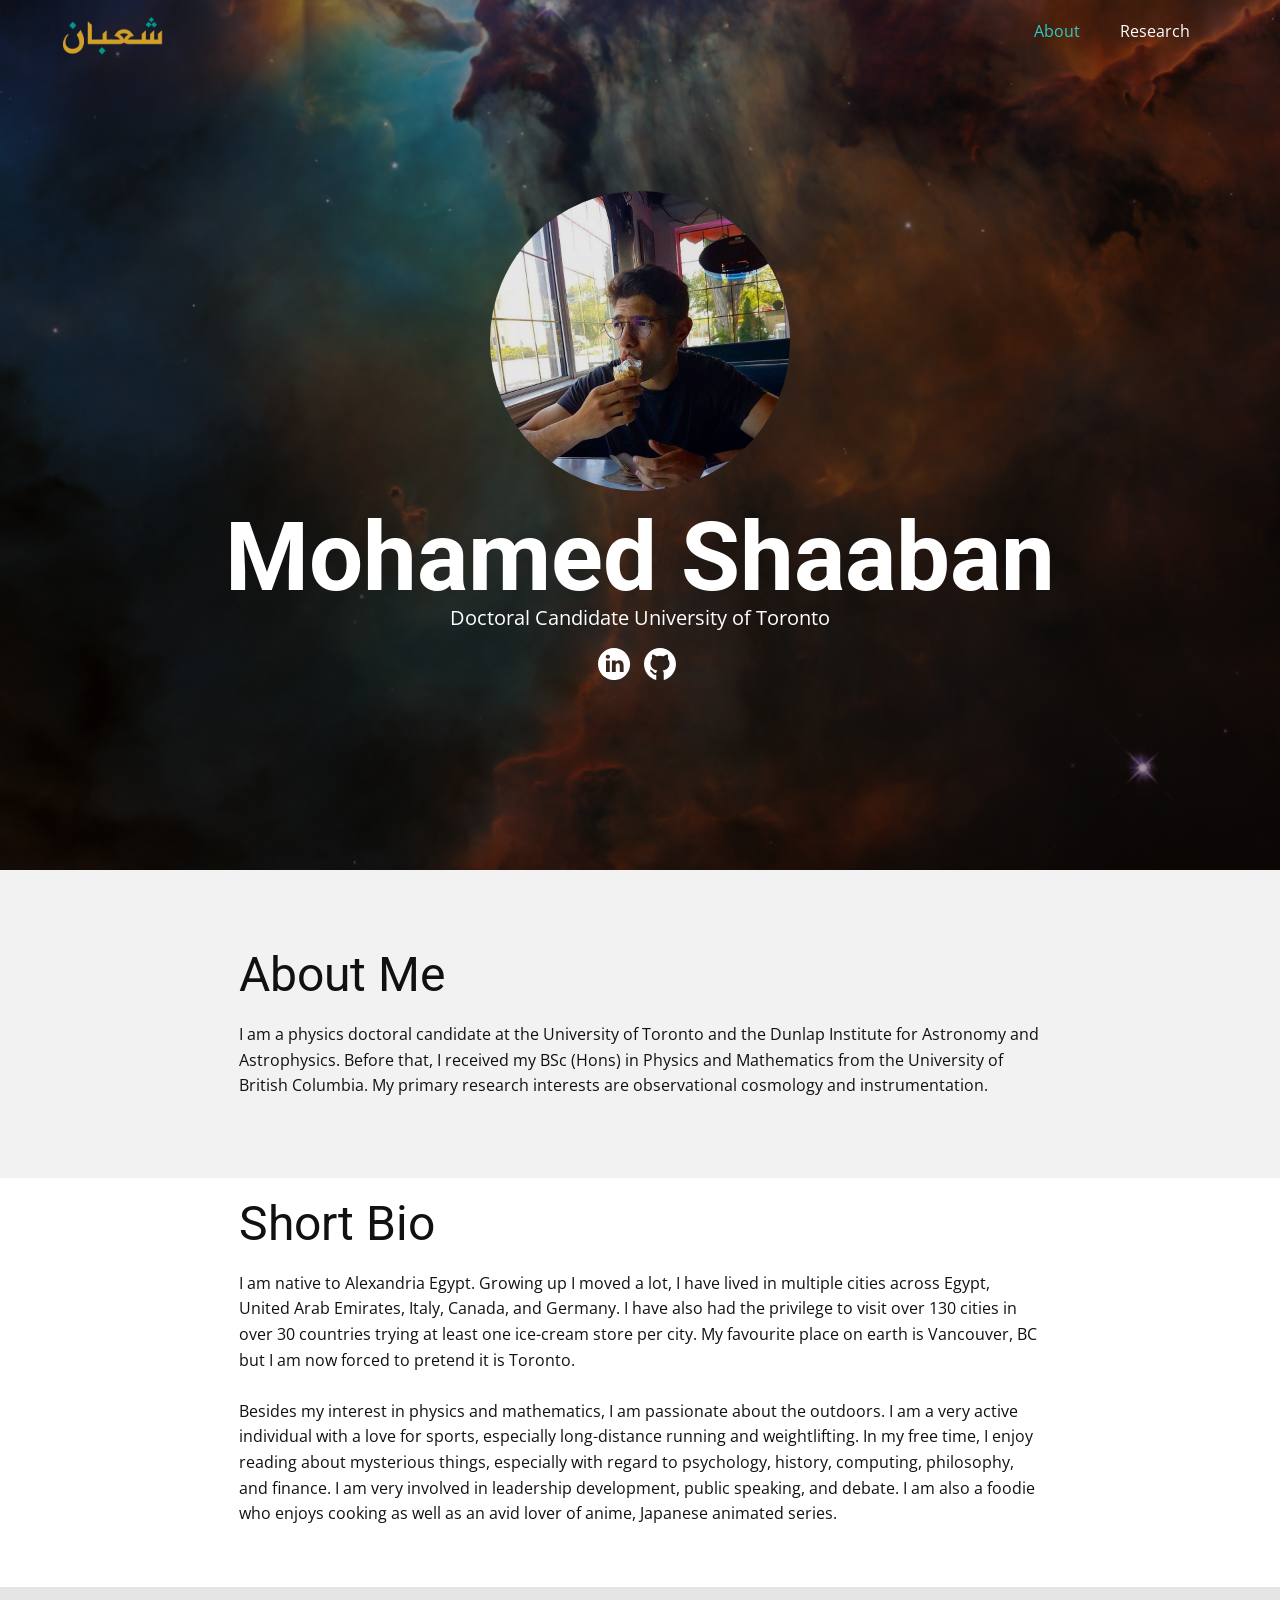
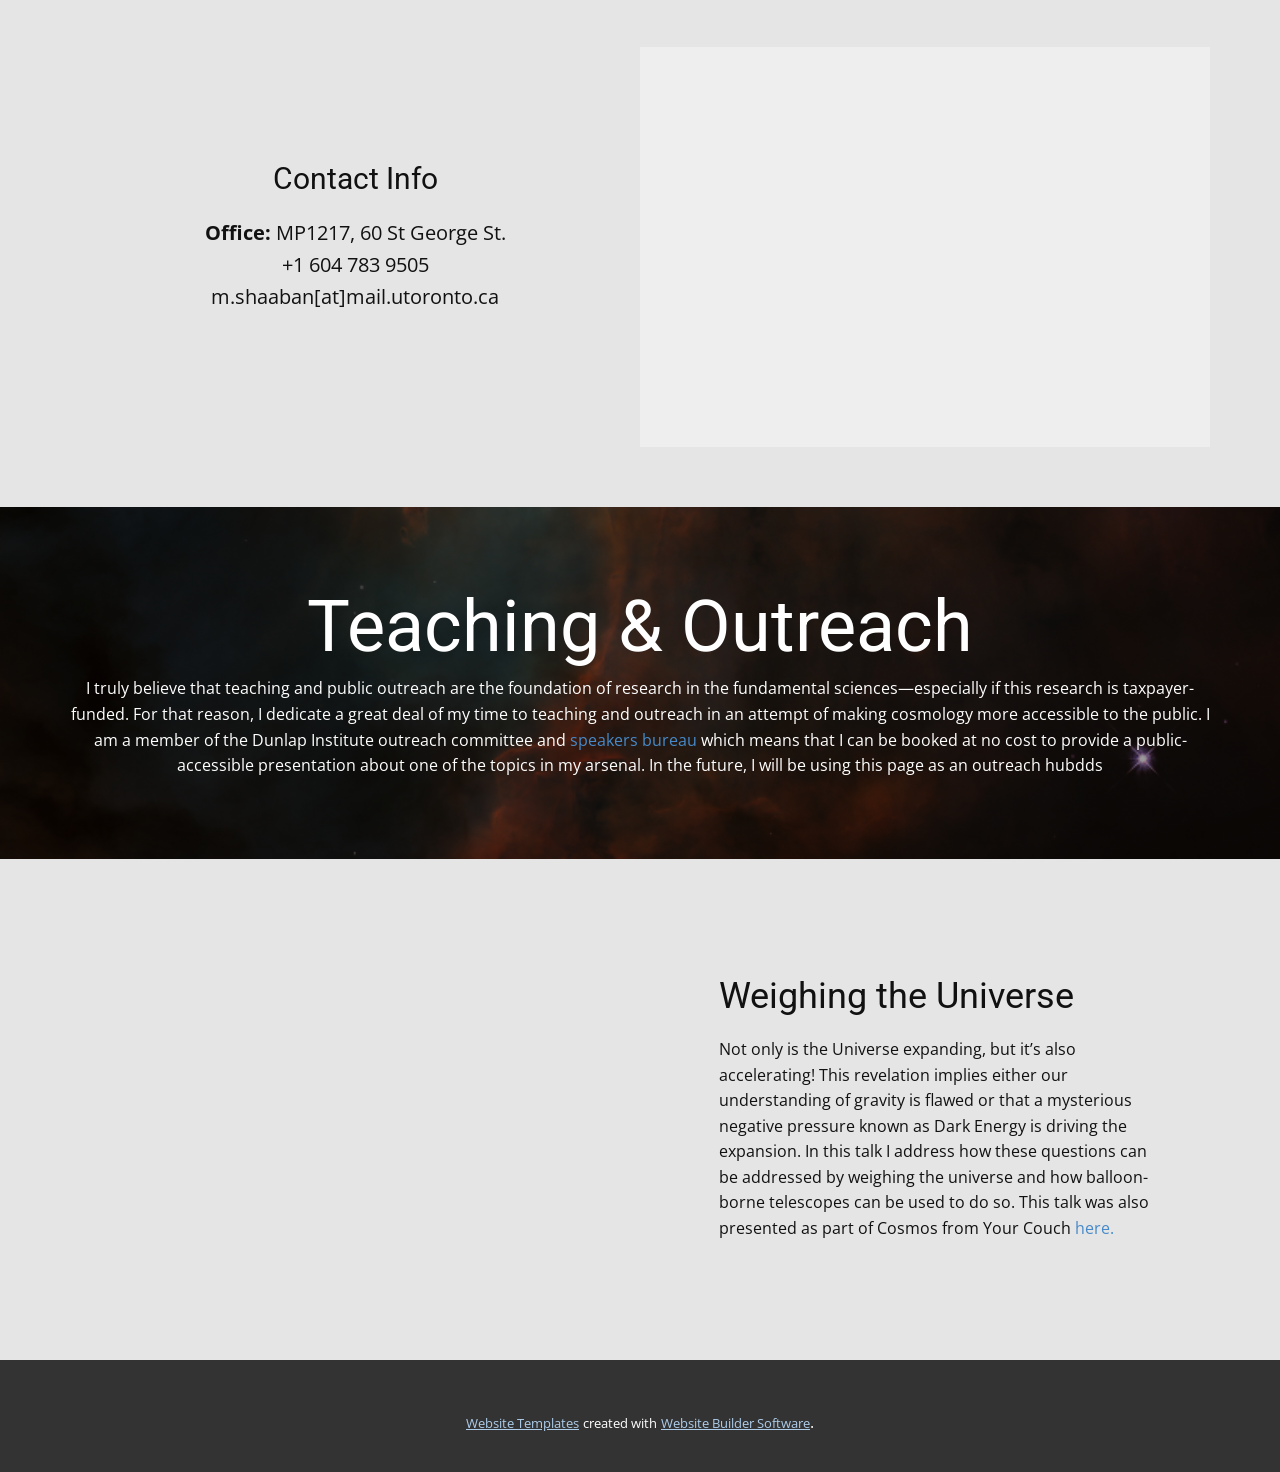
<file: index.html>
<!DOCTYPE html>
<html style="font-size: 16px;">
  <head>
    <meta name="viewport" content="width=device-width, initial-scale=1.0">
    <meta charset="utf-8">
    <meta name="keywords" content="Innovation in the space industry">
    <meta name="description" content="A physics doctoral candidate at the University of Toronto and the Dunlap Institute for Astronomy and Astrophysics. Before that, he received my BSc (Hons) in Physics and Mathematics from the University of British Columbia. His primary research interests are observational cosmology and instrumentation. He is currently a member of the Balloon Astrophysics Group working on SuperBIT, GigaBIT, and LUVS with a focus on the use of galaxy clusters to understand Dark Matter.">
    <meta name="page_type" content="np-template-header-footer-from-plugin">
    <title>About</title>
    <link rel="stylesheet" href="nicepage.css" media="screen">
<link rel="stylesheet" href="About.css" media="screen">
    <script class="u-script" type="text/javascript" src="jquery.js" defer=""></script>
    <script class="u-script" type="text/javascript" src="nicepage.js" defer=""></script>
    <meta name="generator" content="Nicepage 2.28.1, nicepage.com">
    <link id="u-theme-google-font" rel="stylesheet" href="https://fonts.googleapis.com/css?family=Roboto:100,100i,300,300i,400,400i,500,500i,700,700i,900,900i|Open+Sans:300,300i,400,400i,600,600i,700,700i,800,800i">
    
    
    
    
    
    
    
    <script type="application/ld+json">{
		"@context": "http://schema.org",
		"@type": "Organization",
		"name": "WebSite115450",
		"url": "index.html",
		"logo": "images/aljazeera-svg-removebg-preview1.png"
}</script>
    <meta property="og:title" content="About">
    <meta property="og:type" content="website">
    <meta property="og:description" content="A physics doctoral candidate at the University of Toronto and the Dunlap Institute for Astronomy and Astrophysics. Before that, he received my BSc (Hons) in Physics and Mathematics from the University of British Columbia. His primary research interests are observational cosmology and instrumentation. He is currently a member of the Balloon Astrophysics Group working on SuperBIT, GigaBIT, and LUVS with a focus on the use of galaxy clusters to understand Dark Matter.">
    <meta name="theme-color" content="#478ac9">
    <link rel="canonical" href="index.html">
    <meta property="og:url" content="index.html">
  </head>
  <body data-home-page="About.html" data-home-page-title="About" class="u-body u-overlap u-overlap-contrast"><header class="u-clearfix u-header u-header" id="sec-1306"><div class="u-clearfix u-sheet u-sheet-1">
        <a href="About.html" class="u-image u-logo u-image-1" title="About">
          <img src="images/aljazeera-svg-removebg-preview1.png" class="u-logo-image u-logo-image-1" data-image-width="104.0388">
        </a>
        <nav class="u-menu u-menu-dropdown u-offcanvas u-menu-1">
          <div class="menu-collapse" style="font-size: 1rem; letter-spacing: 0;">
            <a class="u-button-style u-custom-left-right-menu-spacing u-custom-padding-bottom u-custom-top-bottom-menu-spacing u-nav-link u-text-active-palette-4-base u-text-hover-palette-2-base u-text-white" href="#">
              <svg><use xmlns:xlink="http://www.w3.org/1999/xlink" xlink:href="#menu-hamburger"></use></svg>
              <svg version="1.1" xmlns="http://www.w3.org/2000/svg" xmlns:xlink="http://www.w3.org/1999/xlink"><defs><symbol id="menu-hamburger" viewBox="0 0 16 16" style="width: 16px; height: 16px;"><rect y="1" width="16" height="2"></rect><rect y="7" width="16" height="2"></rect><rect y="13" width="16" height="2"></rect>
</symbol>
</defs></svg>
            </a>
          </div>
          <div class="u-custom-menu u-nav-container">
            <ul class="u-nav u-unstyled u-nav-1"><li class="u-nav-item"><a class="u-button-style u-nav-link u-text-active-palette-4-base u-text-hover-palette-2-base u-text-white" href="About.html" style="padding: 10px 20px;">About</a>
</li><li class="u-nav-item"><a class="u-button-style u-nav-link u-text-active-palette-4-base u-text-hover-palette-2-base u-text-white" href="Research.html" style="padding: 10px 20px;">Research</a><div class="u-nav-popup"><ul class="u-h-spacing-20 u-nav u-unstyled u-v-spacing-10 u-nav-2"><li class="u-nav-item"><a class="u-button-style u-nav-link u-white" href="Research.html">Overview</a>
</li><li class="u-nav-item"><a class="u-button-style u-nav-link u-white" href="BIT.html">BIT</a>
</li><li class="u-nav-item"><a class="u-button-style u-nav-link u-white" href="LUVS.html">LUVS</a>
</li></ul>
</div>
</li></ul>
          </div>
          <div class="u-custom-menu u-nav-container-collapse">
            <div class="u-black u-container-style u-inner-container-layout u-opacity u-opacity-95 u-sidenav">
              <div class="u-menu-close"></div>
              <ul class="u-align-center u-nav u-popupmenu-items u-unstyled u-nav-3"><li class="u-nav-item"><a class="u-button-style u-nav-link" href="About.html" style="padding: 10px 20px;">About</a>
</li><li class="u-nav-item"><a class="u-button-style u-nav-link" href="Research.html" style="padding: 10px 20px;">Research</a><div class="u-nav-popup"><ul class="u-h-spacing-20 u-nav u-unstyled u-v-spacing-10 u-nav-4"><li class="u-nav-item"><a class="u-button-style u-nav-link" href="Research.html">Overview</a>
</li><li class="u-nav-item"><a class="u-button-style u-nav-link" href="BIT.html">BIT</a>
</li><li class="u-nav-item"><a class="u-button-style u-nav-link" href="LUVS.html">LUVS</a>
</li></ul>
</div>
</li></ul>
            </div>
            <div class="u-black u-menu-overlay u-opacity u-opacity-70"></div>
          </div>
        </nav>
      </div></header>
    <section class="u-align-center u-clearfix u-image u-shading u-section-1" src="" id="sec-de01" data-image-width="803" data-image-height="945">
      <div class="u-clearfix u-sheet u-valign-middle-lg u-valign-middle-md u-valign-middle-sm u-valign-middle-xs u-sheet-1">
        <div alt="" class="u-image u-image-circle u-image-1" src="" data-image-width="899" data-image-height="899"></div>
        <h1 class="u-align-center u-text u-text-white u-title u-text-1">
          <a class="u-active-none u-border-0 u-btn u-button-style u-hover-none u-none u-text-white u-btn-1" href="#sec-c2b7" spellcheck="false">Mohamed Shaaban<br>
          </a>
        </h1>
        <p class="u-align-center u-large-text u-text u-text-default u-text-variant u-text-2">Doctoral Candidate University of Toronto <br>
        </p>
        <div class="u-social-icons u-spacing-10 u-social-icons-1">
          <a class="u-social-url" target="_blank" href="https://linkedin.com/in/mohamed-shaaban-873749165"><span class="u-icon u-icon-circle u-social-linkedin u-social-type-fill u-icon-1"><svg class="u-svg-link" preserveAspectRatio="xMidYMin slice" viewBox="0 0 112 112" style=""><use xmlns:xlink="http://www.w3.org/1999/xlink" xlink:href="#svg-38c5"></use></svg><svg xmlns="http://www.w3.org/2000/svg" xmlns:xlink="http://www.w3.org/1999/xlink" version="1.1" xml:space="preserve" class="u-svg-content" viewBox="0 0 112 112" x="0px" y="0px" id="svg-38c5"><path d="M62.1,49.3v-0.1C62.1,49.2,62,49.2,62.1,49.3L62.1,49.3z"></path><path d="M56.1,0C25.1,0,0,25.1,0,56.1s25.1,56.1,56.1,56.1c31,0,56.1-25.1,56.1-56.1S87.1,0,56.1,0z M41.3,83.7H27.9 V43.4h13.4V83.7z M34.6,37.9L34.6,37.9c-4.6,0-7.5-3.1-7.5-7c0-4,3-7,7.6-7c4.6,0,7.4,3,7.5,7C42.2,34.8,39.2,37.9,34.6,37.9z M89.6,83.7H76.2V62.2c0-5.4-1.9-9.1-6.8-9.1c-3.7,0-5.9,2.5-6.9,4.9c-0.4,0.9-0.4,2.1-0.4,3.3v22.5H48.7c0,0,0.2-36.5,0-40.3h13.4 v5.7c1.8-2.7,5-6.7,12.1-6.7c8.8,0,15.4,5.8,15.4,18.1V83.7z"></path></svg></span>
          </a>
        </div><span class="u-icon u-icon-circle u-text-white u-icon-2" data-href="https://www.github.com/ShaabanM" data-target="_blank"><svg class="u-svg-link" preserveAspectRatio="xMidYMin slice" viewBox="0 0 512 512" style=""><use xmlns:xlink="http://www.w3.org/1999/xlink" xlink:href="#svg-6430"></use></svg><svg xmlns="http://www.w3.org/2000/svg" xmlns:xlink="http://www.w3.org/1999/xlink" version="1.1" xml:space="preserve" class="u-svg-content" viewBox="0 0 512 512" id="svg-6430"><path d="m256 0c-140.609375 0-256 115.390625-256 256 0 119.988281 84.195312 228.984375 196 256v-84.695312c-11.078125 2.425781-21.273438 2.496093-32.550781-.828126-15.128907-4.464843-27.421875-14.542968-36.546875-29.910156-5.816406-9.8125-16.125-20.453125-26.878906-19.671875l-2.636719-29.882812c23.253906-1.992188 43.371093 14.167969 55.3125 34.230469 5.304687 8.921874 11.410156 14.152343 19.246093 16.464843 7.574219 2.230469 15.707032 1.160157 25.183594-2.1875 2.378906-18.972656 11.070313-26.074219 17.636719-36.074219v-.015624c-66.679687-9.945313-93.253906-45.320313-103.800781-73.242188-13.976563-37.074219-6.476563-83.390625 18.238281-112.660156.480469-.570313 1.347656-2.0625 1.011719-3.105469-11.332032-34.230469 2.476562-62.546875 2.984375-65.550781 13.078125 3.867187 15.203125-3.890625 56.808593 21.386718l7.191407 4.320313c3.007812 1.792969 2.0625.769531 5.070312.542969 17.371094-4.71875 35.683594-7.324219 53.726563-7.558594 18.179687.234375 36.375 2.839844 54.464844 7.75l2.328124.234375c-.203124-.03125.632813-.148437 2.035157-.984375 51.972656-31.480469 50.105469-21.191406 64.042969-25.722656.503906 3.007812 14.128906 31.785156 2.917968 65.582031-1.511718 4.65625 45.058594 47.300781 19.246094 115.753906-10.546875 27.933594-37.117188 63.308594-103.796875 73.253907v.015624c8.546875 13.027344 18.816406 19.957032 18.761719 46.832032v105.722656c111.808594-27.015625 196-136.011719 196-256 .003906-140.609375-115.386719-256-255.996094-256zm0 0"></path></svg></span>
      </div>
    </section>
    <section class="u-clearfix u-grey-5 u-section-2" id="sec-c2b7">
      <div class="u-clearfix u-sheet u-valign-middle u-sheet-1">
        <h1 class="u-text u-text-1">About Me<br>
        </h1>
        <p class="u-text u-text-2"> I am a physics doctoral candidate at the University of Toronto and
          the Dunlap Institute for Astronomy and Astrophysics. Before that, I received my BSc
          (Hons) in Physics and Mathematics from the University of British Columbia.
        
        My primary research interests are observational cosmology and instrumentation.</p>
      </div>
    </section>
    <section class="u-clearfix u-section-3" id="sec-cc06">
      <div class="u-clearfix u-sheet u-sheet-1">
        <h1 class="u-text u-text-1">Short Bio<br>
        </h1>
        <p class="u-text u-text-2"> I am native to Alexandria Egypt. Growing up I moved a lot, I have lived in multiple cities across
          Egypt, United Arab Emirates, Italy, Canada, and Germany. I have also had the privilege to visit over 130
          cities in over 30 countries trying at least one ice-cream store per city. My favourite place on earth is
          Vancouver, BC but I am now forced to pretend it is Toronto. <br>
          <br>Besides my interest in physics and mathematics, I am passionate about the outdoors. I am a very active individual with a love for sports, especially long-distance running and weightlifting. In my free time, I
          enjoy reading about mysterious things, especially with regard to psychology, history, computing,
          philosophy, and finance. I am very involved in leadership development, public speaking, and debate. I am also a foodie who enjoys cooking as well as an avid lover of anime, Japanese animated series. 
        </p>
      </div>
    </section>
    <section class="u-clearfix u-grey-10 u-section-4" id="sec-0adb">
      <div class="u-clearfix u-sheet u-sheet-1">
        <div class="u-clearfix u-expanded-width u-layout-wrap u-layout-wrap-1">
          <div class="u-layout">
            <div class="u-layout-row">
              <div class="u-align-center u-container-style u-layout-cell u-left-cell u-size-30 u-layout-cell-1">
                <div class="u-container-layout u-valign-middle u-container-layout-1">
                  <h3 class="u-text u-text-default u-text-1">Contact Info<br>
                  </h3>
                  <p class="u-large-text u-text u-text-default u-text-font u-text-variant u-text-2" spellcheck="false"><b>Office: </b>MP1217, 60 St George St.<br>+1 604 783 9505<br>m.shaaban[at]mail.utoronto.ca<br>
                  </p>
                </div>
              </div>
              <div class="u-container-style u-layout-cell u-right-cell u-size-30 u-layout-cell-2">
                <div class="u-container-layout u-container-layout-2">
                  <div class="u-expanded u-grey-light-2 u-map">
                    <div class="embed-responsive">
                      <iframe class="embed-responsive-item" src="//maps.google.com/maps?output=embed&amp;q=60%20st%20goerge%20st&amp;z=14&amp;t=m" data-map="JTdCJTIyYWRkcmVzcyUyMiUzQSUyMjYwJTIwc3QlMjBnb2VyZ2UlMjBzdCUyMiUyQyUyMnpvb20lMjIlM0ExNCUyQyUyMnR5cGVJZCUyMiUzQSUyMnJvYWQlMjIlMkMlMjJsYW5nJTIyJTNBJTIyJTIyJTdE"></iframe>
                    </div>
                  </div>
                </div>
              </div>
            </div>
          </div>
        </div>
      </div>
    </section>
    <section class="u-align-center u-clearfix u-image u-shading u-section-5" src="" id="sec-e81d" data-image-width="803" data-image-height="945">
      <div class="u-clearfix u-sheet u-valign-middle u-sheet-1">
        <h1 class="u-text u-text-default u-title u-text-1">Teaching &amp; Outreach</h1>
        <p class="u-text u-text-default u-text-2">I truly believe that teaching and public outreach are the foundation of research in the fundamental sciences—especially if this research is taxpayer-funded. For that reason, I dedicate a great deal of my time to teaching and outreach in an attempt of making cosmology more accessible to the public. I am a member of the Dunlap Institute outreach committee and <a href="https://universe.utoronto.ca/talks-lectures/speakers/" class="u-active-none u-border-none u-btn u-button-link u-button-style u-hover-none u-none u-text-palette-1-base u-btn-1">speakers bureau</a> which means that I can be booked at no cost to provide a public-accessible presentation about one of the topics in my arsenal. In the future, I will be using this page as an outreach hubdds<br>
        </p>
      </div>
    </section>
    <section class="u-clearfix u-grey-10 u-section-6" id="sec-f777">
      <div class="u-clearfix u-sheet u-sheet-1">
        <div class="u-clearfix u-gutter-50 u-layout-wrap u-layout-wrap-1">
          <div class="u-layout">
            <div class="u-layout-row">
              <div class="u-align-left u-container-style u-layout-cell u-left-cell u-size-30 u-layout-cell-1">
                <div class="u-container-layout u-valign-middle u-container-layout-1">
                  <div class="u-expanded u-video u-video-contain">
                    <div style="position: absolute;" class="embed-responsive">
                      <iframe style="position: absolute;top: 0;left: 0;width: 100%;height: 100%;" class="embed-responsive-item" src="https://www.youtube.com/embed/rguVxzo5934?mute=0&amp;showinfo=0&amp;controls=0&amp;start=0" allowfullscreen="" frameborder="0"></iframe>
                    </div>
                  </div>
                </div>
              </div>
              <div class="u-align-left u-container-style u-layout-cell u-right-cell u-size-30 u-layout-cell-2">
                <div class="u-container-layout u-valign-middle u-container-layout-2">
                  <h2 class="u-text u-text-1" spellcheck="false">Weighing the Universe<br>
                  </h2>
                  <p class="u-text u-text-2" spellcheck="false">Not only is the Universe expanding, but it’s also accelerating! This 
revelation implies either our understanding of gravity is flawed or that
 a mysterious negative pressure known as Dark Energy is driving the 
expansion. In this talk I address how these questions can be addressed by weighing the universe and how balloon-borne telescopes can be used to do so. This talk was also presented as part of Cosmos from Your Couch <a href="#">here.</a>
                    <br>
                  </p>
                </div>
              </div>
            </div>
          </div>
        </div>
      </div>
    </section>
    
    
    <footer class="u-align-left u-clearfix u-footer u-grey-80 u-footer" id="sec-6a99"><div class="u-clearfix u-sheet u-sheet-1"></div></footer>
    <section class="u-backlink u-clearfix u-grey-80">
      <a class="u-link" href="https://nicepage.com/website-templates" target="_blank">
        <span>Website Templates</span>
      </a>
      <p class="u-text">
        <span>created with</span>
      </p>
      <a class="u-link" href="https://nicepage.com/" target="_blank">
        <span>Website Builder Software</span>
      </a>. 
    </section>
  </body>
</html>
</file>
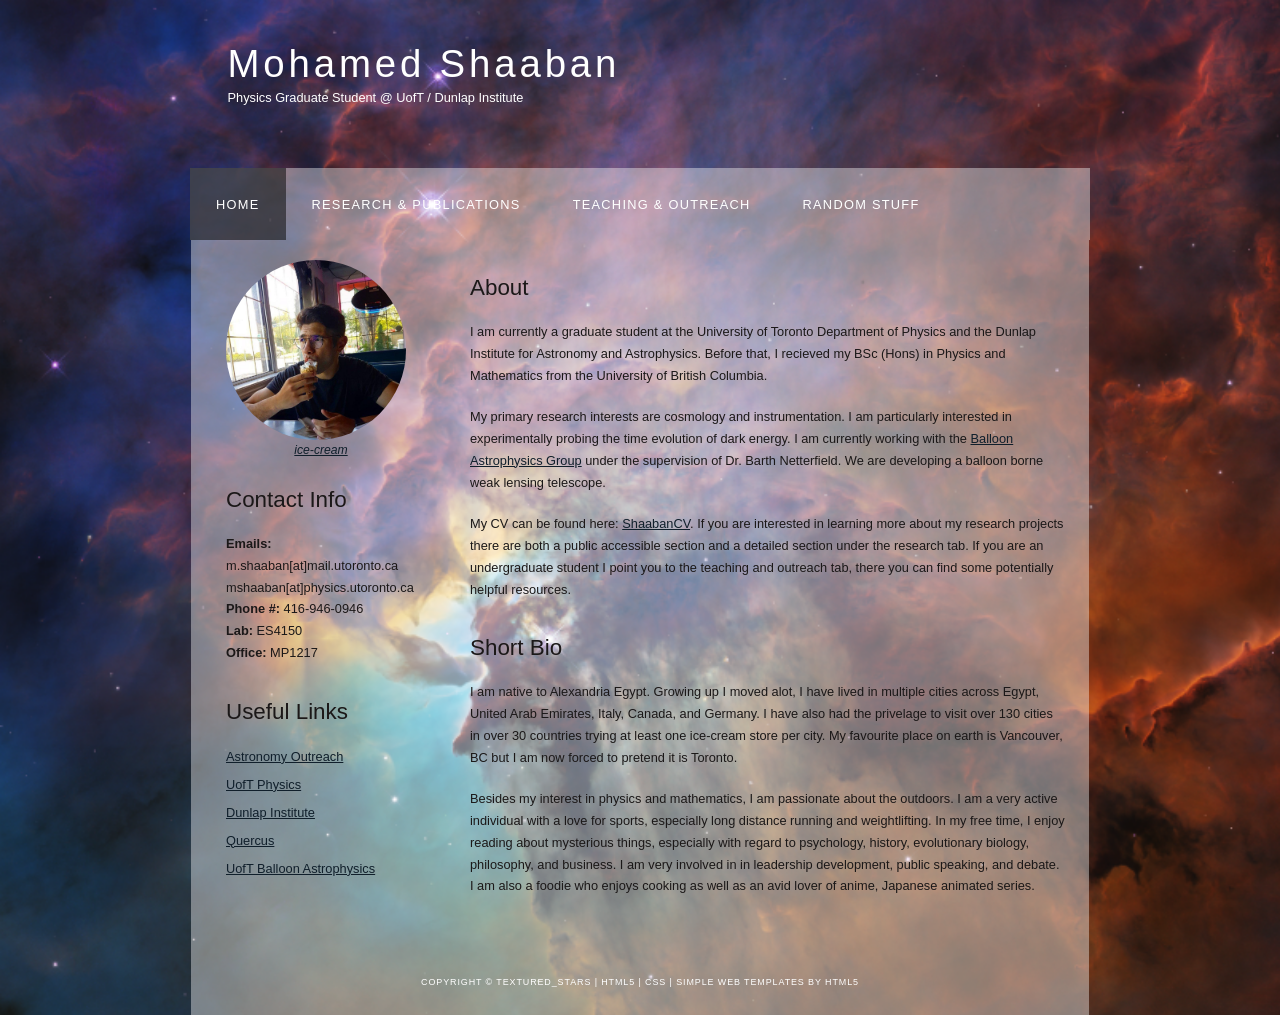
<file: old/index.html>
<!DOCTYPE HTML>
<html>

<head>
  <title>Mohamed Shaaban</title>
  <meta name="description" content="Shaaban's personal graduate student website" />
  <meta name="keywords" content="shaaban, mohamed, physics, astronomy, balloon, toronto, cosmology, cosmologist" />
  <meta http-equiv="content-type" content="text/html; charset=windows-1252" />
  <link rel="stylesheet" type="text/css" href="style/style.css" title="style" />
</head>

<body>
  <div id="main">
    <div id="header">
      <div id="logo">
        <div id="logo_text">
          <!-- class="logo_colour", allows you to change the colour of the text -->
          <h1><a href="https://www.physics.utoronto.ca/~mshaaban/">Mohamed<span class="logo_colour"> Shaaban</span></a></h1>
          <h2>Physics Graduate Student @ UofT / Dunlap Institute </h2>
        </div>
      </div>
      <div id="menubar">
        <ul id="menu">
          <!-- put class="selected" in the li tag for the selected page - to highlight which page you're on -->
          <li class="selected"><a href="index.html">Home</a></li>
          <li><a href="research.html">Research & Publications</a></li>
          <li><a href="teaching.html">Teaching & Outreach</a></li>
          <li><a href="random.html">Random Stuff</a></li>
        </ul>
      </div>
    </div>
    <div id="site_content">
      <div class="sidebar">
        <!-- insert your sidebar items here -->

        <span class="left"><img src="style/graphic.jpg" alt="example graphic" /></span>
        <center>
          <h5> <a href="https://www.physics.uoguelph.ca/STAO/icecream.html">ice-cream</a> </h5>
        </center>

        <h3>Contact Info</h3>

        <p> <b>Emails:</b> m.shaaban[at]mail.utoronto.ca <br />
          mshaaban[at]physics.utoronto.ca <br />
          <b> Phone #:</b> 416-946-0946 <br />
          <b> Lab:</b> ES4150 <br />
          <b> Office:</b> MP1217
        </p>
        <h3>Useful Links</h3>
        <ul>
          <li><a href="https://universe.utoronto.ca/">Astronomy Outreach</a></li>
          <li><a href="https://www.physics.utoronto.ca/">UofT Physics</a></li>
          <li><a href="http://www.dunlap.utoronto.ca/">Dunlap Institute</a></li>
          <li><a href="https://idpz.utorauth.utoronto.ca/idp/profile/SAML2/Redirect/SSO;jsessionid=EF37C3B94CB5318E8084241233A5EAC9?execution=e1s1">Quercus</a></li>
          <li><a href="https://sites.physics.utoronto.ca/barthnetterfield">UofT Balloon Astrophysics</a></li>
        </ul>
      </div>
      <div id="content">
        <!-- insert the page content here -->
        <h1>About</h1>
        <p> I am currently a graduate student at the University of Toronto Department of Physics and
          the Dunlap Institute for Astronomy and Astrophysics. Before that, I recieved my BSc
          (Hons) in Physics and Mathematics from the University of British Columbia.
        </p>
        <p>My primary research interests are cosmology and instrumentation.
          I am particularly interested in experimentally
          probing the time evolution of dark energy. I am currently working
          with the <a href="https://sites.physics.utoronto.ca/barthnetterfield">Balloon Astrophysics Group</a>
          under the supervision of Dr. Barth Netterfield. We are developing a balloon borne weak lensing telescope.
        </p>
        <p>
          My CV can be found here: <a href="Core_Resume.pdf">ShaabanCV</a>. If you are interested in learning more
          about
          my research projects there are both a public accessible section and a detailed section under the research
          tab. If you are an undergraduate student I point you to the teaching and outreach tab, there you can find
          some potentially helpful resources.
        </p>
        <h2>Short Bio</h2>
        <p> I am native to Alexandria Egypt. Growing up I moved alot, I have lived in multiple cities across
          Egypt, United Arab Emirates, Italy, Canada, and Germany. I have also had the privelage to visit over 130
          cities in over 30 countries trying at least one ice-cream store per city. My favourite place on earth is
          Vancouver, BC but I am now forced to pretend it is Toronto.
        </p>
        <p>
          Besides my interest in physics and mathematics, I am passionate about the outdoors. I am a very active
          individual with a love for sports, especially long distance running and weightlifting. In my free time, I
          enjoy reading about mysterious things, especially with regard to psychology, history, evolutionary biology,
          philosophy, and business. I am very involved in in leadership development, public speaking, and debate. I am
          also a foodie who enjoys cooking as
          well as an avid lover of anime, Japanese animated series.
        </p>
      </div>
    </div>

</body>

<foot>
  <div id="footer">
    Copyright &copy; textured_stars | <a href="http://validator.w3.org/check?uri=referer">HTML5</a> | <a href="http://jigsaw.w3.org/css-validator/check/referer">CSS</a>
    | <a href="http://www.html5webtemplates.co.uk">Simple web templates by HTML5</a>
  </div>
  </div>
</foot>

</html>
</file>
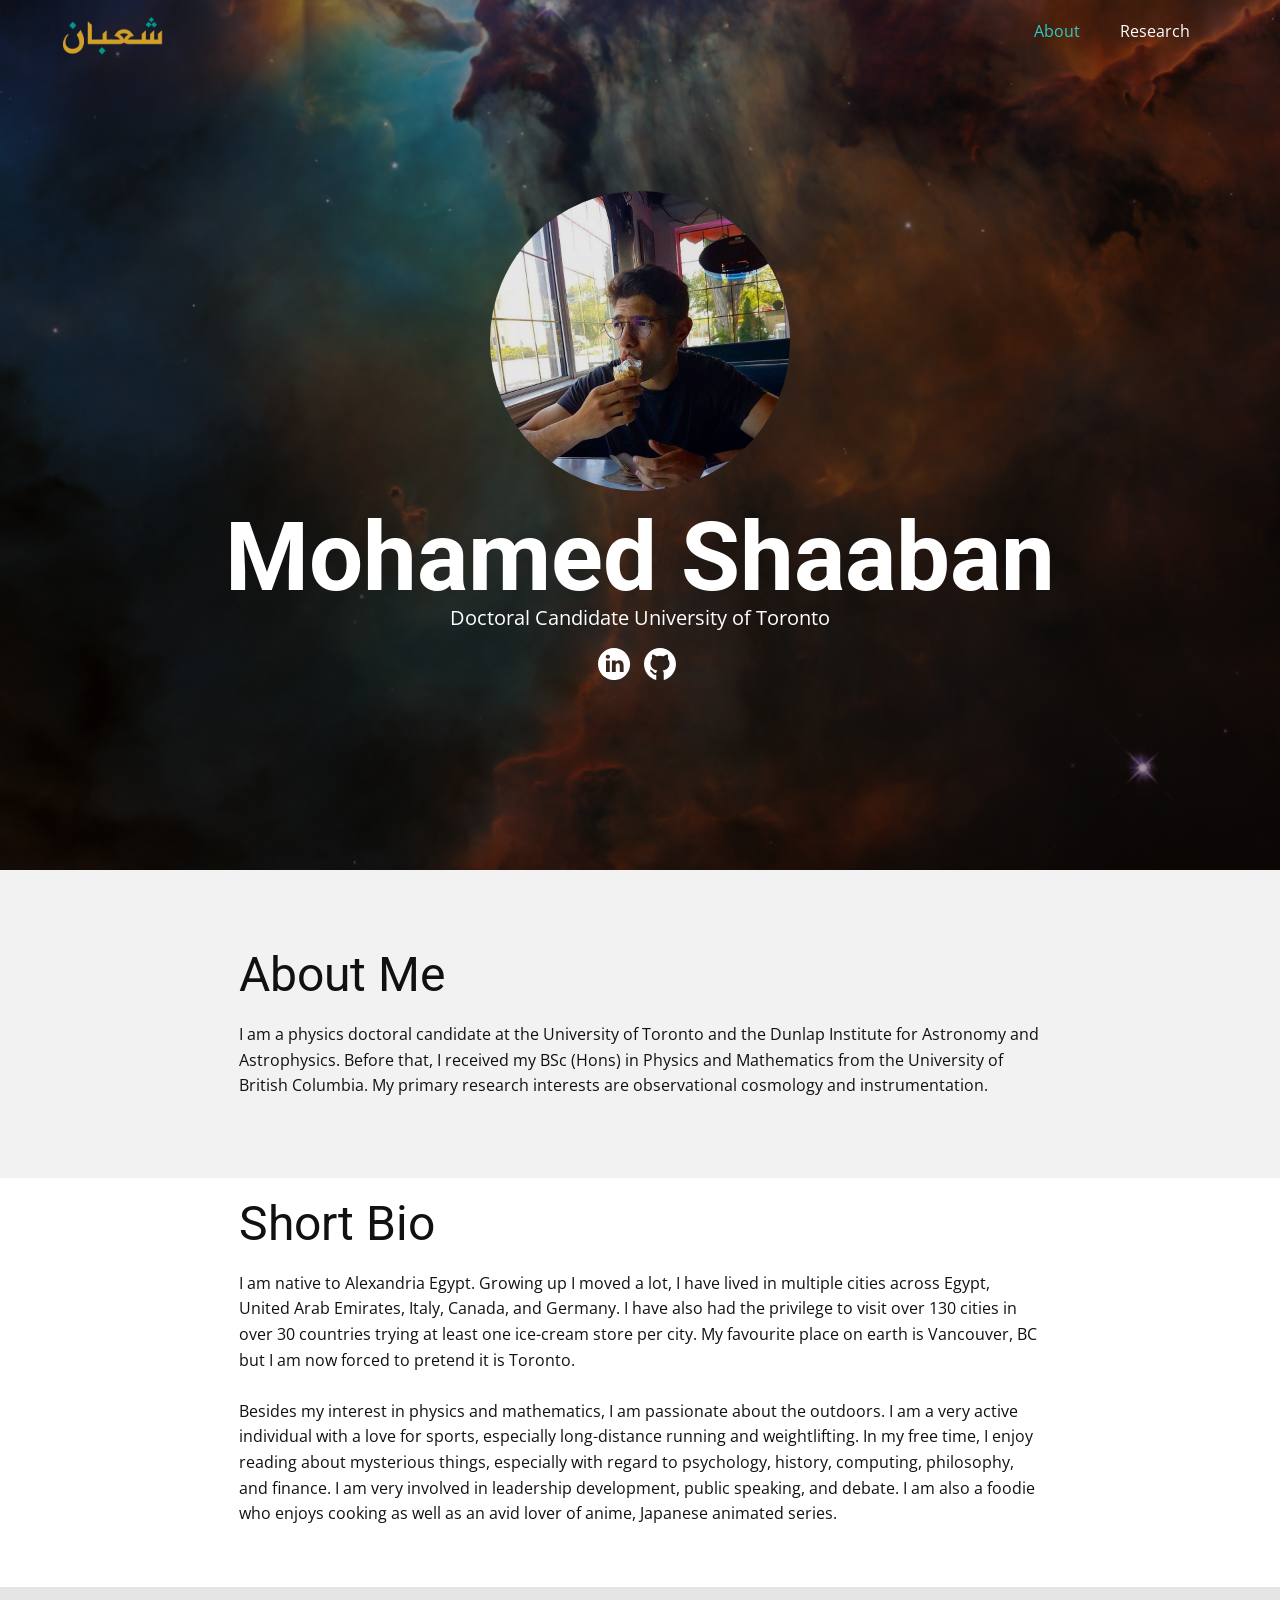
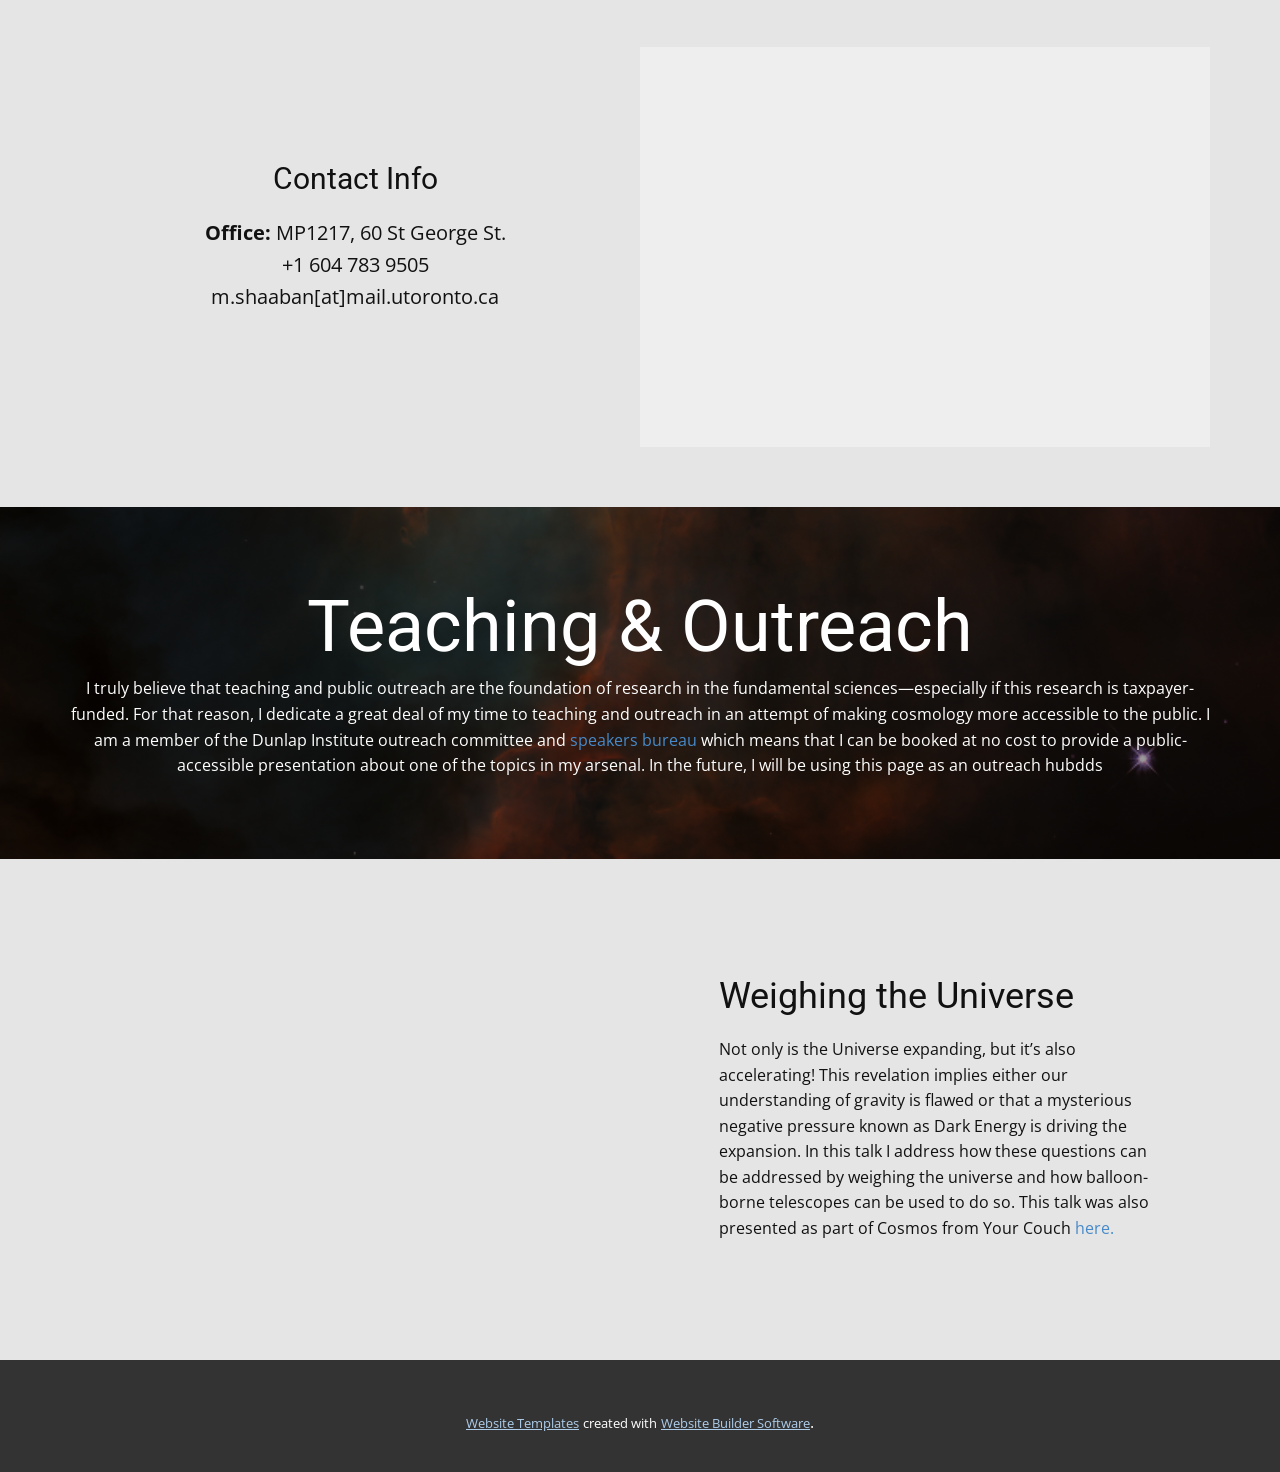
<file: About.html>
<!DOCTYPE html>
<html style="font-size: 16px;">
  <head>
    <meta name="viewport" content="width=device-width, initial-scale=1.0">
    <meta charset="utf-8">
    <meta name="keywords" content="Innovation in the space industry">
    <meta name="description" content="A physics doctoral candidate at the University of Toronto and the Dunlap Institute for Astronomy and Astrophysics. Before that, he received my BSc (Hons) in Physics and Mathematics from the University of British Columbia. His primary research interests are observational cosmology and instrumentation. He is currently a member of the Balloon Astrophysics Group working on SuperBIT, GigaBIT, and LUVS with a focus on the use of galaxy clusters to understand Dark Matter.">
    <meta name="page_type" content="np-template-header-footer-from-plugin">
    <title>About</title>
    <link rel="stylesheet" href="nicepage.css" media="screen">
<link rel="stylesheet" href="About.css" media="screen">
    <script class="u-script" type="text/javascript" src="jquery.js" defer=""></script>
    <script class="u-script" type="text/javascript" src="nicepage.js" defer=""></script>
    <meta name="generator" content="Nicepage 2.28.1, nicepage.com">
    <link id="u-theme-google-font" rel="stylesheet" href="https://fonts.googleapis.com/css?family=Roboto:100,100i,300,300i,400,400i,500,500i,700,700i,900,900i|Open+Sans:300,300i,400,400i,600,600i,700,700i,800,800i">
    
    
    
    
    
    
    
    <script type="application/ld+json">{
		"@context": "http://schema.org",
		"@type": "Organization",
		"name": "WebSite115450",
		"url": "index.html",
		"logo": "images/aljazeera-svg-removebg-preview1.png"
}</script>
    <meta property="og:title" content="About">
    <meta property="og:type" content="website">
    <meta property="og:description" content="A physics doctoral candidate at the University of Toronto and the Dunlap Institute for Astronomy and Astrophysics. Before that, he received my BSc (Hons) in Physics and Mathematics from the University of British Columbia. His primary research interests are observational cosmology and instrumentation. He is currently a member of the Balloon Astrophysics Group working on SuperBIT, GigaBIT, and LUVS with a focus on the use of galaxy clusters to understand Dark Matter.">
    <meta name="theme-color" content="#478ac9">
    <link rel="canonical" href="index.html">
    <meta property="og:url" content="index.html">
  </head>
  <body class="u-body u-overlap u-overlap-contrast"><header class="u-clearfix u-header u-header" id="sec-1306"><div class="u-clearfix u-sheet u-sheet-1">
        <a href="About.html" class="u-image u-logo u-image-1" title="About">
          <img src="images/aljazeera-svg-removebg-preview1.png" class="u-logo-image u-logo-image-1" data-image-width="104.0388">
        </a>
        <nav class="u-menu u-menu-dropdown u-offcanvas u-menu-1">
          <div class="menu-collapse" style="font-size: 1rem; letter-spacing: 0;">
            <a class="u-button-style u-custom-left-right-menu-spacing u-custom-padding-bottom u-custom-top-bottom-menu-spacing u-nav-link u-text-active-palette-4-base u-text-hover-palette-2-base u-text-white" href="#">
              <svg><use xmlns:xlink="http://www.w3.org/1999/xlink" xlink:href="#menu-hamburger"></use></svg>
              <svg version="1.1" xmlns="http://www.w3.org/2000/svg" xmlns:xlink="http://www.w3.org/1999/xlink"><defs><symbol id="menu-hamburger" viewBox="0 0 16 16" style="width: 16px; height: 16px;"><rect y="1" width="16" height="2"></rect><rect y="7" width="16" height="2"></rect><rect y="13" width="16" height="2"></rect>
</symbol>
</defs></svg>
            </a>
          </div>
          <div class="u-custom-menu u-nav-container">
            <ul class="u-nav u-unstyled u-nav-1"><li class="u-nav-item"><a class="u-button-style u-nav-link u-text-active-palette-4-base u-text-hover-palette-2-base u-text-white" href="About.html" style="padding: 10px 20px;">About</a>
</li><li class="u-nav-item"><a class="u-button-style u-nav-link u-text-active-palette-4-base u-text-hover-palette-2-base u-text-white" href="Research.html" style="padding: 10px 20px;">Research</a><div class="u-nav-popup"><ul class="u-h-spacing-20 u-nav u-unstyled u-v-spacing-10 u-nav-2"><li class="u-nav-item"><a class="u-button-style u-nav-link u-white" href="Research.html">Overview</a>
</li><li class="u-nav-item"><a class="u-button-style u-nav-link u-white" href="BIT.html">BIT</a>
</li><li class="u-nav-item"><a class="u-button-style u-nav-link u-white" href="LUVS.html">LUVS</a>
</li></ul>
</div>
</li></ul>
          </div>
          <div class="u-custom-menu u-nav-container-collapse">
            <div class="u-black u-container-style u-inner-container-layout u-opacity u-opacity-95 u-sidenav">
              <div class="u-menu-close"></div>
              <ul class="u-align-center u-nav u-popupmenu-items u-unstyled u-nav-3"><li class="u-nav-item"><a class="u-button-style u-nav-link" href="About.html" style="padding: 10px 20px;">About</a>
</li><li class="u-nav-item"><a class="u-button-style u-nav-link" href="Research.html" style="padding: 10px 20px;">Research</a><div class="u-nav-popup"><ul class="u-h-spacing-20 u-nav u-unstyled u-v-spacing-10 u-nav-4"><li class="u-nav-item"><a class="u-button-style u-nav-link" href="Research.html">Overview</a>
</li><li class="u-nav-item"><a class="u-button-style u-nav-link" href="BIT.html">BIT</a>
</li><li class="u-nav-item"><a class="u-button-style u-nav-link" href="LUVS.html">LUVS</a>
</li></ul>
</div>
</li></ul>
            </div>
            <div class="u-black u-menu-overlay u-opacity u-opacity-70"></div>
          </div>
        </nav>
      </div></header>
    <section class="u-align-center u-clearfix u-image u-shading u-section-1" src="" id="sec-de01" data-image-width="803" data-image-height="945">
      <div class="u-clearfix u-sheet u-valign-middle-lg u-valign-middle-md u-valign-middle-sm u-valign-middle-xs u-sheet-1">
        <div alt="" class="u-image u-image-circle u-image-1" src="" data-image-width="899" data-image-height="899"></div>
        <h1 class="u-align-center u-text u-text-white u-title u-text-1">
          <a class="u-active-none u-border-0 u-btn u-button-style u-hover-none u-none u-text-white u-btn-1" href="#sec-c2b7" spellcheck="false">Mohamed Shaaban<br>
          </a>
        </h1>
        <p class="u-align-center u-large-text u-text u-text-default u-text-variant u-text-2">Doctoral Candidate University of Toronto <br>
        </p>
        <div class="u-social-icons u-spacing-10 u-social-icons-1">
          <a class="u-social-url" target="_blank" href="https://linkedin.com/in/mohamed-shaaban-873749165"><span class="u-icon u-icon-circle u-social-linkedin u-social-type-fill u-icon-1"><svg class="u-svg-link" preserveAspectRatio="xMidYMin slice" viewBox="0 0 112 112" style=""><use xmlns:xlink="http://www.w3.org/1999/xlink" xlink:href="#svg-38c5"></use></svg><svg xmlns="http://www.w3.org/2000/svg" xmlns:xlink="http://www.w3.org/1999/xlink" version="1.1" xml:space="preserve" class="u-svg-content" viewBox="0 0 112 112" x="0px" y="0px" id="svg-38c5"><path d="M62.1,49.3v-0.1C62.1,49.2,62,49.2,62.1,49.3L62.1,49.3z"></path><path d="M56.1,0C25.1,0,0,25.1,0,56.1s25.1,56.1,56.1,56.1c31,0,56.1-25.1,56.1-56.1S87.1,0,56.1,0z M41.3,83.7H27.9 V43.4h13.4V83.7z M34.6,37.9L34.6,37.9c-4.6,0-7.5-3.1-7.5-7c0-4,3-7,7.6-7c4.6,0,7.4,3,7.5,7C42.2,34.8,39.2,37.9,34.6,37.9z M89.6,83.7H76.2V62.2c0-5.4-1.9-9.1-6.8-9.1c-3.7,0-5.9,2.5-6.9,4.9c-0.4,0.9-0.4,2.1-0.4,3.3v22.5H48.7c0,0,0.2-36.5,0-40.3h13.4 v5.7c1.8-2.7,5-6.7,12.1-6.7c8.8,0,15.4,5.8,15.4,18.1V83.7z"></path></svg></span>
          </a>
        </div><span class="u-icon u-icon-circle u-text-white u-icon-2" data-href="https://www.github.com/ShaabanM" data-target="_blank"><svg class="u-svg-link" preserveAspectRatio="xMidYMin slice" viewBox="0 0 512 512" style=""><use xmlns:xlink="http://www.w3.org/1999/xlink" xlink:href="#svg-6430"></use></svg><svg xmlns="http://www.w3.org/2000/svg" xmlns:xlink="http://www.w3.org/1999/xlink" version="1.1" xml:space="preserve" class="u-svg-content" viewBox="0 0 512 512" id="svg-6430"><path d="m256 0c-140.609375 0-256 115.390625-256 256 0 119.988281 84.195312 228.984375 196 256v-84.695312c-11.078125 2.425781-21.273438 2.496093-32.550781-.828126-15.128907-4.464843-27.421875-14.542968-36.546875-29.910156-5.816406-9.8125-16.125-20.453125-26.878906-19.671875l-2.636719-29.882812c23.253906-1.992188 43.371093 14.167969 55.3125 34.230469 5.304687 8.921874 11.410156 14.152343 19.246093 16.464843 7.574219 2.230469 15.707032 1.160157 25.183594-2.1875 2.378906-18.972656 11.070313-26.074219 17.636719-36.074219v-.015624c-66.679687-9.945313-93.253906-45.320313-103.800781-73.242188-13.976563-37.074219-6.476563-83.390625 18.238281-112.660156.480469-.570313 1.347656-2.0625 1.011719-3.105469-11.332032-34.230469 2.476562-62.546875 2.984375-65.550781 13.078125 3.867187 15.203125-3.890625 56.808593 21.386718l7.191407 4.320313c3.007812 1.792969 2.0625.769531 5.070312.542969 17.371094-4.71875 35.683594-7.324219 53.726563-7.558594 18.179687.234375 36.375 2.839844 54.464844 7.75l2.328124.234375c-.203124-.03125.632813-.148437 2.035157-.984375 51.972656-31.480469 50.105469-21.191406 64.042969-25.722656.503906 3.007812 14.128906 31.785156 2.917968 65.582031-1.511718 4.65625 45.058594 47.300781 19.246094 115.753906-10.546875 27.933594-37.117188 63.308594-103.796875 73.253907v.015624c8.546875 13.027344 18.816406 19.957032 18.761719 46.832032v105.722656c111.808594-27.015625 196-136.011719 196-256 .003906-140.609375-115.386719-256-255.996094-256zm0 0"></path></svg></span>
      </div>
    </section>
    <section class="u-clearfix u-grey-5 u-section-2" id="sec-c2b7">
      <div class="u-clearfix u-sheet u-valign-middle u-sheet-1">
        <h1 class="u-text u-text-1">About Me<br>
        </h1>
        <p class="u-text u-text-2"> I am a physics doctoral candidate at the University of Toronto and
          the Dunlap Institute for Astronomy and Astrophysics. Before that, I received my BSc
          (Hons) in Physics and Mathematics from the University of British Columbia.
        
        My primary research interests are observational cosmology and instrumentation.</p>
      </div>
    </section>
    <section class="u-clearfix u-section-3" id="sec-cc06">
      <div class="u-clearfix u-sheet u-sheet-1">
        <h1 class="u-text u-text-1">Short Bio<br>
        </h1>
        <p class="u-text u-text-2"> I am native to Alexandria Egypt. Growing up I moved a lot, I have lived in multiple cities across
          Egypt, United Arab Emirates, Italy, Canada, and Germany. I have also had the privilege to visit over 130
          cities in over 30 countries trying at least one ice-cream store per city. My favourite place on earth is
          Vancouver, BC but I am now forced to pretend it is Toronto. <br>
          <br>Besides my interest in physics and mathematics, I am passionate about the outdoors. I am a very active individual with a love for sports, especially long-distance running and weightlifting. In my free time, I
          enjoy reading about mysterious things, especially with regard to psychology, history, computing,
          philosophy, and finance. I am very involved in leadership development, public speaking, and debate. I am also a foodie who enjoys cooking as well as an avid lover of anime, Japanese animated series. 
        </p>
      </div>
    </section>
    <section class="u-clearfix u-grey-10 u-section-4" id="sec-0adb">
      <div class="u-clearfix u-sheet u-sheet-1">
        <div class="u-clearfix u-expanded-width u-layout-wrap u-layout-wrap-1">
          <div class="u-layout">
            <div class="u-layout-row">
              <div class="u-align-center u-container-style u-layout-cell u-left-cell u-size-30 u-layout-cell-1">
                <div class="u-container-layout u-valign-middle u-container-layout-1">
                  <h3 class="u-text u-text-default u-text-1">Contact Info<br>
                  </h3>
                  <p class="u-large-text u-text u-text-default u-text-font u-text-variant u-text-2" spellcheck="false"><b>Office: </b>MP1217, 60 St George St.<br>+1 604 783 9505<br>m.shaaban[at]mail.utoronto.ca<br>
                  </p>
                </div>
              </div>
              <div class="u-container-style u-layout-cell u-right-cell u-size-30 u-layout-cell-2">
                <div class="u-container-layout u-container-layout-2">
                  <div class="u-expanded u-grey-light-2 u-map">
                    <div class="embed-responsive">
                      <iframe class="embed-responsive-item" src="//maps.google.com/maps?output=embed&amp;q=60%20st%20goerge%20st&amp;z=14&amp;t=m" data-map="JTdCJTIyYWRkcmVzcyUyMiUzQSUyMjYwJTIwc3QlMjBnb2VyZ2UlMjBzdCUyMiUyQyUyMnpvb20lMjIlM0ExNCUyQyUyMnR5cGVJZCUyMiUzQSUyMnJvYWQlMjIlMkMlMjJsYW5nJTIyJTNBJTIyJTIyJTdE"></iframe>
                    </div>
                  </div>
                </div>
              </div>
            </div>
          </div>
        </div>
      </div>
    </section>
    <section class="u-align-center u-clearfix u-image u-shading u-section-5" src="" id="sec-e81d" data-image-width="803" data-image-height="945">
      <div class="u-clearfix u-sheet u-valign-middle u-sheet-1">
        <h1 class="u-text u-text-default u-title u-text-1">Teaching &amp; Outreach</h1>
        <p class="u-text u-text-default u-text-2">I truly believe that teaching and public outreach are the foundation of research in the fundamental sciences—especially if this research is taxpayer-funded. For that reason, I dedicate a great deal of my time to teaching and outreach in an attempt of making cosmology more accessible to the public. I am a member of the Dunlap Institute outreach committee and <a href="https://universe.utoronto.ca/talks-lectures/speakers/" class="u-active-none u-border-none u-btn u-button-link u-button-style u-hover-none u-none u-text-palette-1-base u-btn-1">speakers bureau</a> which means that I can be booked at no cost to provide a public-accessible presentation about one of the topics in my arsenal. In the future, I will be using this page as an outreach hubdds<br>
        </p>
      </div>
    </section>
    <section class="u-clearfix u-grey-10 u-section-6" id="sec-f777">
      <div class="u-clearfix u-sheet u-sheet-1">
        <div class="u-clearfix u-gutter-50 u-layout-wrap u-layout-wrap-1">
          <div class="u-layout">
            <div class="u-layout-row">
              <div class="u-align-left u-container-style u-layout-cell u-left-cell u-size-30 u-layout-cell-1">
                <div class="u-container-layout u-valign-middle u-container-layout-1">
                  <div class="u-expanded u-video u-video-contain">
                    <div style="position: absolute;" class="embed-responsive">
                      <iframe style="position: absolute;top: 0;left: 0;width: 100%;height: 100%;" class="embed-responsive-item" src="https://www.youtube.com/embed/rguVxzo5934?mute=0&amp;showinfo=0&amp;controls=0&amp;start=0" allowfullscreen="" frameborder="0"></iframe>
                    </div>
                  </div>
                </div>
              </div>
              <div class="u-align-left u-container-style u-layout-cell u-right-cell u-size-30 u-layout-cell-2">
                <div class="u-container-layout u-valign-middle u-container-layout-2">
                  <h2 class="u-text u-text-1" spellcheck="false">Weighing the Universe<br>
                  </h2>
                  <p class="u-text u-text-2" spellcheck="false">Not only is the Universe expanding, but it’s also accelerating! This 
revelation implies either our understanding of gravity is flawed or that
 a mysterious negative pressure known as Dark Energy is driving the 
expansion. In this talk I address how these questions can be addressed by weighing the universe and how balloon-borne telescopes can be used to do so. This talk was also presented as part of Cosmos from Your Couch <a href="#">here.</a>
                    <br>
                  </p>
                </div>
              </div>
            </div>
          </div>
        </div>
      </div>
    </section>
    
    
    <footer class="u-align-left u-clearfix u-footer u-grey-80 u-footer" id="sec-6a99"><div class="u-clearfix u-sheet u-sheet-1"></div></footer>
    <section class="u-backlink u-clearfix u-grey-80">
      <a class="u-link" href="https://nicepage.com/website-templates" target="_blank">
        <span>Website Templates</span>
      </a>
      <p class="u-text">
        <span>created with</span>
      </p>
      <a class="u-link" href="https://nicepage.com/" target="_blank">
        <span>Website Builder Software</span>
      </a>. 
    </section>
  </body>
</html>
</file>
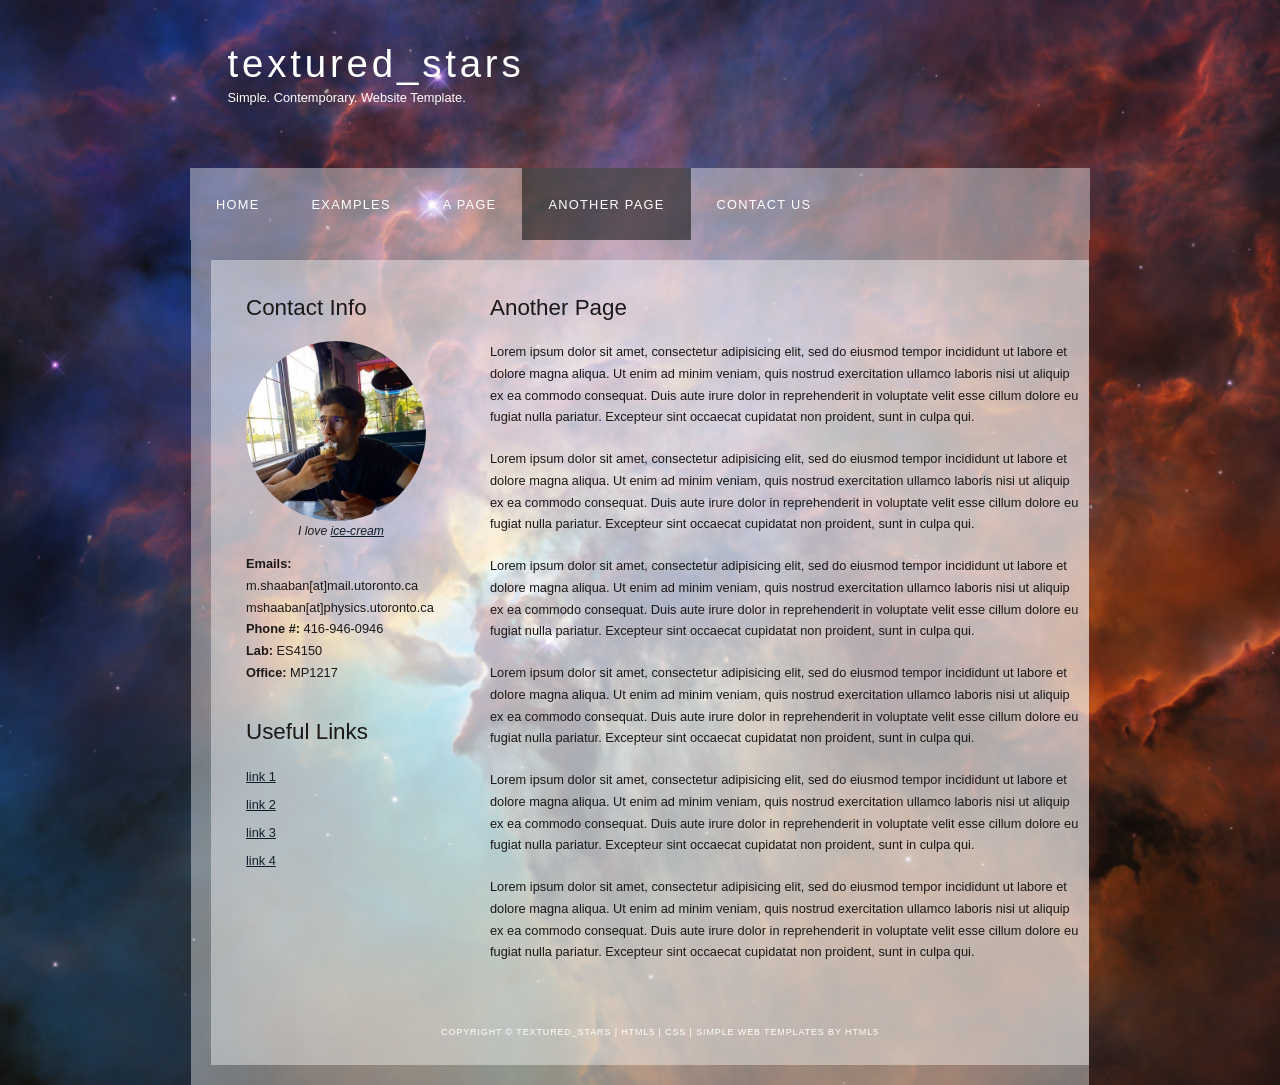
<file: another_page.html>
<!DOCTYPE HTML>
<html>

<head>
  <title>textured_stars - another page</title>
  <meta name="description" content="website description" />
  <meta name="keywords" content="website keywords, website keywords" />
  <meta http-equiv="content-type" content="text/html; charset=windows-1252" />
  <link rel="stylesheet" type="text/css" href="style/style.css" title="style" />
</head>

<body>
  <div id="main">
    <div id="header">
      <div id="logo">
        <div id="logo_text">
          <!-- class="logo_colour", allows you to change the colour of the text -->
          <h1><a href="index.html">textured<span class="logo_colour">_stars</span></a></h1>
          <h2>Simple. Contemporary. Website Template.</h2>
        </div>
      </div>
      <div id="menubar">
        <ul id="menu">
          <!-- put class="selected" in the li tag for the selected page - to highlight which page you're on -->
          <li><a href="index.html">Home</a></li>
          <li><a href="examples.html">Examples</a></li>
          <li><a href="page.html">A Page</a></li>
          <li class="selected"><a href="another_page.html">Another Page</a></li>
          <li><a href="contact.html">Contact Us</a></li>
        </ul>
      </div>
    </div>
    <div id="site_content">
      <div id="site_content">
        <div class="sidebar">
          <!-- insert your sidebar items here -->
          <h3>Contact Info</h3>
          <span class="left"><img src="style/graphic.jpg" alt="example graphic" /></span>
          <center>
            <h5> I love <a href="https://www.physics.uoguelph.ca/STAO/icecream.html">ice-cream</a> </h5>
          </center>
          <p> <b>Emails:</b> m.shaaban[at]mail.utoronto.ca <br />
            mshaaban[at]physics.utoronto.ca <br />
            <b> Phone #:</b> 416-946-0946 <br />
            <b> Lab:</b> ES4150 <br />
            <b> Office:</b> MP1217
          </p>
          <h3>Useful Links</h3>
          <ul>
            <li><a href="#">link 1</a></li>
            <li><a href="#">link 2</a></li>
            <li><a href="#">link 3</a></li>
            <li><a href="#">link 4</a></li>
          </ul>
        </div>
        <div id="content">
          <!-- insert the page content here -->
          <h1>Another Page</h1>
          <p>Lorem ipsum dolor sit amet, consectetur adipisicing elit, sed do eiusmod tempor incididunt ut labore et
            dolore magna aliqua. Ut enim ad minim veniam, quis nostrud exercitation ullamco laboris nisi ut aliquip ex
            ea commodo consequat. Duis aute irure dolor in reprehenderit in voluptate velit esse cillum dolore eu
            fugiat nulla pariatur. Excepteur sint occaecat cupidatat non proident, sunt in culpa qui.</p>
          <p>Lorem ipsum dolor sit amet, consectetur adipisicing elit, sed do eiusmod tempor incididunt ut labore et
            dolore magna aliqua. Ut enim ad minim veniam, quis nostrud exercitation ullamco laboris nisi ut aliquip ex
            ea commodo consequat. Duis aute irure dolor in reprehenderit in voluptate velit esse cillum dolore eu
            fugiat nulla pariatur. Excepteur sint occaecat cupidatat non proident, sunt in culpa qui.</p>
          <p>Lorem ipsum dolor sit amet, consectetur adipisicing elit, sed do eiusmod tempor incididunt ut labore et
            dolore magna aliqua. Ut enim ad minim veniam, quis nostrud exercitation ullamco laboris nisi ut aliquip ex
            ea commodo consequat. Duis aute irure dolor in reprehenderit in voluptate velit esse cillum dolore eu
            fugiat nulla pariatur. Excepteur sint occaecat cupidatat non proident, sunt in culpa qui.</p>
          <p>Lorem ipsum dolor sit amet, consectetur adipisicing elit, sed do eiusmod tempor incididunt ut labore et
            dolore magna aliqua. Ut enim ad minim veniam, quis nostrud exercitation ullamco laboris nisi ut aliquip ex
            ea commodo consequat. Duis aute irure dolor in reprehenderit in voluptate velit esse cillum dolore eu
            fugiat nulla pariatur. Excepteur sint occaecat cupidatat non proident, sunt in culpa qui.</p>
          <p>Lorem ipsum dolor sit amet, consectetur adipisicing elit, sed do eiusmod tempor incididunt ut labore et
            dolore magna aliqua. Ut enim ad minim veniam, quis nostrud exercitation ullamco laboris nisi ut aliquip ex
            ea commodo consequat. Duis aute irure dolor in reprehenderit in voluptate velit esse cillum dolore eu
            fugiat nulla pariatur. Excepteur sint occaecat cupidatat non proident, sunt in culpa qui.</p>
          <p>Lorem ipsum dolor sit amet, consectetur adipisicing elit, sed do eiusmod tempor incididunt ut labore et
            dolore magna aliqua. Ut enim ad minim veniam, quis nostrud exercitation ullamco laboris nisi ut aliquip ex
            ea commodo consequat. Duis aute irure dolor in reprehenderit in voluptate velit esse cillum dolore eu
            fugiat nulla pariatur. Excepteur sint occaecat cupidatat non proident, sunt in culpa qui.</p>
        </div>
      </div>
      <div id="footer">
        Copyright &copy; textured_stars | <a href="http://validator.w3.org/check?uri=referer">HTML5</a> | <a href="http://jigsaw.w3.org/css-validator/check/referer">CSS</a>
        | <a href="http://www.html5webtemplates.co.uk">Simple web templates by HTML5</a>
      </div>
    </div>
</body>

</html>
</file>
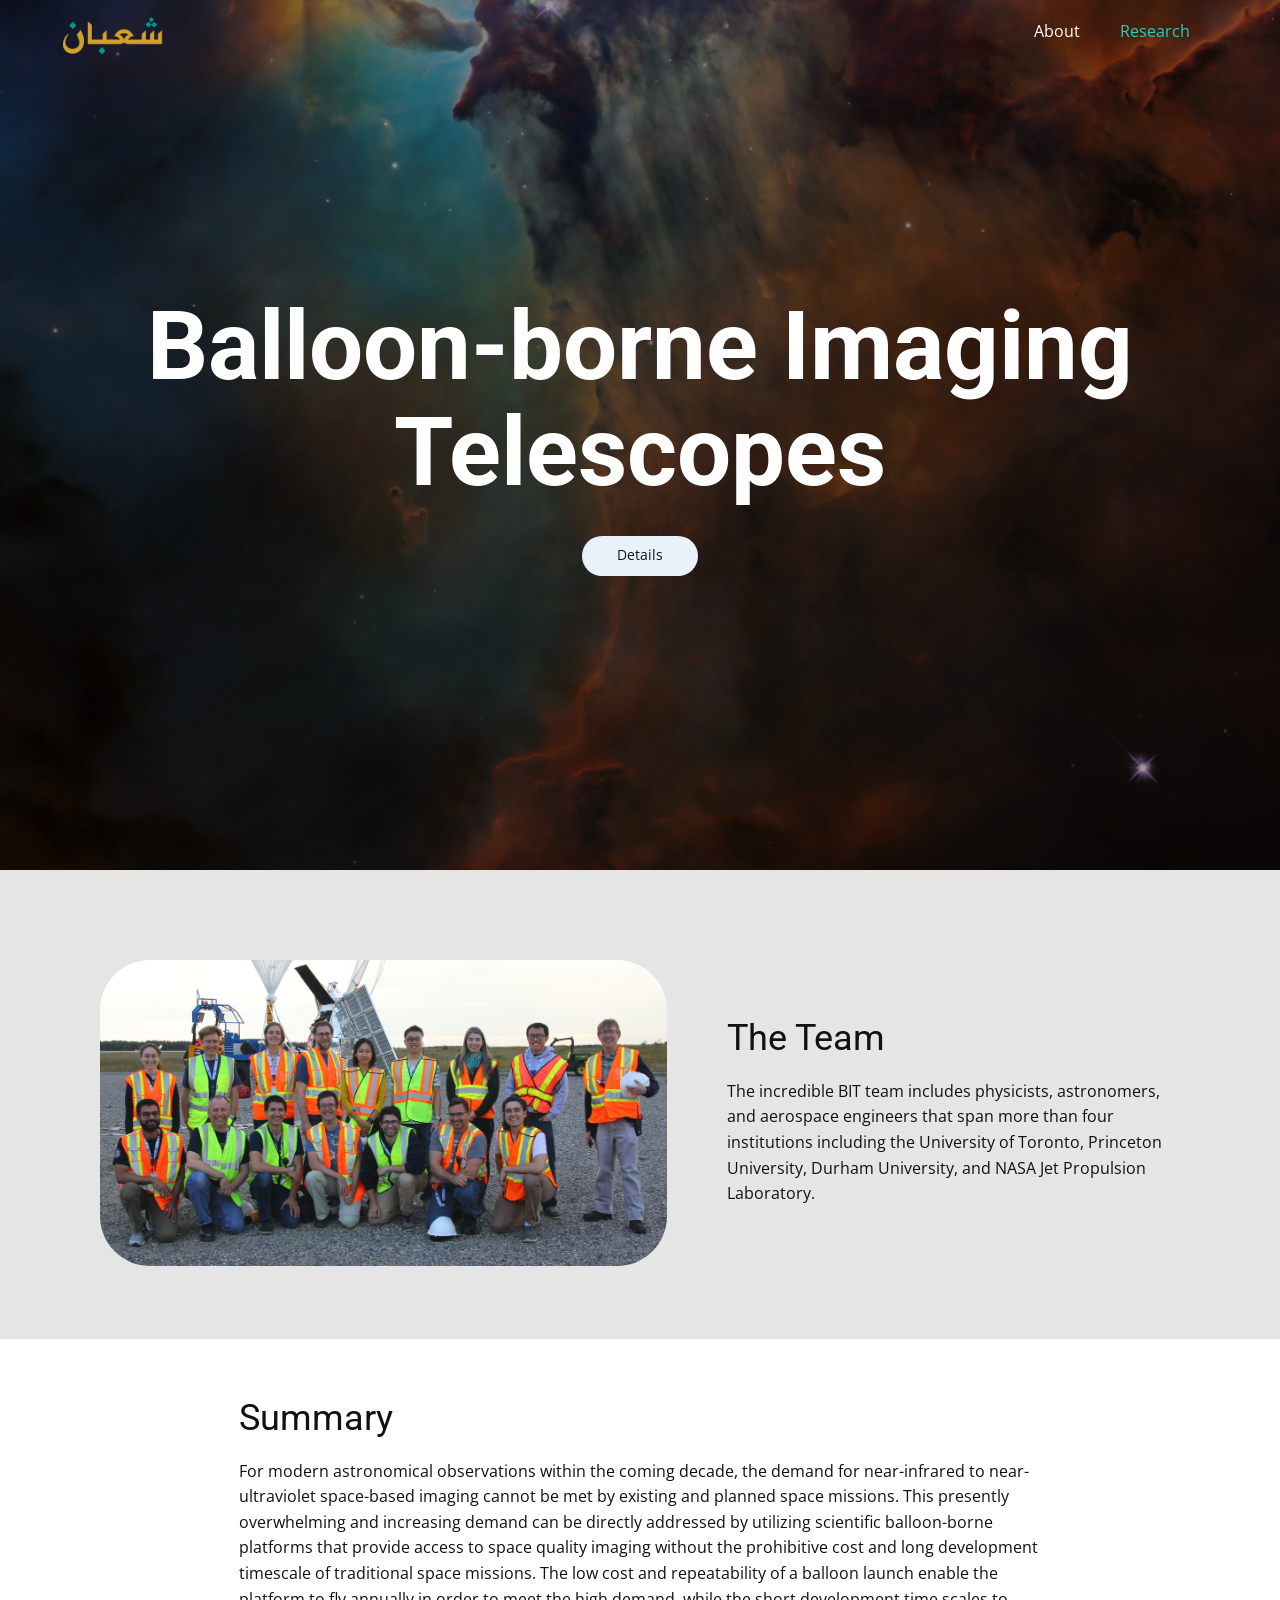
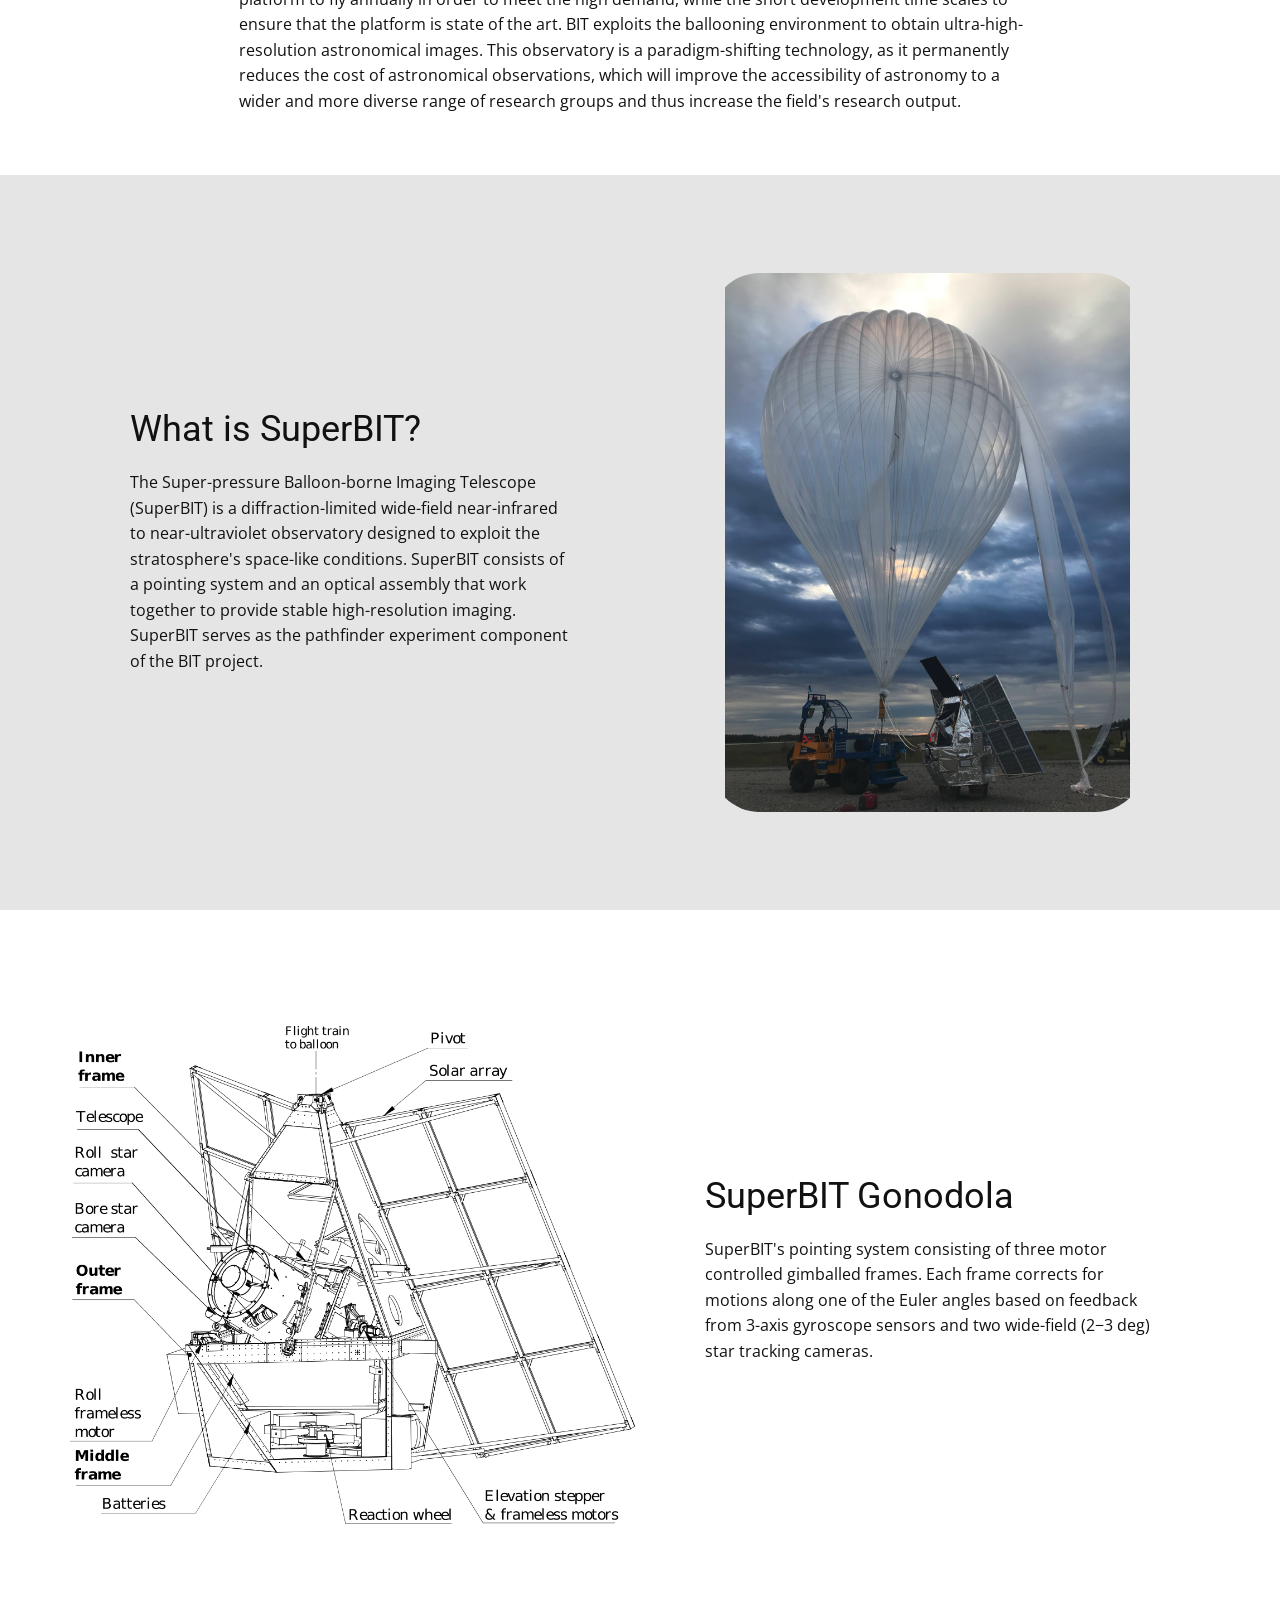
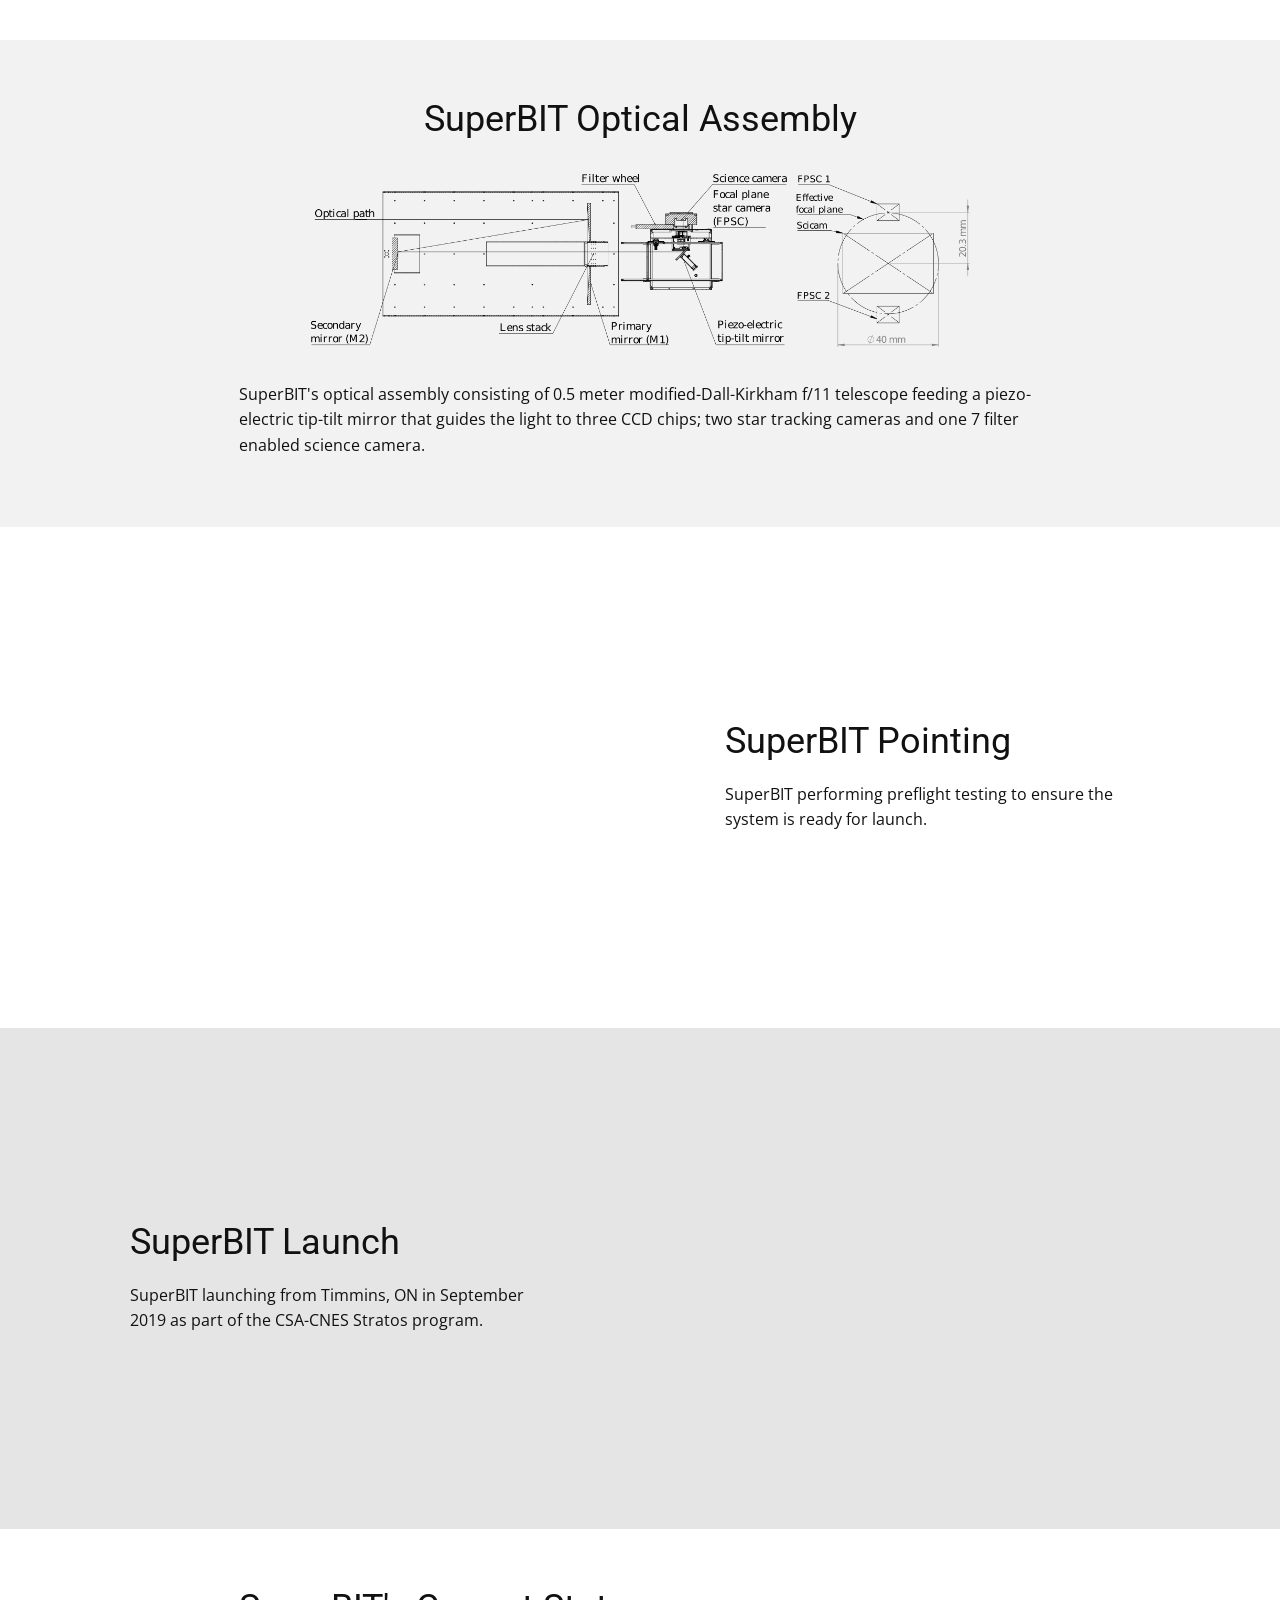
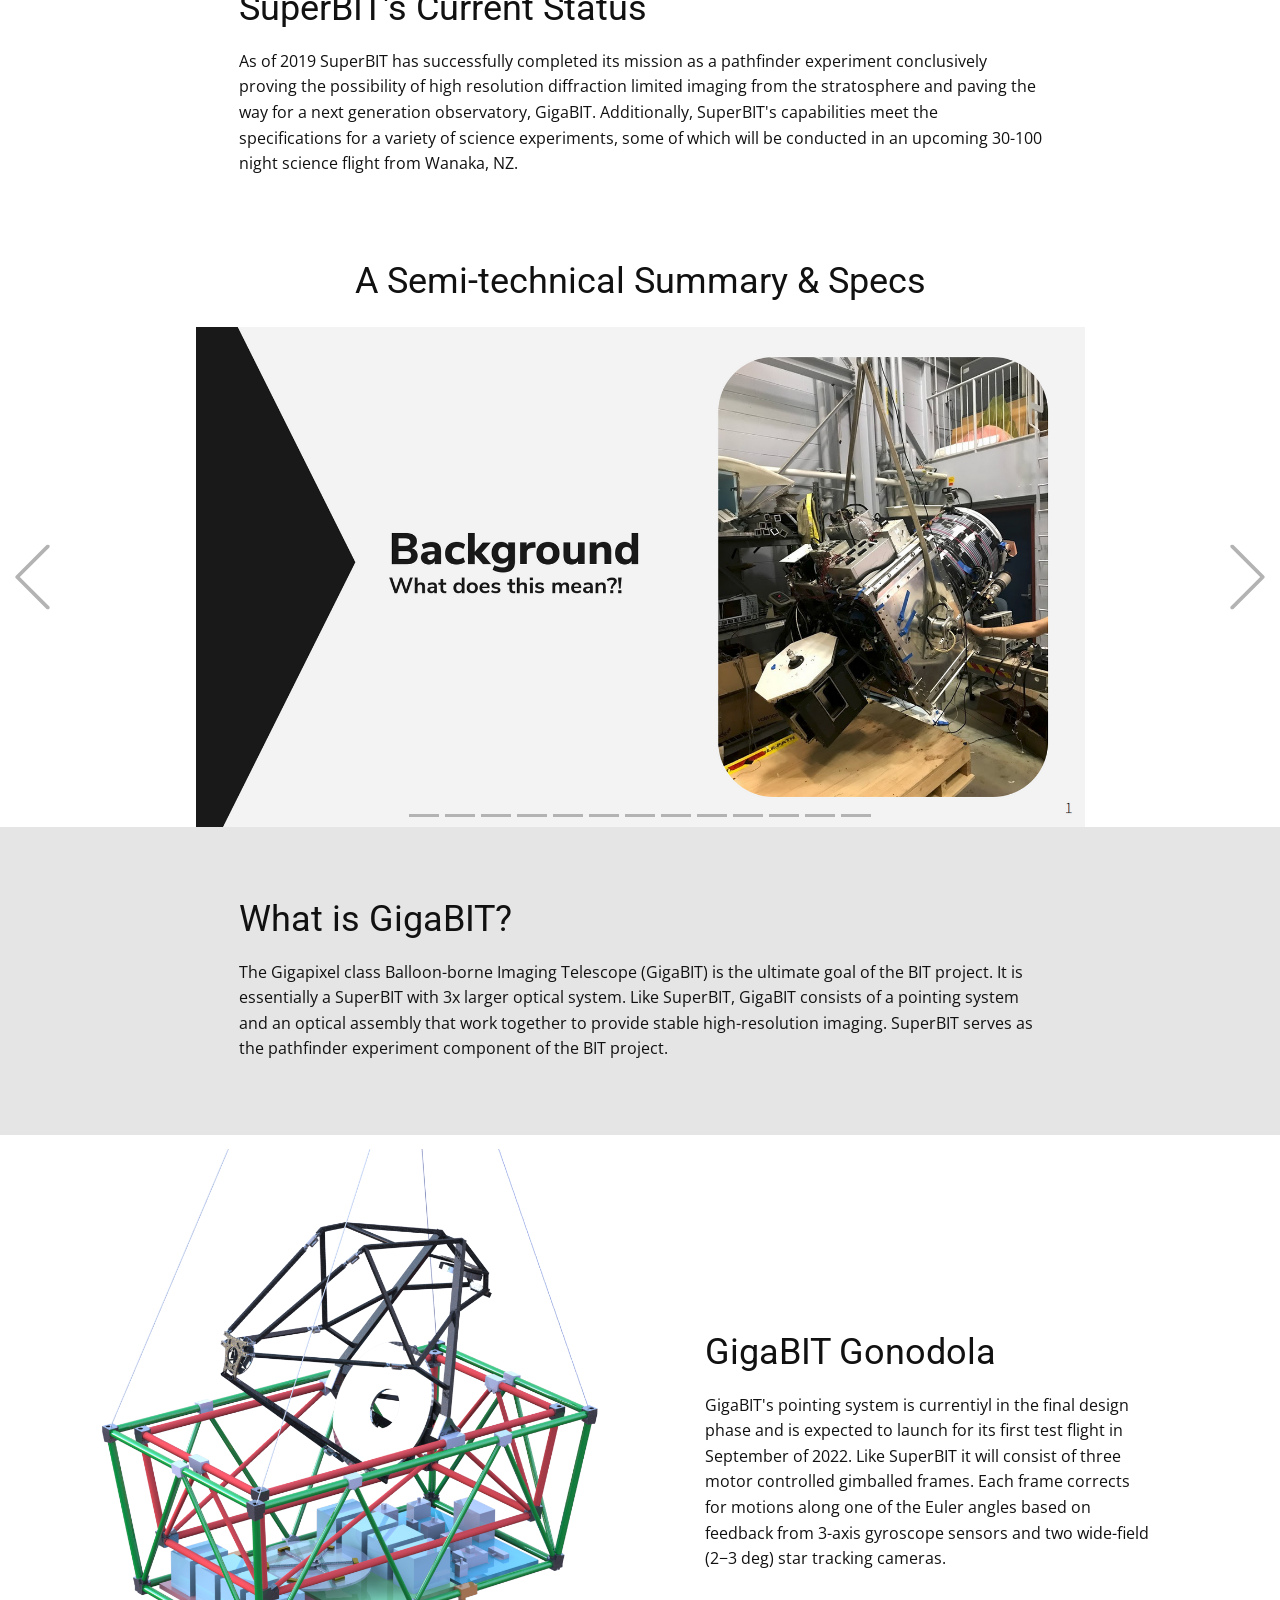
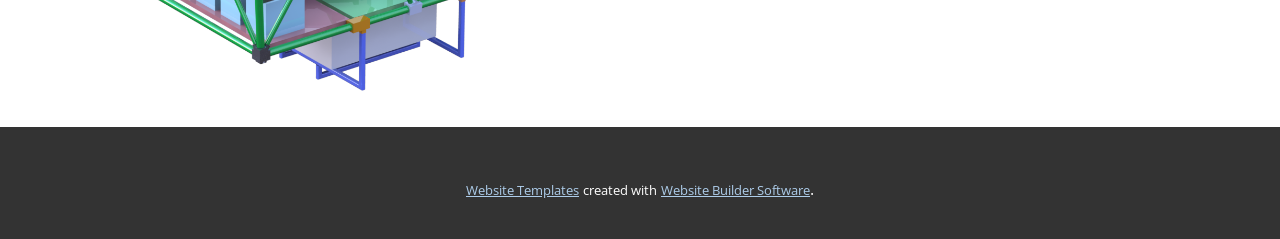
<file: BIT.html>
<!DOCTYPE html>
<html style="font-size: 16px;">
  <head>
    <meta name="viewport" content="width=device-width, initial-scale=1.0">
    <meta charset="utf-8">
    <meta name="keywords" content="Balloon-borne Imaging Telescopes, The Team, Summary, What is SuperBIT?, SuperBIT Gonodola, SuperBIT Optical Assembly, SuperBIT Pointing, SuperBIT Launch, SuperBIT's Current Status, A Semi-technical Summary &amp; Specs, What is GigaBIT?, GigaBIT Gonodola">
    <meta name="description" content="A physics doctoral candidate at the University of Toronto and the Dunlap Institute for Astronomy and Astrophysics. Before that, he received my BSc (Hons) in Physics and Mathematics from the University of British Columbia. His primary research interests are observational cosmology and instrumentation. He is currently a member of the Balloon Astrophysics Group working on SuperBIT, GigaBIT, and LUVS with a focus on the use of galaxy clusters to understand Dark Matter.">
    <meta name="page_type" content="np-template-header-footer-from-plugin">
    <title>BIT</title>
    <link rel="stylesheet" href="nicepage.css" media="screen">
<link rel="stylesheet" href="BIT.css" media="screen">
    <script class="u-script" type="text/javascript" src="jquery.js" defer=""></script>
    <script class="u-script" type="text/javascript" src="nicepage.js" defer=""></script>
    <meta name="generator" content="Nicepage 2.28.1, nicepage.com">
    
    
    
    
    
    
    
    
    
    
    
    
    <link id="u-theme-google-font" rel="stylesheet" href="https://fonts.googleapis.com/css?family=Roboto:100,100i,300,300i,400,400i,500,500i,700,700i,900,900i|Open+Sans:300,300i,400,400i,600,600i,700,700i,800,800i">
    
    
    
    
    
    
    
    
    
    
    
    
    
    
    <script type="application/ld+json">{
		"@context": "http://schema.org",
		"@type": "Organization",
		"name": "WebSite115450",
		"url": "index.html",
		"logo": "images/aljazeera-svg-removebg-preview1.png"
}</script>
    <meta property="og:title" content="BIT">
    <meta property="og:type" content="website">
    <meta property="og:description" content="A physics doctoral candidate at the University of Toronto and the Dunlap Institute for Astronomy and Astrophysics. Before that, he received my BSc (Hons) in Physics and Mathematics from the University of British Columbia. His primary research interests are observational cosmology and instrumentation. He is currently a member of the Balloon Astrophysics Group working on SuperBIT, GigaBIT, and LUVS with a focus on the use of galaxy clusters to understand Dark Matter.">
    <meta name="theme-color" content="#478ac9">
    <link rel="canonical" href="index.html">
    <meta property="og:url" content="index.html">
  </head>
  <body class="u-body u-overlap"><header class="u-clearfix u-header u-header" id="sec-1306"><div class="u-clearfix u-sheet u-sheet-1">
        <a href="About.html" class="u-image u-logo u-image-1" title="About">
          <img src="images/aljazeera-svg-removebg-preview1.png" class="u-logo-image u-logo-image-1" data-image-width="104.0388">
        </a>
        <nav class="u-menu u-menu-dropdown u-offcanvas u-menu-1">
          <div class="menu-collapse" style="font-size: 1rem; letter-spacing: 0;">
            <a class="u-button-style u-custom-left-right-menu-spacing u-custom-padding-bottom u-custom-top-bottom-menu-spacing u-nav-link u-text-active-palette-4-base u-text-hover-palette-2-base u-text-white" href="#">
              <svg><use xmlns:xlink="http://www.w3.org/1999/xlink" xlink:href="#menu-hamburger"></use></svg>
              <svg version="1.1" xmlns="http://www.w3.org/2000/svg" xmlns:xlink="http://www.w3.org/1999/xlink"><defs><symbol id="menu-hamburger" viewBox="0 0 16 16" style="width: 16px; height: 16px;"><rect y="1" width="16" height="2"></rect><rect y="7" width="16" height="2"></rect><rect y="13" width="16" height="2"></rect>
</symbol>
</defs></svg>
            </a>
          </div>
          <div class="u-custom-menu u-nav-container">
            <ul class="u-nav u-unstyled u-nav-1"><li class="u-nav-item"><a class="u-button-style u-nav-link u-text-active-palette-4-base u-text-hover-palette-2-base u-text-white" href="About.html" style="padding: 10px 20px;">About</a>
</li><li class="u-nav-item"><a class="u-button-style u-nav-link u-text-active-palette-4-base u-text-hover-palette-2-base u-text-white" href="Research.html" style="padding: 10px 20px;">Research</a><div class="u-nav-popup"><ul class="u-h-spacing-20 u-nav u-unstyled u-v-spacing-10 u-nav-2"><li class="u-nav-item"><a class="u-button-style u-nav-link u-white" href="Research.html">Overview</a>
</li><li class="u-nav-item"><a class="u-button-style u-nav-link u-white" href="BIT.html">BIT</a>
</li><li class="u-nav-item"><a class="u-button-style u-nav-link u-white" href="LUVS.html">LUVS</a>
</li></ul>
</div>
</li></ul>
          </div>
          <div class="u-custom-menu u-nav-container-collapse">
            <div class="u-black u-container-style u-inner-container-layout u-opacity u-opacity-95 u-sidenav">
              <div class="u-menu-close"></div>
              <ul class="u-align-center u-nav u-popupmenu-items u-unstyled u-nav-3"><li class="u-nav-item"><a class="u-button-style u-nav-link" href="About.html" style="padding: 10px 20px;">About</a>
</li><li class="u-nav-item"><a class="u-button-style u-nav-link" href="Research.html" style="padding: 10px 20px;">Research</a><div class="u-nav-popup"><ul class="u-h-spacing-20 u-nav u-unstyled u-v-spacing-10 u-nav-4"><li class="u-nav-item"><a class="u-button-style u-nav-link" href="Research.html">Overview</a>
</li><li class="u-nav-item"><a class="u-button-style u-nav-link" href="BIT.html">BIT</a>
</li><li class="u-nav-item"><a class="u-button-style u-nav-link" href="LUVS.html">LUVS</a>
</li></ul>
</div>
</li></ul>
            </div>
            <div class="u-black u-menu-overlay u-opacity u-opacity-70"></div>
          </div>
        </nav>
      </div></header>
    <section class="u-align-center u-clearfix u-image u-shading u-section-1" src="" id="sec-ec41" data-image-width="803" data-image-height="945">
      <div class="u-clearfix u-sheet u-valign-middle u-sheet-1">
        <h1 class="u-align-center u-text u-text-default u-text-white u-title u-text-1">
          <a class="u-active-none u-border-0 u-btn u-button-style u-hover-none u-none u-text-white u-btn-1" href="#sec-c2b7">Balloon-borne Imaging Telescopes<br>
          </a>
        </h1>
        <a href="#sec-0760" class="u-btn u-btn-round u-button-style u-hover-palette-1-light-2 u-palette-1-light-3 u-radius-50 u-btn-2">Details</a>
      </div>
    </section>
    <section class="u-clearfix u-grey-10 u-section-2" id="sec-0760">
      <div class="u-clearfix u-sheet u-sheet-1">
        <div class="u-clearfix u-expanded-width u-gutter-0 u-layout-wrap u-layout-wrap-1">
          <div class="u-layout">
            <div class="u-layout-row">
              <div class="u-align-left u-container-style u-layout-cell u-left-cell u-size-33 u-layout-cell-1">
                <div class="u-container-layout u-valign-middle u-container-layout-1">
                  <img src="images/Screenshotfrom2020-09-2510-14-47.png" alt="" class="u-expanded-width u-image u-image-contain u-image-round u-radius-50 u-image-1" data-image-width="1280" data-image-height="691">
                </div>
              </div>
              <div class="u-align-left u-container-style u-layout-cell u-right-cell u-size-27 u-layout-cell-2">
                <div class="u-container-layout u-valign-middle u-container-layout-2">
                  <h2 class="u-text u-text-1" spellcheck="false">The Team<br>
                  </h2>
                  <p class="u-text u-text-2" spellcheck="false">The incredible BIT team includes physicists, astronomers, and aerospace engineers that span more than four institutions including the University of Toronto, Princeton University, Durham University, and NASA Jet Propulsion Laboratory. <br>
                  </p>
                </div>
              </div>
            </div>
          </div>
        </div>
      </div>
    </section>
    <section class="u-clearfix u-section-3" id="sec-ef63">
      <div class="u-clearfix u-sheet u-sheet-1">
        <h2 class="u-text u-text-1">Summary<br>
        </h2>
        <p class="u-text u-text-2">For modern astronomical observations within the coming decade, the 
demand for near-infrared to near-ultraviolet space-based imaging cannot 
be met by existing and planned space missions. This presently 
overwhelming and increasing demand can be directly addressed by 
utilizing scientific balloon-borne platforms that provide access to 
space quality imaging without the prohibitive cost and long development 
timescale of traditional space missions. The low cost and repeatability 
of a balloon launch enable the platform to fly annually in order to meet
 the high demand, while the short development time scales to ensure that
 the platform is state of the art. BIT exploits the 
ballooning environment to obtain ultra-high-resolution astronomical 
images. This observatory is a paradigm-shifting technology, 
as it permanently reduces the cost of astronomical observations, which 
will improve the accessibility of astronomy to a wider and more diverse 
range of research groups and thus increase the field's research output.</p>
      </div>
    </section>
    <section class="u-clearfix u-grey-10 u-section-4" id="sec-e738">
      <div class="u-clearfix u-sheet u-valign-middle u-sheet-1">
        <div class="u-clearfix u-expanded-width u-gutter-10 u-layout-wrap u-layout-wrap-1">
          <div class="u-layout" style="">
            <div class="u-layout-row" style="">
              <div class="u-align-left u-container-style u-grey-10 u-layout-cell u-right-cell u-size-30 u-size-xs-60 u-layout-cell-1">
                <div class="u-container-layout u-valign-middle u-container-layout-1">
                  <h2 class="u-text u-text-1" spellcheck="false">What is SuperBIT?</h2>
                  <p class="u-text u-text-2" spellcheck="false">The Super-pressure Balloon-borne Imaging Telescope (SuperBIT) is a diffraction-limited wide-field near-infrared to near-ultraviolet 
observatory designed to exploit the stratosphere's space-like 
conditions. SuperBIT consists of a pointing system and an optical assembly that work together to provide stable high-resolution imaging. 
SuperBIT serves as the pathfinder experiment component of the BIT 
project.</p>
                </div>
              </div>
              <div class="u-align-left u-container-style u-layout-cell u-left-cell u-size-30 u-size-xs-60 u-layout-cell-2" src="">
                <div class="u-container-layout u-valign-middle u-container-layout-2" src="">
                  <img src="images/test.png" alt="" class="u-image u-image-contain u-image-round u-radius-50 u-image-1" data-image-width="648" data-image-height="864">
                </div>
              </div>
            </div>
          </div>
        </div>
      </div>
    </section>
    <section class="u-clearfix u-section-5" id="sec-47ad">
      <div class="u-clearfix u-sheet u-sheet-1">
        <div class="u-clearfix u-expanded-width u-gutter-10 u-layout-wrap u-layout-wrap-1">
          <div class="u-layout" style="">
            <div class="u-layout-row" style="">
              <div class="u-align-left u-container-style u-image u-image-contain u-layout-cell u-left-cell u-size-30 u-size-xs-60 u-image-1" src="">
                <div class="u-container-layout u-valign-middle u-container-layout-1" src=""></div>
              </div>
              <div class="u-align-left u-container-style u-layout-cell u-right-cell u-size-30 u-size-xs-60 u-white u-layout-cell-2">
                <div class="u-container-layout u-container-layout-2">
                  <h2 class="u-text u-text-1" spellcheck="false">SuperBIT Gonodola<br>
                  </h2>
                  <p class="u-text u-text-2" spellcheck="false">SuperBIT's pointing system consisting of three motor controlled gimballed frames. Each frame corrects for motions along one of the Euler angles based on feedback from 3-axis gyroscope sensors and two wide-field (2−3 deg) star tracking cameras.</p>
                </div>
              </div>
            </div>
          </div>
        </div>
      </div>
    </section>
    <section class="u-clearfix u-grey-5 u-section-6" id="sec-98b5">
      <div class="u-clearfix u-sheet u-sheet-1">
        <h2 class="u-align-center u-text u-text-1">SuperBIT Optical Assembly<br>
        </h2>
        <img src="images/telescope_paper2019.png" alt="" class="u-image u-image-contain u-image-default u-image-1" data-image-width="1257" data-image-height="329">
        <p class="u-text u-text-2">SuperBIT's optical assembly consisting of 0.5 meter modified-Dall-Kirkham f/11 telescope feeding a piezo-electric tip-tilt mirror that guides the light to three CCD chips; two star tracking cameras and one 7 filter enabled science camera.</p>
      </div>
    </section>
    <section class="u-clearfix u-section-7" id="sec-2a19">
      <div class="u-clearfix u-sheet u-sheet-1">
        <div class="u-clearfix u-expanded-width u-gutter-50 u-layout-wrap u-layout-wrap-1">
          <div class="u-layout">
            <div class="u-layout-row">
              <div class="u-align-left u-container-style u-layout-cell u-left-cell u-size-30 u-layout-cell-1">
                <div class="u-container-layout u-container-layout-1">
                  <div class="u-expanded u-video u-video-contain">
                    <div style="position: absolute;" class="embed-responsive">
                      <iframe style="position: absolute;top: 0;left: 0;width: 100%;height: 100%;" class="embed-responsive-item" src="https://www.youtube.com/embed/mDuOIr3qtJA?mute=0&amp;showinfo=0&amp;controls=0&amp;start=0" allowfullscreen="" frameborder="0"></iframe>
                    </div>
                  </div>
                </div>
              </div>
              <div class="u-align-left u-container-style u-layout-cell u-right-cell u-size-30 u-layout-cell-2">
                <div class="u-container-layout u-valign-middle u-container-layout-2">
                  <h2 class="u-text u-text-1" spellcheck="false">SuperBIT Pointing<br>
                  </h2>
                  <p class="u-text u-text-2" spellcheck="false">SuperBIT performing preflight testing to ensure the system is ready for launch.</p>
                </div>
              </div>
            </div>
          </div>
        </div>
      </div>
    </section>
    <section class="u-clearfix u-grey-10 u-section-8" id="sec-2e6c">
      <div class="u-clearfix u-sheet u-valign-middle u-sheet-1">
        <div class="u-clearfix u-expanded-width u-gutter-50 u-layout-wrap u-layout-wrap-1">
          <div class="u-layout">
            <div class="u-layout-row">
              <div class="u-align-left u-container-style u-layout-cell u-left-cell u-size-30 u-layout-cell-1">
                <div class="u-container-layout u-valign-middle u-container-layout-1">
                  <h2 class="u-text u-text-1" spellcheck="false">SuperBIT Launch<br>
                  </h2>
                  <p class="u-text u-text-2" spellcheck="false">SuperBIT launching from Timmins, ON in September 2019 as part of the CSA-CNES Stratos program.</p>
                </div>
              </div>
              <div class="u-align-left u-container-style u-layout-cell u-right-cell u-size-30 u-layout-cell-2">
                <div class="u-container-layout u-container-layout-2">
                  <div class="u-expanded u-video u-video-contain">
                    <div style="position: absolute;" class="embed-responsive">
                      <iframe style="position: absolute;top: 0;left: 0;width: 100%;height: 100%;" class="embed-responsive-item" src="https://www.youtube.com/embed/Yuah5eoz8Ng?mute=0&amp;showinfo=0&amp;controls=0&amp;start=0" allowfullscreen="" frameborder="0"></iframe>
                    </div>
                  </div>
                </div>
              </div>
            </div>
          </div>
        </div>
      </div>
    </section>
    <section class="u-clearfix u-section-9" id="sec-c5f5">
      <div class="u-clearfix u-sheet u-valign-middle u-sheet-1">
        <h2 class="u-text u-text-1">SuperBIT's Current Status<br>
        </h2>
        <p class="u-text u-text-2">As of 2019 SuperBIT has successfully completed its mission as a pathfinder experiment conclusively proving the possibility of high resolution diffraction limited imaging from the stratosphere and paving the way for a next generation observatory, GigaBIT. Additionally, SuperBIT's capabilities meet the specifications for a variety of science experiments, some of which will be conducted in an upcoming 30-100 night science flight from Wanaka, NZ.</p>
      </div>
    </section>
    <section class="u-align-center u-clearfix u-white u-section-10" id="sec-2c79">
      <div class="u-clearfix u-sheet u-valign-middle u-sheet-1">
        <h2 class="u-align-center u-text u-text-1">A Semi-technical Summary &amp; Specs<br>
        </h2>
      </div>
    </section>
    <section id="carousel_ce8e" class="u-carousel u-slide u-block-593b-1" data-u-ride="carousel" data-interval="5000">
      <ol class="u-absolute-hcenter u-carousel-indicators u-block-593b-2">
        <li data-u-target="#carousel_ce8e" data-u-slide-to="0" class="u-active u-grey-30"></li>
        <li data-u-target="#carousel_ce8e" data-u-slide-to="1" class="u-grey-30"></li>
        <li data-u-target="#carousel_ce8e" class="u-grey-30" data-u-slide-to="2"></li>
        <li data-u-target="#carousel_ce8e" class="u-grey-30" data-u-slide-to="3"></li>
        <li data-u-target="#carousel_ce8e" class="u-grey-30" data-u-slide-to="4"></li>
        <li data-u-target="#carousel_ce8e" class="u-grey-30" data-u-slide-to="5"></li>
        <li data-u-target="#carousel_ce8e" class="u-grey-30" data-u-slide-to="6"></li>
        <li data-u-target="#carousel_ce8e" class="u-grey-30" data-u-slide-to="7"></li>
        <li data-u-target="#carousel_ce8e" class="u-grey-30" data-u-slide-to="8"></li>
        <li data-u-target="#carousel_ce8e" class="u-grey-30" data-u-slide-to="9"></li>
        <li data-u-target="#carousel_ce8e" class="u-grey-30" data-u-slide-to="10"></li>
        <li data-u-target="#carousel_ce8e" class="u-grey-30" data-u-slide-to="11"></li>
        <li data-u-target="#carousel_ce8e" class="u-grey-30" data-u-slide-to="12"></li>
      </ol>
      <div class="u-carousel-inner" role="listbox">
        <div class="u-active u-align-left u-carousel-item u-clearfix u-white u-section-11-1">
          <div class="u-clearfix u-image u-image-contain u-sheet u-valign-top u-image-1" data-image-width="1600" data-image-height="900"></div>
        </div>
        <div class="u-carousel-item u-clearfix u-white u-section-11-2">
          <div class="u-clearfix u-image u-image-contain u-sheet u-valign-top u-image-1" data-image-width="1600" data-image-height="900"></div>
        </div>
        <div class="u-carousel-item u-clearfix u-white u-section-11-3">
          <div class="u-clearfix u-image u-image-contain u-sheet u-valign-top u-image-1" data-image-width="1600" data-image-height="900"></div>
        </div>
        <div class="u-carousel-item u-clearfix u-white u-section-11-4">
          <div class="u-clearfix u-image u-image-contain u-sheet u-valign-top u-image-1" data-image-width="1600" data-image-height="900"></div>
        </div>
        <div class="u-carousel-item u-clearfix u-white u-section-11-5">
          <div class="u-clearfix u-image u-image-contain u-sheet u-valign-top u-image-1" data-image-width="1600" data-image-height="900"></div>
        </div>
        <div class="u-carousel-item u-clearfix u-white u-section-11-6">
          <div class="u-clearfix u-image u-image-contain u-sheet u-valign-top u-image-1" data-image-width="1600" data-image-height="900"></div>
        </div>
        <div class="u-carousel-item u-clearfix u-white u-section-11-7">
          <div class="u-clearfix u-image u-image-contain u-sheet u-valign-top u-image-1" data-image-width="1600" data-image-height="900"></div>
        </div>
        <div class="u-carousel-item u-clearfix u-white u-section-11-8">
          <div class="u-clearfix u-image u-image-contain u-sheet u-valign-top u-image-1" data-image-width="1600" data-image-height="900"></div>
        </div>
        <div class="u-carousel-item u-clearfix u-white u-section-11-9">
          <div class="u-clearfix u-image u-image-contain u-sheet u-valign-top u-image-1" data-image-width="1600" data-image-height="900"></div>
        </div>
        <div class="u-carousel-item u-clearfix u-white u-section-11-10">
          <div class="u-clearfix u-sheet u-sheet-1">
            <img src="images/Screenshotfrom2020-09-2509-19-38.png" alt="" class="u-expanded-height u-image u-image-contain u-image-default u-image-1" data-image-width="1600" data-image-height="900">
          </div>
        </div>
        <div class="u-carousel-item u-clearfix u-white u-section-11-11">
          <div class="u-clearfix u-image u-image-contain u-sheet u-valign-top u-image-1" data-image-width="1600" data-image-height="900"></div>
        </div>
        <div class="u-carousel-item u-clearfix u-white u-section-11-12">
          <div class="u-clearfix u-image u-image-contain u-sheet u-valign-top u-image-1" data-image-width="1600" data-image-height="900"></div>
        </div>
      </div>
      <a class="u-absolute-vcenter u-carousel-control u-carousel-control-prev u-text-grey-30 u-block-593b-3" href="#carousel_ce8e" role="button" data-u-slide="prev">
        <span aria-hidden="true">
          <svg viewBox="0 0 477.175 477.175"><path d="M145.188,238.575l215.5-215.5c5.3-5.3,5.3-13.8,0-19.1s-13.8-5.3-19.1,0l-225.1,225.1c-5.3,5.3-5.3,13.8,0,19.1l225.1,225
                    c2.6,2.6,6.1,4,9.5,4s6.9-1.3,9.5-4c5.3-5.3,5.3-13.8,0-19.1L145.188,238.575z"></path></svg>
        </span>
        <span class="sr-only">Previous</span>
      </a>
      <a class="u-absolute-vcenter u-carousel-control u-carousel-control-next u-text-grey-30 u-block-593b-4" href="#carousel_ce8e" role="button" data-u-slide="next">
        <span aria-hidden="true">
          <svg viewBox="0 0 477.175 477.175"><path d="M360.731,229.075l-225.1-225.1c-5.3-5.3-13.8-5.3-19.1,0s-5.3,13.8,0,19.1l215.5,215.5l-215.5,215.5
                    c-5.3,5.3-5.3,13.8,0,19.1c2.6,2.6,6.1,4,9.5,4c3.4,0,6.9-1.3,9.5-4l225.1-225.1C365.931,242.875,365.931,234.275,360.731,229.075z"></path></svg>
        </span>
        <span class="sr-only">Next</span>
      </a>
    </section>
    <section class="u-clearfix u-grey-10 u-section-12" id="sec-f85d">
      <div class="u-clearfix u-sheet u-valign-middle u-sheet-1">
        <h2 class="u-text u-text-1">What is GigaBIT?<br>
        </h2>
        <p class="u-text u-text-2">The Gigapixel class Balloon-borne Imaging Telescope (GigaBIT) is the ultimate goal of the BIT project. It is essentially a SuperBIT with 3x larger optical system. Like SuperBIT, GigaBIT consists of a pointing system and an optical assembly that work together to provide stable high-resolution imaging. SuperBIT serves as the pathfinder experiment component of the BIT project.<br>
        </p>
      </div>
    </section>
    <section class="u-clearfix u-section-13" id="sec-5040">
      <div class="u-clearfix u-sheet u-valign-middle u-sheet-1">
        <div class="u-clearfix u-expanded-width u-gutter-10 u-layout-wrap u-layout-wrap-1">
          <div class="u-layout" style="">
            <div class="u-layout-row" style="">
              <div class="u-align-left u-container-style u-image u-image-contain u-layout-cell u-left-cell u-size-30 u-size-xs-60 u-image-1" src="">
                <div class="u-container-layout u-valign-middle u-container-layout-1" src=""></div>
              </div>
              <div class="u-align-left u-container-style u-layout-cell u-right-cell u-size-30 u-size-xs-60 u-white u-layout-cell-2">
                <div class="u-container-layout u-container-layout-2">
                  <h2 class="u-text u-text-1" spellcheck="false">GigaBIT Gonodola<br>
                  </h2>
                  <p class="u-text u-text-2" spellcheck="false">GigaBIT's pointing system is currentiyl in the final design phase and is expected to launch for its first test flight in September of 2022. Like SuperBIT it will consist of three motor controlled gimballed frames. Each frame corrects for motions along one of the Euler angles based on feedback from 3-axis gyroscope sensors and two wide-field (2−3 deg) star tracking cameras.</p>
                </div>
              </div>
            </div>
          </div>
        </div>
      </div>
    </section>
    
    
    <footer class="u-align-left u-clearfix u-footer u-grey-80 u-footer" id="sec-6a99"><div class="u-clearfix u-sheet u-sheet-1"></div></footer>
    <section class="u-backlink u-clearfix u-grey-80">
      <a class="u-link" href="https://nicepage.com/website-templates" target="_blank">
        <span>Website Templates</span>
      </a>
      <p class="u-text">
        <span>created with</span>
      </p>
      <a class="u-link" href="https://nicepage.com/" target="_blank">
        <span>Website Builder Software</span>
      </a>. 
    </section>
  </body>
</html>
</file>
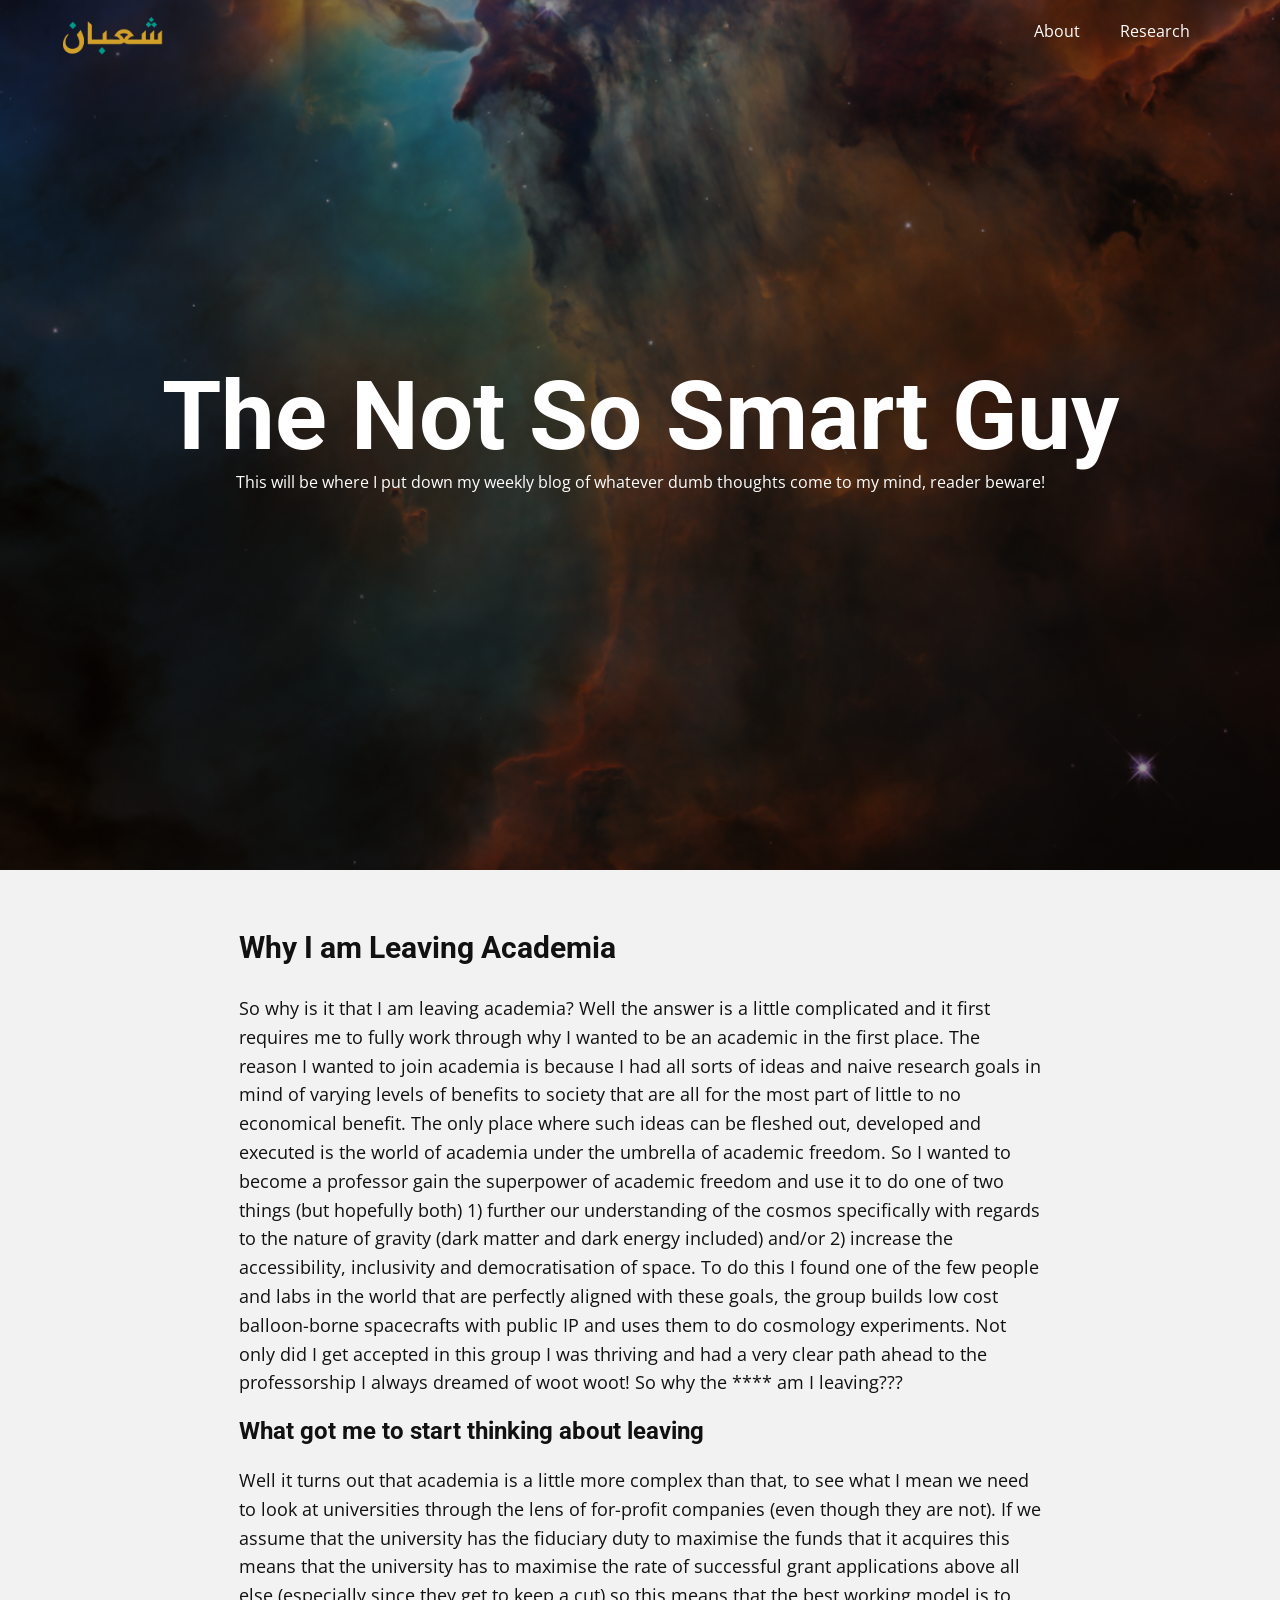
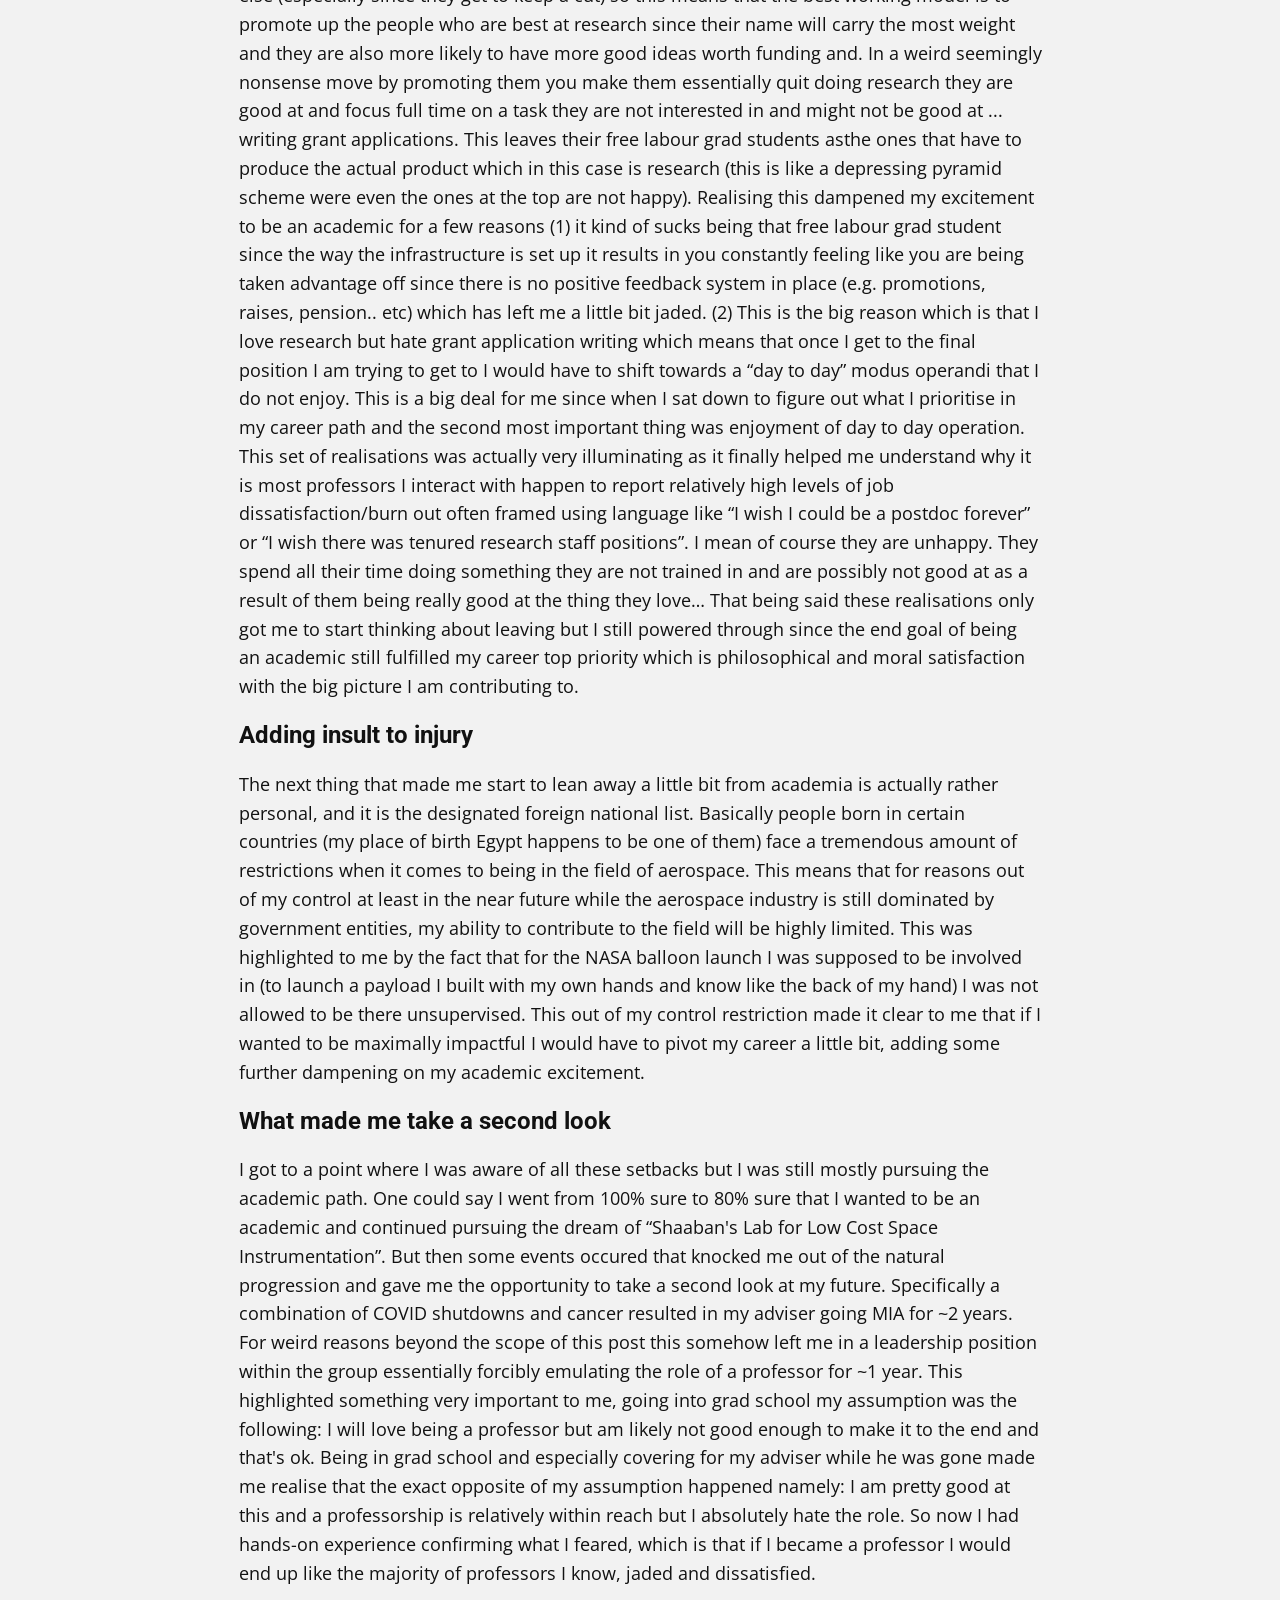
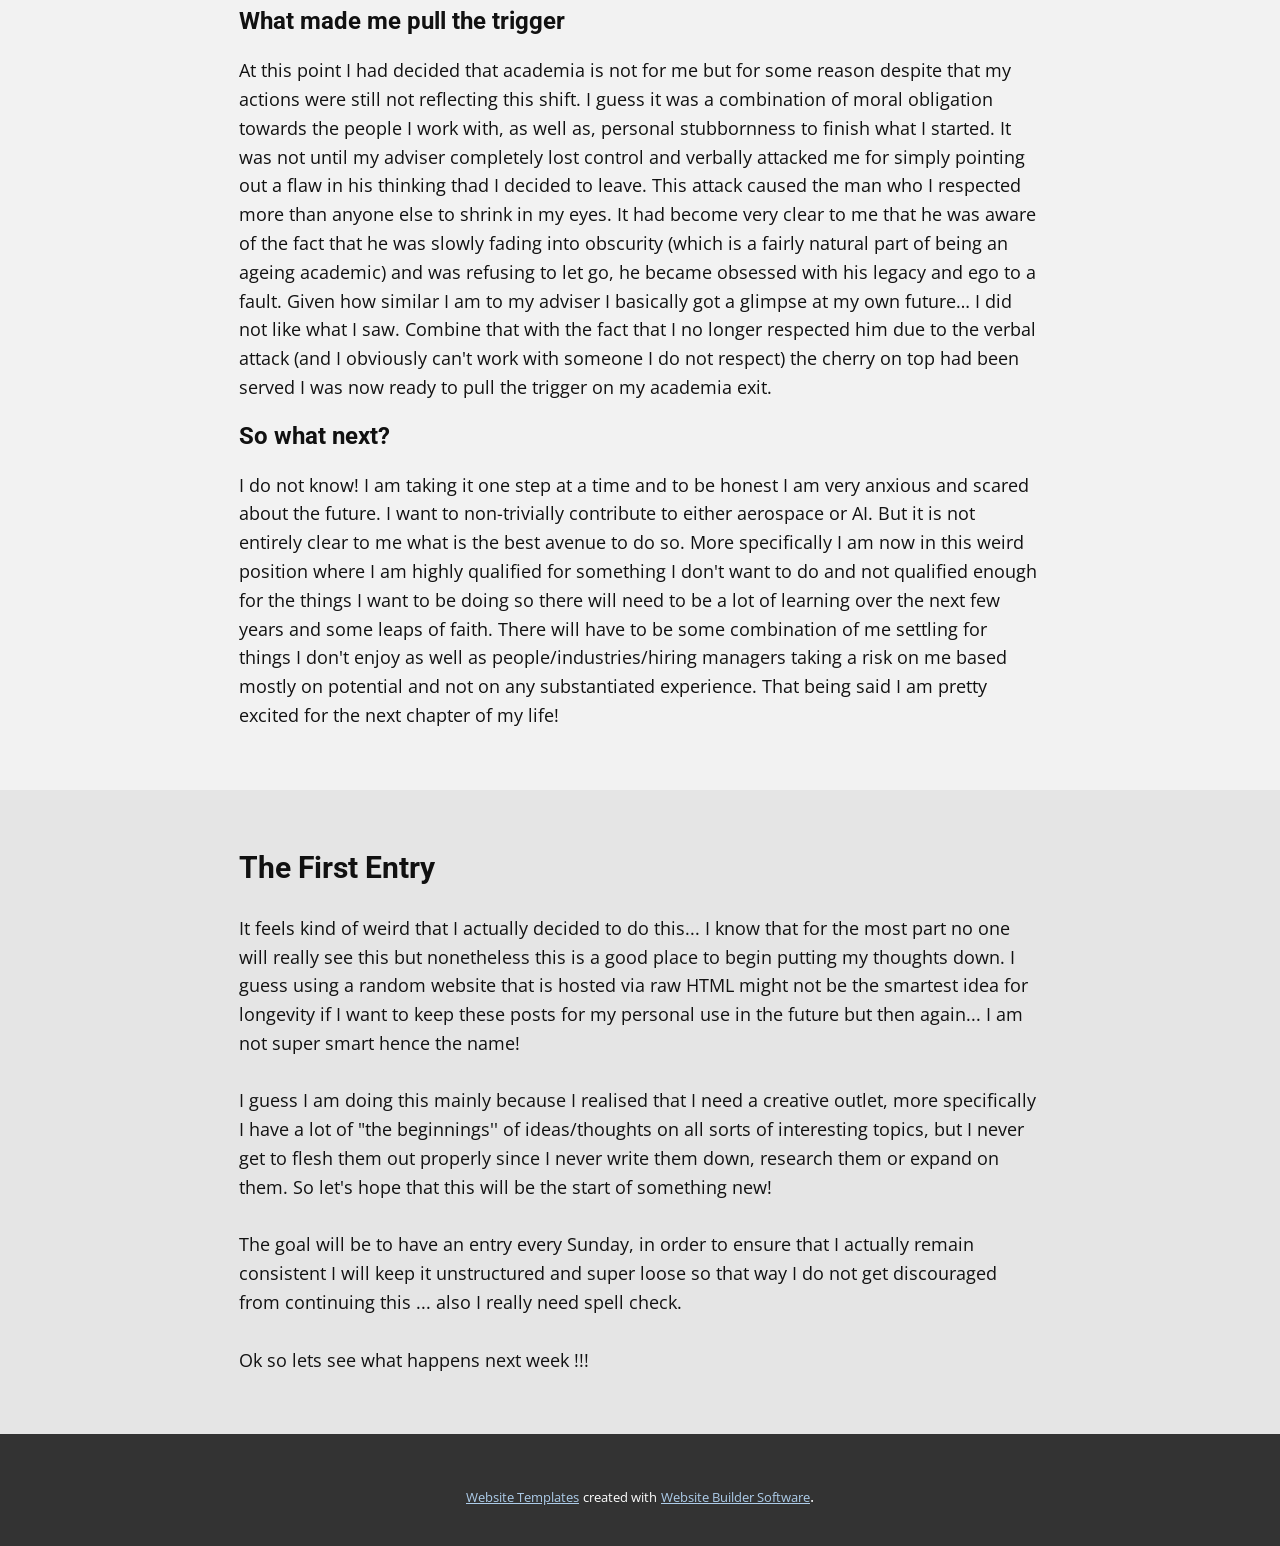
<file: Blog.html>
<!DOCTYPE html>
<html style="font-size: 16px;">
  <head>
    <meta name="viewport" content="width=device-width, initial-scale=1.0">
    <meta charset="utf-8">
    <meta name="keywords" content="Teaching &amp; Outreach, Online Talks, Weighing the Universe">
    <meta name="description" content="A physics doctoral candidate at the University of Toronto and the Dunlap Institute for Astronomy and Astrophysics. Before that, he received my BSc (Hons) in Physics and Mathematics from the University of British Columbia. His primary research interests are observational cosmology and instrumentation. He is currently a member of the Balloon Astrophysics Group working on SuperBIT, GigaBIT, and LUVS with a focus on the use of galaxy clusters to understand Dark Matter.">
    <meta name="page_type" content="np-template-header-footer-from-plugin">
    <title>Blog</title>
    <link rel="stylesheet" href="nicepage.css" media="screen">
<link rel="stylesheet" href="Blog.css" media="screen">
    <script class="u-script" type="text/javascript" src="jquery.js" defer=""></script>
    <script class="u-script" type="text/javascript" src="nicepage.js" defer=""></script>
    <meta name="generator" content="Nicepage 2.28.1, nicepage.com">
    <link id="u-theme-google-font" rel="stylesheet" href="https://fonts.googleapis.com/css?family=Roboto:100,100i,300,300i,400,400i,500,500i,700,700i,900,900i|Open+Sans:300,300i,400,400i,600,600i,700,700i,800,800i">
    
    
    
    
    <script type="application/ld+json">{
		"@context": "http://schema.org",
		"@type": "Organization",
		"name": "WebSite115450",
		"url": "index.html",
		"logo": "images/aljazeera-svg-removebg-preview1.png"
}</script>
    <meta property="og:title" content="Blog">
    <meta property="og:type" content="website">
    <meta property="og:description" content="A physics doctoral candidate at the University of Toronto and the Dunlap Institute for Astronomy and Astrophysics. Before that, he received my BSc (Hons) in Physics and Mathematics from the University of British Columbia. His primary research interests are observational cosmology and instrumentation. He is currently a member of the Balloon Astrophysics Group working on SuperBIT, GigaBIT, and LUVS with a focus on the use of galaxy clusters to understand Dark Matter.">
    <meta name="theme-color" content="#478ac9">
    <link rel="canonical" href="index.html">
    <meta property="og:url" content="index.html">
  </head>
  <body class="u-body u-overlap"><header class="u-clearfix u-header u-header" id="sec-1306"><div class="u-clearfix u-sheet u-sheet-1">
        <a href="About.html" class="u-image u-logo u-image-1" title="About">
          <img src="images/aljazeera-svg-removebg-preview1.png" class="u-logo-image u-logo-image-1" data-image-width="104.0388">
        </a>
        <nav class="u-menu u-menu-dropdown u-offcanvas u-menu-1">
          <div class="menu-collapse" style="font-size: 1rem; letter-spacing: 0;">
            <a class="u-button-style u-custom-left-right-menu-spacing u-custom-padding-bottom u-custom-top-bottom-menu-spacing u-nav-link u-text-active-palette-4-base u-text-hover-palette-2-base u-text-white" href="#">
              <svg><use xmlns:xlink="http://www.w3.org/1999/xlink" xlink:href="#menu-hamburger"></use></svg>
              <svg version="1.1" xmlns="http://www.w3.org/2000/svg" xmlns:xlink="http://www.w3.org/1999/xlink"><defs><symbol id="menu-hamburger" viewBox="0 0 16 16" style="width: 16px; height: 16px;"><rect y="1" width="16" height="2"></rect><rect y="7" width="16" height="2"></rect><rect y="13" width="16" height="2"></rect>
</symbol>
</defs></svg>
            </a>
          </div>
          <div class="u-custom-menu u-nav-container">
            <ul class="u-nav u-unstyled u-nav-1"><li class="u-nav-item"><a class="u-button-style u-nav-link u-text-active-palette-4-base u-text-hover-palette-2-base u-text-white" href="About.html" style="padding: 10px 20px;">About</a>
</li><li class="u-nav-item"><a class="u-button-style u-nav-link u-text-active-palette-4-base u-text-hover-palette-2-base u-text-white" href="Research.html" style="padding: 10px 20px;">Research</a><div class="u-nav-popup"><ul class="u-h-spacing-20 u-nav u-unstyled u-v-spacing-10 u-nav-2"><li class="u-nav-item"><a class="u-button-style u-nav-link u-white" href="Research.html">Overview</a>
</li><li class="u-nav-item"><a class="u-button-style u-nav-link u-white" href="BIT.html">BIT</a>
</li><li class="u-nav-item"><a class="u-button-style u-nav-link u-white" href="LUVS.html">LUVS</a>
</li></ul>
</div>
</li></ul>
          </div>
          <div class="u-custom-menu u-nav-container-collapse">
            <div class="u-black u-container-style u-inner-container-layout u-opacity u-opacity-95 u-sidenav">
              <div class="u-menu-close"></div>
              <ul class="u-align-center u-nav u-popupmenu-items u-unstyled u-nav-3"><li class="u-nav-item"><a class="u-button-style u-nav-link" href="About.html" style="padding: 10px 20px;">About</a>
</li><li class="u-nav-item"><a class="u-button-style u-nav-link" href="Research.html" style="padding: 10px 20px;">Research</a><div class="u-nav-popup"><ul class="u-h-spacing-20 u-nav u-unstyled u-v-spacing-10 u-nav-4"><li class="u-nav-item"><a class="u-button-style u-nav-link" href="Research.html">Overview</a>
</li><li class="u-nav-item"><a class="u-button-style u-nav-link" href="BIT.html">BIT</a>
</li><li class="u-nav-item"><a class="u-button-style u-nav-link" href="LUVS.html">LUVS</a>
</li></ul>
</div>
</li></ul>
            </div>
            <div class="u-black u-menu-overlay u-opacity u-opacity-70"></div>
          </div>
        </nav>
      </div></header>
    <section class="u-align-center u-clearfix u-image u-shading u-section-1" src="" id="sec-cd46" data-image-width="803" data-image-height="945">
      <div class="u-clearfix u-sheet u-sheet-1">
        <h1 class="u-align-center u-text u-text-default u-text-white u-title u-text-1">The Not So Smart Guy</h1>
        <p class="u-text u-text-default u-text-2">This will be where I put down my weekly blog of whatever dumb thoughts come to my mind, reader beware!</p>
      </div>
    </section>
    <section class="u-clearfix u-grey-5 u-section-2" id="sec-b8a2">
      <div class="u-clearfix u-sheet u-sheet-1">
        <h3 class="u-text u-text-1">Why I am Leaving Academia</h3>
        <p class="u-text u-text-2">So why is it that I am leaving academia? Well the answer is a little complicated and it first requires me to fully work through why I wanted to be an academic in the first place. The reason I wanted to join academia is because I had all sorts of ideas and naive research goals in mind of varying levels of benefits to society that are all for the most part of little to no economical benefit. The only place where such ideas can be fleshed out, developed and executed is the world of academia under the umbrella of academic freedom. So I wanted to become a professor gain the superpower of academic freedom and use it to do one of two things (but hopefully both) 1) further our understanding of the cosmos specifically with regards to the nature of gravity (dark matter and dark energy included) and/or 2) increase the accessibility, inclusivity and democratisation of space. To do this I found one of the few people and labs in the world that are perfectly aligned with these goals, the group builds low cost balloon-borne spacecrafts with public IP and uses them to do cosmology experiments. Not only did I get accepted in this group I was thriving and had a very clear path ahead to the professorship I always dreamed of woot woot! So why the **** am I leaving???<br>
        </p>
        <h4 class="u-text u-text-default u-text-3">What got me to start thinking about leaving</h4>
        <p class="u-text u-text-4">Well it turns out that academia is a little more complex than that, to see what I mean we need to look at universities through the lens of for-profit companies (even though they are not). If we assume that the university has the fiduciary duty to maximise the funds that it acquires this means that the university has to maximise the rate of successful grant applications above all else (especially since they get to keep a cut) so this means that the best working model is to promote up the people who are best at research since their name will carry the most weight and they are also more likely to have more good ideas worth funding and. In a weird seemingly nonsense move by promoting them you make them essentially quit doing research they are good at and focus full time on a task they are not interested in and might not be good at ... writing grant applications. This leaves their free labour grad students asthe ones that have to produce the actual product which in this case is research (this is like a depressing pyramid scheme were even the ones at the top are not happy). Realising this dampened my excitement to be an academic for a few reasons (1) it kind of sucks being that free labour grad student since the way the infrastructure is set up it results in you constantly feeling like you are being taken advantage off since there is no positive feedback system in place (e.g. promotions, raises, pension.. etc) which has left me a little bit jaded. (2) This is the big reason which is that I love research but hate grant application writing which means that once I get to the final position I am trying to get to I would have to shift towards a “day to day” modus operandi that I do not enjoy. This is a big deal for me since when I sat down to figure out what I prioritise in my career path and the second most important thing was enjoyment of day to day operation. This set of realisations was actually very illuminating as it finally helped me understand why it is most professors I interact with happen to report relatively high levels of job dissatisfaction/burn out often framed using language like “I wish I could be a postdoc forever” or “I wish there was tenured research staff positions”. I mean of course they are unhappy. They spend all their time doing something they are not trained in and are possibly not good at as a result of them being really good at the thing they love… That being said these realisations only got me to start thinking about leaving but I still powered through since the end goal of being an academic still fulfilled my career top priority which is philosophical and moral satisfaction with the big picture I am contributing to.&nbsp;&nbsp;<br>
        </p>
        <h4 class="u-text u-text-default u-text-5">Adding insult to injury</h4>
        <p class="u-text u-text-6">The next thing that made me start to lean away a little bit from academia is actually rather personal, and it is the designated foreign national list. Basically people born in certain countries (my place of birth Egypt happens to be one of them) face a tremendous amount of restrictions when it comes to being in the field of aerospace. This means that for reasons out of my control at least in the near future while the aerospace industry is still dominated by government entities, my ability to contribute to the field will be highly limited. This was highlighted to me by the fact that for the NASA balloon launch I was supposed to be involved in (to launch a payload I built with my own hands and know like the back of my hand) I was not allowed to be there unsupervised. This out of my control restriction made it clear to me that if I wanted to be maximally impactful I would have to pivot my career a little bit, adding some further dampening on my academic excitement.<br>
        </p>
        <h4 class="u-text u-text-default u-text-7">What made me take a second look</h4>
        <p class="u-text u-text-8">I got to a point where I was aware of all these setbacks but I was still mostly pursuing the academic path. One could say I went from 100% sure to 80% sure that I wanted to be an academic and continued pursuing the dream of “Shaaban's Lab for Low Cost Space Instrumentation”. But then some events occured that knocked me out of the natural progression and gave me the opportunity to take a second look at my future. Specifically a combination of COVID shutdowns and cancer resulted in my adviser going MIA for ~2 years. For weird reasons beyond the scope of this post this somehow left me in a leadership position within the group essentially forcibly emulating the role of a professor for ~1 year. This highlighted something very important to me, going into grad school my assumption was the following: I will love being a professor but am likely not good enough to make it to the end and that's ok. Being in grad school and especially covering for my adviser while he was gone made me realise that the exact opposite of my assumption happened namely: I am pretty good at this and a professorship is relatively within reach but I absolutely hate the role. So now I had hands-on experience confirming what I feared, which is that if I became a professor I would end up like the majority of professors I know, jaded and dissatisfied. <br>
        </p>
        <h4 class="u-text u-text-default u-text-9">What made me pull the trigger&nbsp;<br>
        </h4>
        <p class="u-text u-text-10">At this point I had decided that academia is not for me but for some reason despite that my actions were still not reflecting this shift. I guess it was a combination of moral obligation towards the people I work with, as well as, personal stubbornness to finish what I started. It was not until my adviser completely lost control and verbally attacked me for simply pointing out a flaw in his thinking thad I decided to leave. This attack caused the man who I respected more than anyone else to shrink in my eyes. It had become very clear to me that he was aware of the fact that he was slowly fading into obscurity (which is a fairly natural part of being an ageing academic) and was refusing to let go, he became obsessed with his legacy and ego to a fault. Given how similar I am to my adviser I basically got a glimpse at my own future… I did not like what I saw. Combine that with the fact that I no longer respected him due to the verbal attack (and I obviously can't work with someone I do not respect) the cherry on top had been served I was now ready to pull the trigger on my academia exit. <br>
        </p>
        <h4 class="u-text u-text-default u-text-11">So what next?<br>
        </h4>
        <p class="u-text u-text-12">I do not know! I am taking it one step at a time and to be honest I am very anxious and scared about the future. I want to non-trivially contribute to either aerospace or AI. But it is not entirely clear to me what is the best avenue to do so. More specifically I am now in this weird position where I am highly qualified for something I don't want to do and not qualified enough for the things I want to be doing so there will need to be a lot of learning over the next few years and some leaps of faith. There will have to be some combination of me settling for things I don't enjoy as well as people/industries/hiring managers taking a risk on me based mostly on potential and not on any substantiated experience. That being said I am pretty excited for the next chapter of my life!&nbsp;<br>
        </p>
      </div>
    </section>
    <section class="u-clearfix u-grey-10 u-section-3" id="carousel_1671">
      <div class="u-clearfix u-sheet u-valign-middle u-sheet-1">
        <h3 class="u-text u-text-1">The First Entry</h3>
        <p class="u-text u-text-2">It feels kind of weird that I actually decided to do this... I know that for the most part no one will really see this but nonetheless this is a good place to begin putting my thoughts down. I guess using a random website that is hosted via raw HTML might not be the smartest idea for longevity if I want to keep these posts for my personal use in the future but then again... I am not super smart hence the name! <br>
          <br>I guess I am doing this mainly because I realised that I need a creative outlet, more specifically I have a lot of "the beginnings'' of ideas/thoughts on all sorts of interesting topics, but I never get to flesh them out properly since I never write them down, research them or expand on them. So let's hope that this will be the start of something new! <br>
          <br>The goal will be to have an entry every Sunday, in order to ensure that I actually remain consistent I will keep it unstructured and super loose so that way I do not get discouraged from continuing this ... also I really need spell check. <br>
          <br>Ok so lets see what happens next week !!!&nbsp;<br>
        </p>
      </div>
    </section>
    
    
    <footer class="u-align-left u-clearfix u-footer u-grey-80 u-footer" id="sec-6a99"><div class="u-clearfix u-sheet u-sheet-1"></div></footer>
    <section class="u-backlink u-clearfix u-grey-80">
      <a class="u-link" href="https://nicepage.com/website-templates" target="_blank">
        <span>Website Templates</span>
      </a>
      <p class="u-text">
        <span>created with</span>
      </p>
      <a class="u-link" href="https://nicepage.com/" target="_blank">
        <span>Website Builder Software</span>
      </a>. 
    </section>
  </body>
</html>
</file>
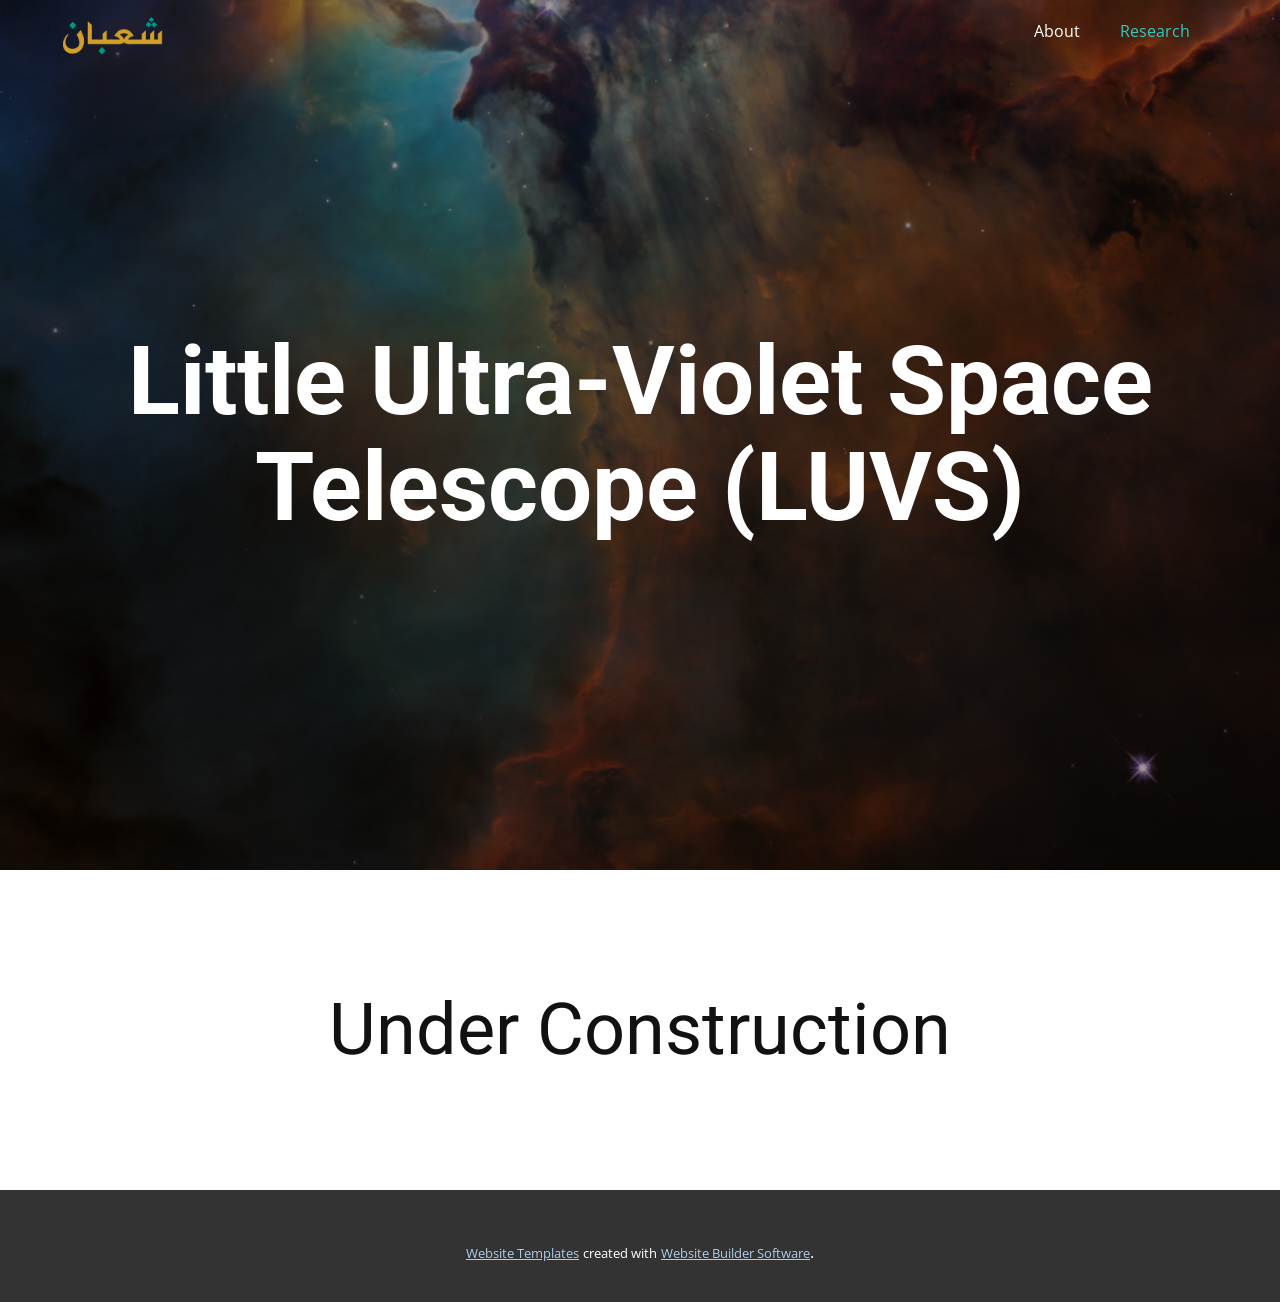
<file: LUVS.html>
<!DOCTYPE html>
<html style="font-size: 16px;">
  <head>
    <meta name="viewport" content="width=device-width, initial-scale=1.0">
    <meta charset="utf-8">
    <meta name="keywords" content="Balloon-borne Imaging Telescopes, The Team, Summary, What is SuperBIT?, SuperBIT Gonodola, SuperBIT Optical Assembly, SuperBIT Pointing, SuperBIT Launch, SuperBIT's Current Status, A Semi-technical Summary &amp; Specs, What is GigaBIT?, GigaBIT Gonodola">
    <meta name="description" content="A physics doctoral candidate at the University of Toronto and the Dunlap Institute for Astronomy and Astrophysics. Before that, he received my BSc (Hons) in Physics and Mathematics from the University of British Columbia. His primary research interests are observational cosmology and instrumentation. He is currently a member of the Balloon Astrophysics Group working on SuperBIT, GigaBIT, and LUVS with a focus on the use of galaxy clusters to understand Dark Matter.">
    <meta name="page_type" content="np-template-header-footer-from-plugin">
    <title>LUVS</title>
    <link rel="stylesheet" href="nicepage.css" media="screen">
<link rel="stylesheet" href="LUVS.css" media="screen">
    <script class="u-script" type="text/javascript" src="jquery.js" defer=""></script>
    <script class="u-script" type="text/javascript" src="nicepage.js" defer=""></script>
    <meta name="generator" content="Nicepage 2.28.1, nicepage.com">
    <link id="u-theme-google-font" rel="stylesheet" href="https://fonts.googleapis.com/css?family=Roboto:100,100i,300,300i,400,400i,500,500i,700,700i,900,900i|Open+Sans:300,300i,400,400i,600,600i,700,700i,800,800i">
    
    
    
    <script type="application/ld+json">{
		"@context": "http://schema.org",
		"@type": "Organization",
		"name": "WebSite115450",
		"url": "index.html",
		"logo": "images/aljazeera-svg-removebg-preview1.png"
}</script>
    <meta property="og:title" content="LUVS">
    <meta property="og:type" content="website">
    <meta property="og:description" content="A physics doctoral candidate at the University of Toronto and the Dunlap Institute for Astronomy and Astrophysics. Before that, he received my BSc (Hons) in Physics and Mathematics from the University of British Columbia. His primary research interests are observational cosmology and instrumentation. He is currently a member of the Balloon Astrophysics Group working on SuperBIT, GigaBIT, and LUVS with a focus on the use of galaxy clusters to understand Dark Matter.">
    <meta name="theme-color" content="#478ac9">
    <link rel="canonical" href="index.html">
    <meta property="og:url" content="index.html">
  </head>
  <body class="u-body u-overlap"><header class="u-clearfix u-header u-header" id="sec-1306"><div class="u-clearfix u-sheet u-sheet-1">
        <a href="About.html" class="u-image u-logo u-image-1" title="About">
          <img src="images/aljazeera-svg-removebg-preview1.png" class="u-logo-image u-logo-image-1" data-image-width="104.0388">
        </a>
        <nav class="u-menu u-menu-dropdown u-offcanvas u-menu-1">
          <div class="menu-collapse" style="font-size: 1rem; letter-spacing: 0;">
            <a class="u-button-style u-custom-left-right-menu-spacing u-custom-padding-bottom u-custom-top-bottom-menu-spacing u-nav-link u-text-active-palette-4-base u-text-hover-palette-2-base u-text-white" href="#">
              <svg><use xmlns:xlink="http://www.w3.org/1999/xlink" xlink:href="#menu-hamburger"></use></svg>
              <svg version="1.1" xmlns="http://www.w3.org/2000/svg" xmlns:xlink="http://www.w3.org/1999/xlink"><defs><symbol id="menu-hamburger" viewBox="0 0 16 16" style="width: 16px; height: 16px;"><rect y="1" width="16" height="2"></rect><rect y="7" width="16" height="2"></rect><rect y="13" width="16" height="2"></rect>
</symbol>
</defs></svg>
            </a>
          </div>
          <div class="u-custom-menu u-nav-container">
            <ul class="u-nav u-unstyled u-nav-1"><li class="u-nav-item"><a class="u-button-style u-nav-link u-text-active-palette-4-base u-text-hover-palette-2-base u-text-white" href="About.html" style="padding: 10px 20px;">About</a>
</li><li class="u-nav-item"><a class="u-button-style u-nav-link u-text-active-palette-4-base u-text-hover-palette-2-base u-text-white" href="Research.html" style="padding: 10px 20px;">Research</a><div class="u-nav-popup"><ul class="u-h-spacing-20 u-nav u-unstyled u-v-spacing-10 u-nav-2"><li class="u-nav-item"><a class="u-button-style u-nav-link u-white" href="Research.html">Overview</a>
</li><li class="u-nav-item"><a class="u-button-style u-nav-link u-white" href="BIT.html">BIT</a>
</li><li class="u-nav-item"><a class="u-button-style u-nav-link u-white" href="LUVS.html">LUVS</a>
</li></ul>
</div>
</li></ul>
          </div>
          <div class="u-custom-menu u-nav-container-collapse">
            <div class="u-black u-container-style u-inner-container-layout u-opacity u-opacity-95 u-sidenav">
              <div class="u-menu-close"></div>
              <ul class="u-align-center u-nav u-popupmenu-items u-unstyled u-nav-3"><li class="u-nav-item"><a class="u-button-style u-nav-link" href="About.html" style="padding: 10px 20px;">About</a>
</li><li class="u-nav-item"><a class="u-button-style u-nav-link" href="Research.html" style="padding: 10px 20px;">Research</a><div class="u-nav-popup"><ul class="u-h-spacing-20 u-nav u-unstyled u-v-spacing-10 u-nav-4"><li class="u-nav-item"><a class="u-button-style u-nav-link" href="Research.html">Overview</a>
</li><li class="u-nav-item"><a class="u-button-style u-nav-link" href="BIT.html">BIT</a>
</li><li class="u-nav-item"><a class="u-button-style u-nav-link" href="LUVS.html">LUVS</a>
</li></ul>
</div>
</li></ul>
            </div>
            <div class="u-black u-menu-overlay u-opacity u-opacity-70"></div>
          </div>
        </nav>
      </div></header>
    <section class="u-align-center u-clearfix u-image u-shading u-section-1" src="" id="sec-ec41" data-image-width="803" data-image-height="945">
      <div class="u-clearfix u-sheet u-valign-middle u-sheet-1">
        <h1 class="u-text u-text-default u-text-white u-title u-text-1">
          <a class="u-active-none u-border-0 u-btn u-button-style u-hover-none u-none u-text-white u-btn-1" href="#sec-c2b7">Little Ultra-Violet Space Telescope (LUVS)<br>
          </a>
        </h1>
      </div>
    </section>
    <section class="u-clearfix u-section-2" id="sec-348b">
      <div class="u-clearfix u-sheet u-valign-middle u-sheet-1">
        <h1 class="u-heading-font u-text u-text-default u-title u-text-1">Under Construction</h1>
      </div>
    </section>
    
    
    <footer class="u-align-left u-clearfix u-footer u-grey-80 u-footer" id="sec-6a99"><div class="u-clearfix u-sheet u-sheet-1"></div></footer>
    <section class="u-backlink u-clearfix u-grey-80">
      <a class="u-link" href="https://nicepage.com/website-templates" target="_blank">
        <span>Website Templates</span>
      </a>
      <p class="u-text">
        <span>created with</span>
      </p>
      <a class="u-link" href="https://nicepage.com/" target="_blank">
        <span>Website Builder Software</span>
      </a>. 
    </section>
  </body>
</html>
</file>
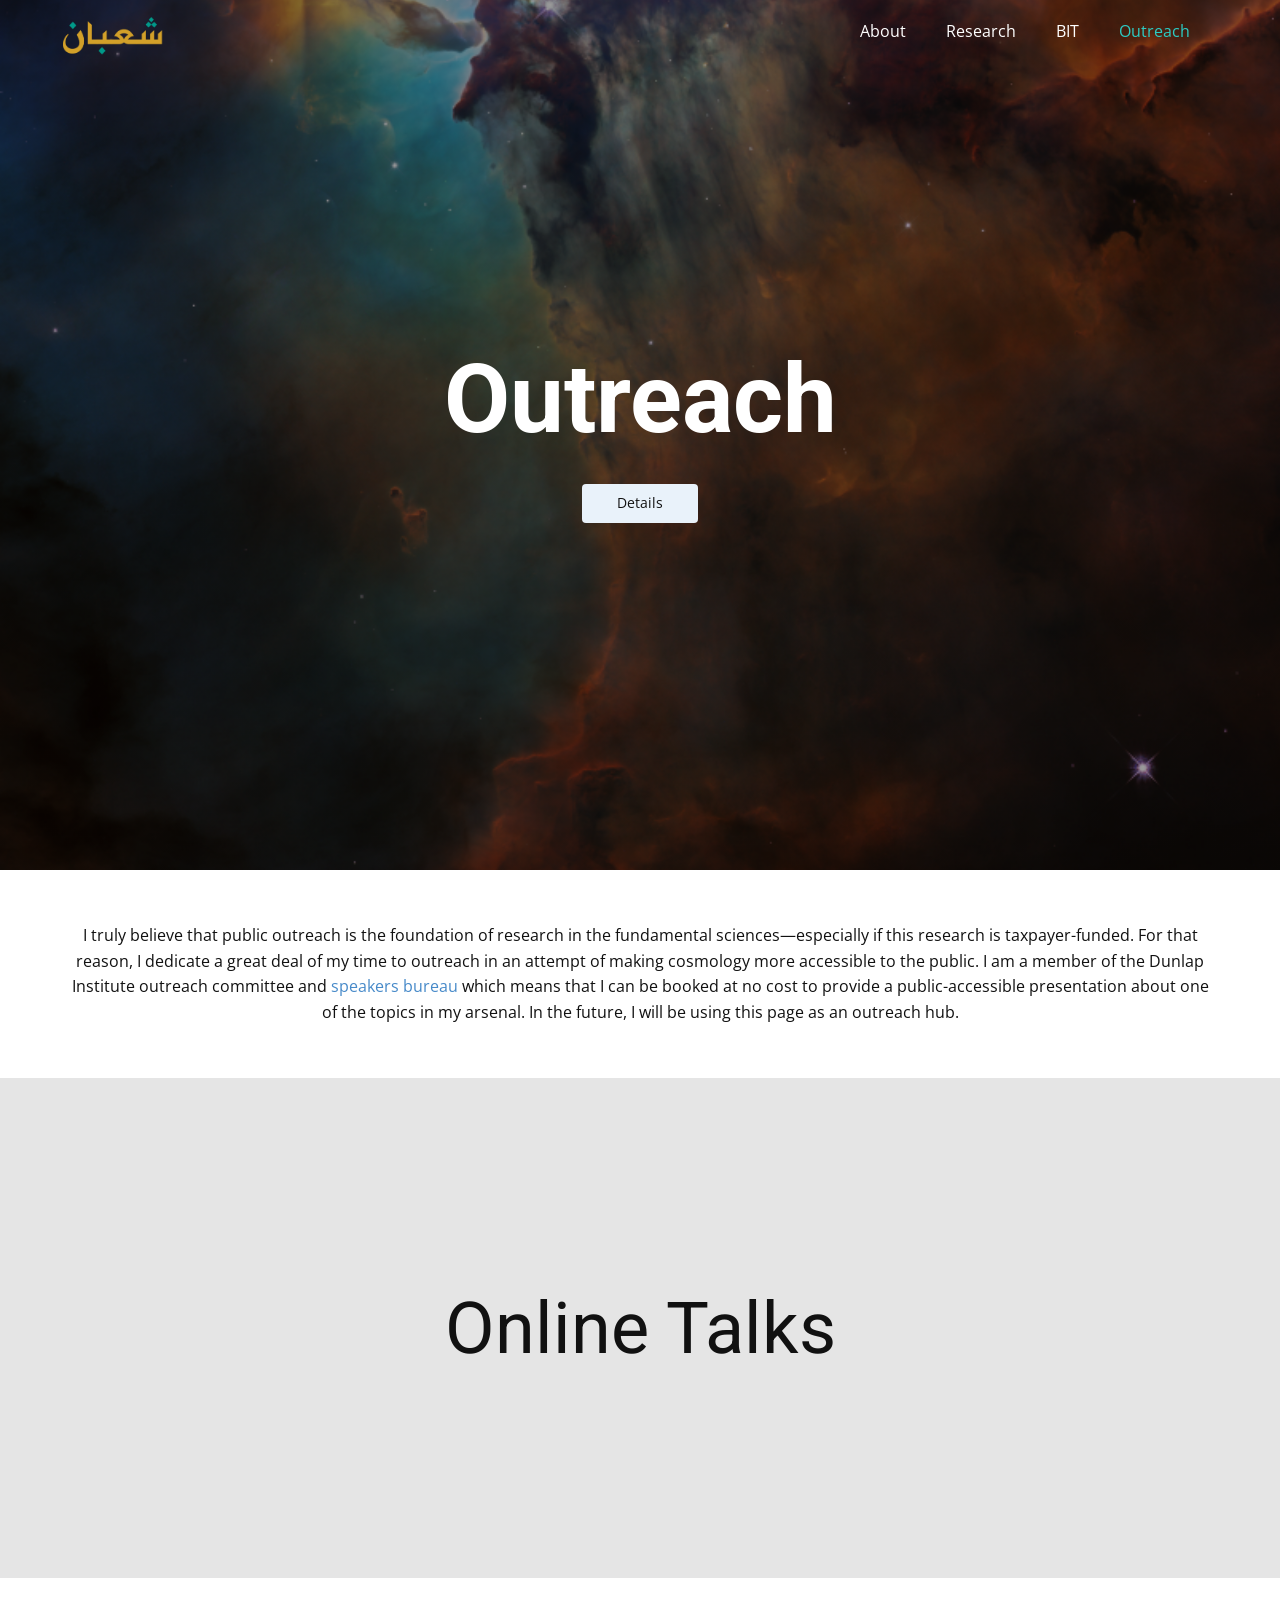
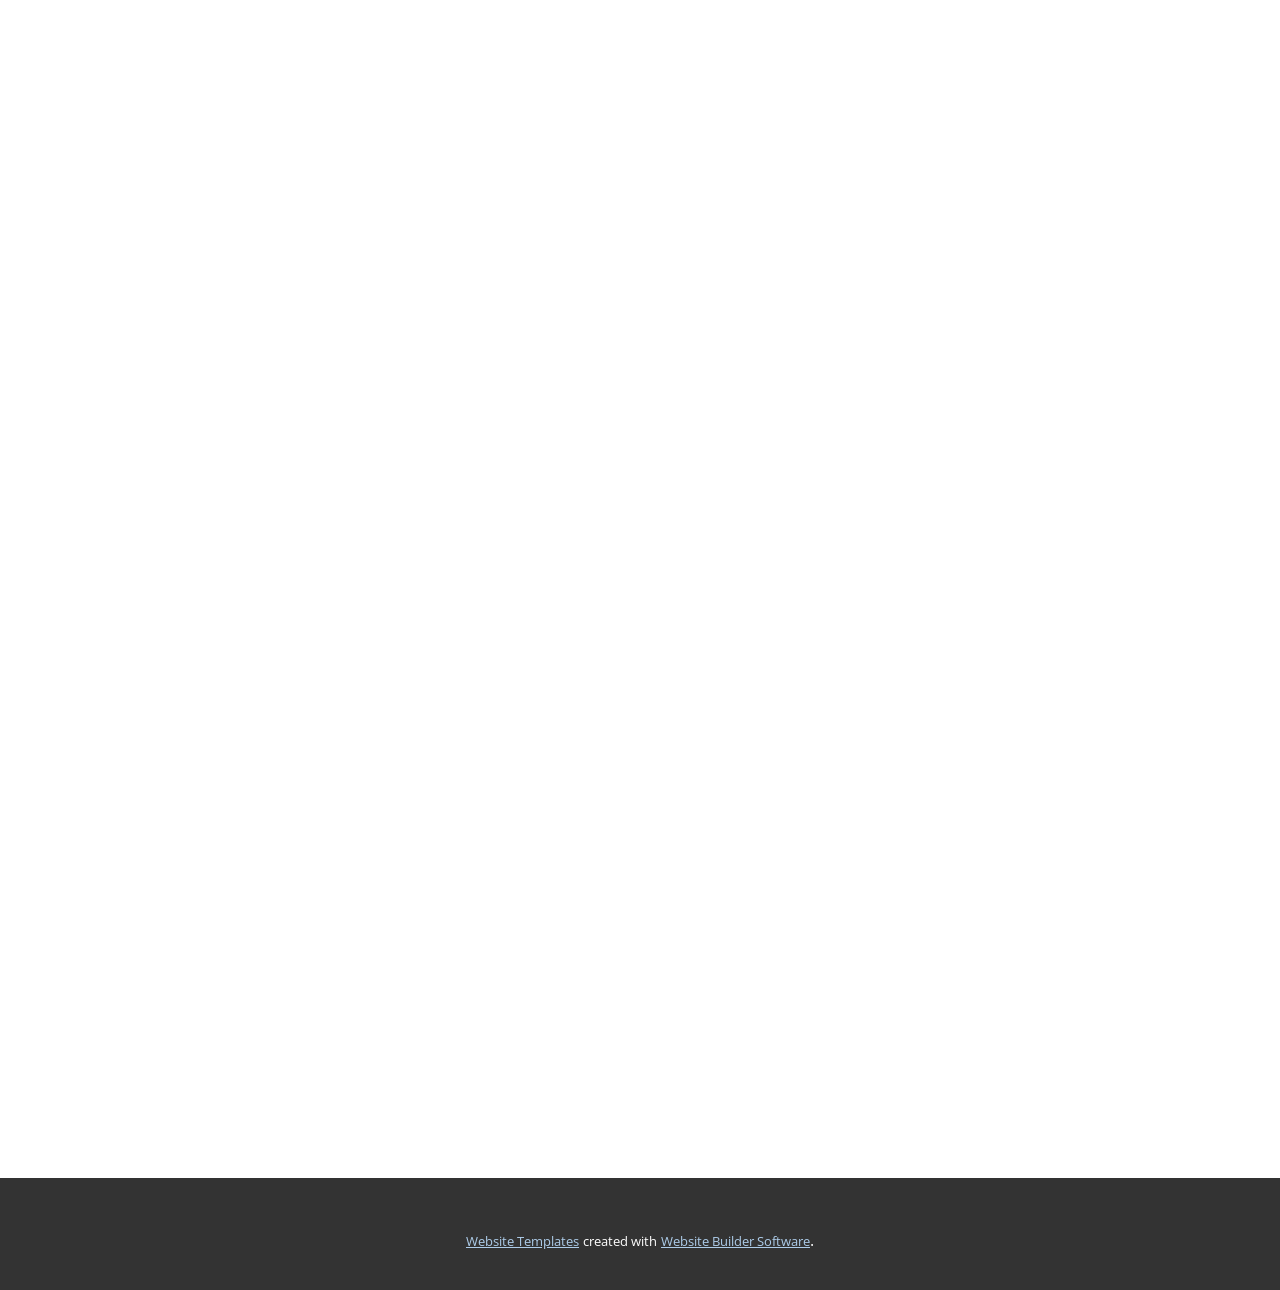
<file: Outreach.html>
<!DOCTYPE html>
<html style="font-size: 16px;">
  <head>
    <meta name="viewport" content="width=device-width, initial-scale=1.0">
    <meta charset="utf-8">
    <meta name="keywords" content="">
    <meta name="description" content="">
    <meta name="page_type" content="np-template-header-footer-from-plugin">
    <title>Outreach</title>
    <link rel="stylesheet" href="nicepage.css" media="screen">
<link rel="stylesheet" href="Outreach.css" media="screen">
    <script class="u-script" type="text/javascript" src="jquery-1.9.1.min.js" defer=""></script>
    <script class="u-script" type="text/javascript" src="nicepage.js" defer=""></script>
    <meta name="generator" content="Nicepage 2.26.5, nicepage.com">
    <link id="u-theme-google-font" rel="stylesheet" href="https://fonts.googleapis.com/css?family=Roboto:100,100i,300,300i,400,400i,500,500i,700,700i,900,900i|Open+Sans:300,300i,400,400i,600,600i,700,700i,800,800i">
    
    
    
    
    
    
    <script type="application/ld+json">{
		"@context": "http://schema.org",
		"@type": "Organization",
		"name": "WebSite115450",
		"url": "index.html",
		"logo": "images/aljazeera-svg-removebg-preview1.png"
}</script>
    <meta property="og:title" content="Outreach">
    <meta property="og:type" content="website">
    <meta name="theme-color" content="#478ac9">
    <link rel="canonical" href="index.html">
    <meta property="og:url" content="index.html">
  </head>
  <body class="u-body u-overlap"><header class="u-clearfix u-header u-header" id="sec-1306"><div class="u-clearfix u-sheet u-sheet-1">
        <a href="About.html" class="u-image u-logo u-image-1" title="About">
          <img src="images/aljazeera-svg-removebg-preview1.png" class="u-logo-image u-logo-image-1" data-image-width="104.0388">
        </a>
        <nav class="u-menu u-menu-dropdown u-offcanvas u-menu-1">
          <div class="menu-collapse" style="font-size: 1rem; letter-spacing: 0;">
            <a class="u-button-style u-custom-left-right-menu-spacing u-custom-padding-bottom u-custom-top-bottom-menu-spacing u-nav-link u-text-active-palette-4-base u-text-hover-palette-2-base u-text-white" href="#">
              <svg><use xlink:href="#menu-hamburger"></use></svg>
              <svg version="1.1" xmlns="http://www.w3.org/2000/svg" xmlns:xlink="http://www.w3.org/1999/xlink"><defs><symbol id="menu-hamburger" viewBox="0 0 16 16" style="width: 16px; height: 16px;"><rect y="1" width="16" height="2"></rect><rect y="7" width="16" height="2"></rect><rect y="13" width="16" height="2"></rect>
</symbol>
</defs></svg>
            </a>
          </div>
          <div class="u-custom-menu u-nav-container">
            <ul class="u-nav u-unstyled u-nav-1"><li class="u-nav-item"><a class="u-button-style u-nav-link u-text-active-palette-4-base u-text-hover-palette-2-base u-text-white" href="About.html" style="padding: 10px 20px;">About</a>
</li><li class="u-nav-item"><a class="u-button-style u-nav-link u-text-active-palette-4-base u-text-hover-palette-2-base u-text-white" href="Research.html" style="padding: 10px 20px;">Research</a>
</li><li class="u-nav-item"><a class="u-button-style u-nav-link u-text-active-palette-4-base u-text-hover-palette-2-base u-text-white" href="BIT.html" style="padding: 10px 20px;">BIT</a>
</li><li class="u-nav-item"><a class="u-button-style u-nav-link u-text-active-palette-4-base u-text-hover-palette-2-base u-text-white" href="Outreach.html" style="padding: 10px 20px;">Outreach</a>
</li></ul>
          </div>
          <div class="u-custom-menu u-nav-container-collapse">
            <div class="u-black u-container-style u-inner-container-layout u-opacity u-opacity-95 u-sidenav">
              <div class="u-menu-close"></div>
              <ul class="u-align-center u-nav u-popupmenu-items u-unstyled u-nav-2"><li class="u-nav-item"><a class="u-button-style u-nav-link" href="About.html" style="padding: 10px 20px;">About</a>
</li><li class="u-nav-item"><a class="u-button-style u-nav-link" href="Research.html" style="padding: 10px 20px;">Research</a>
</li><li class="u-nav-item"><a class="u-button-style u-nav-link" href="BIT.html" style="padding: 10px 20px;">BIT</a>
</li><li class="u-nav-item"><a class="u-button-style u-nav-link" href="Outreach.html" style="padding: 10px 20px;">Outreach</a>
</li></ul>
            </div>
            <div class="u-black u-menu-overlay u-opacity u-opacity-70"></div>
          </div>
        </nav>
      </div></header>
    <section class="u-align-center u-clearfix u-image u-shading u-section-1" src="" id="sec-cd46" data-image-width="803" data-image-height="945">
      <div class="u-clearfix u-sheet u-valign-middle u-sheet-1">
        <h1 class="u-align-center u-text u-text-default u-text-white u-title u-text-1">Outreach</h1>
        <a href="#sec-cd46" class="u-border-radius-50 u-btn u-btn-round u-button-style u-hover-palette-1-light-2 u-palette-1-light-3 u-btn-1">Details</a>
      </div>
    </section>
    <section class="u-clearfix u-section-2" id="sec-03db">
      <div class="u-clearfix u-sheet u-valign-middle u-sheet-1">
        <p class="u-align-center u-text u-text-default u-text-1">I truly believe that public outreach is the foundation of research in the fundamental sciences—especially if this research is taxpayer-funded. For that reason, I dedicate a great deal of my time to outreach in an attempt of making cosmology more accessible to the public. I am a member of the Dunlap Institute outreach committee and <a href="#">speakers bureau </a>which means that I can be booked at no cost to provide a public-accessible presentation about one of the topics in my arsenal. In the future, I will be using this page as an outreach hub.<br>
        </p>
      </div>
    </section>
    <section class="u-clearfix u-grey-10 u-section-3" id="sec-eef9">
      <div class="u-clearfix u-sheet u-valign-middle u-sheet-1">
        <h1 class="u-align-center u-heading-font u-text u-text-default u-title u-text-1">Online Talks<br>
        </h1>
      </div>
    </section>
    <section class="u-clearfix u-video u-video-contain u-section-4" id="sec-4359">
      <div class="u-background-video u-expanded u-video-contain" style="">
        <div style="position: absolute;" class="embed-responsive">
          <iframe style="position: absolute;top: 0;left: 0;width: 100%;height: 100%;" class="embed-responsive-item" src="https://www.youtube.com/embed/rguVxzo5934?playlist=rguVxzo5934&amp;loop=1&amp;mute=1&amp;showinfo=0&amp;controls=0&amp;start=0&amp;autoplay=1" allowfullscreen="" frameborder="0"></iframe>
        </div>
      </div>
      <div class="u-clearfix u-sheet u-sheet-1"></div>
    </section>
    <section class="u-clearfix u-video u-video-contain u-section-5" id="sec-7f37">
      <div class="u-background-video u-expanded u-video-contain" style="">
        <div style="position: absolute;" class="embed-responsive">
          <iframe style="position: absolute;top: 0;left: 0;width: 100%;height: 100%;" class="embed-responsive-item" src="https://www.youtube.com/embed/HsGIzClmVk8?playlist=HsGIzClmVk8&amp;loop=1&amp;mute=1&amp;showinfo=0&amp;controls=0&amp;start=0&amp;autoplay=1" allowfullscreen="" frameborder="0"></iframe>
        </div>
      </div>
      <div class="u-clearfix u-sheet u-sheet-1"></div>
    </section>
    
    
    <footer class="u-align-left u-clearfix u-footer u-grey-80 u-footer" id="sec-6a99"><div class="u-clearfix u-sheet u-sheet-1"></div></footer>
    <section class="u-backlink u-clearfix u-grey-80">
      <a class="u-link" href="https://nicepage.com/website-templates" target="_blank">
        <span>Website Templates</span>
      </a>
      <p class="u-text">
        <span>created with</span>
      </p>
      <a class="u-link" href="https://nicepage.com/" target="_blank">
        <span>Website Builder Software</span>
      </a>. 
    </section>
  </body>
</html>
</file>
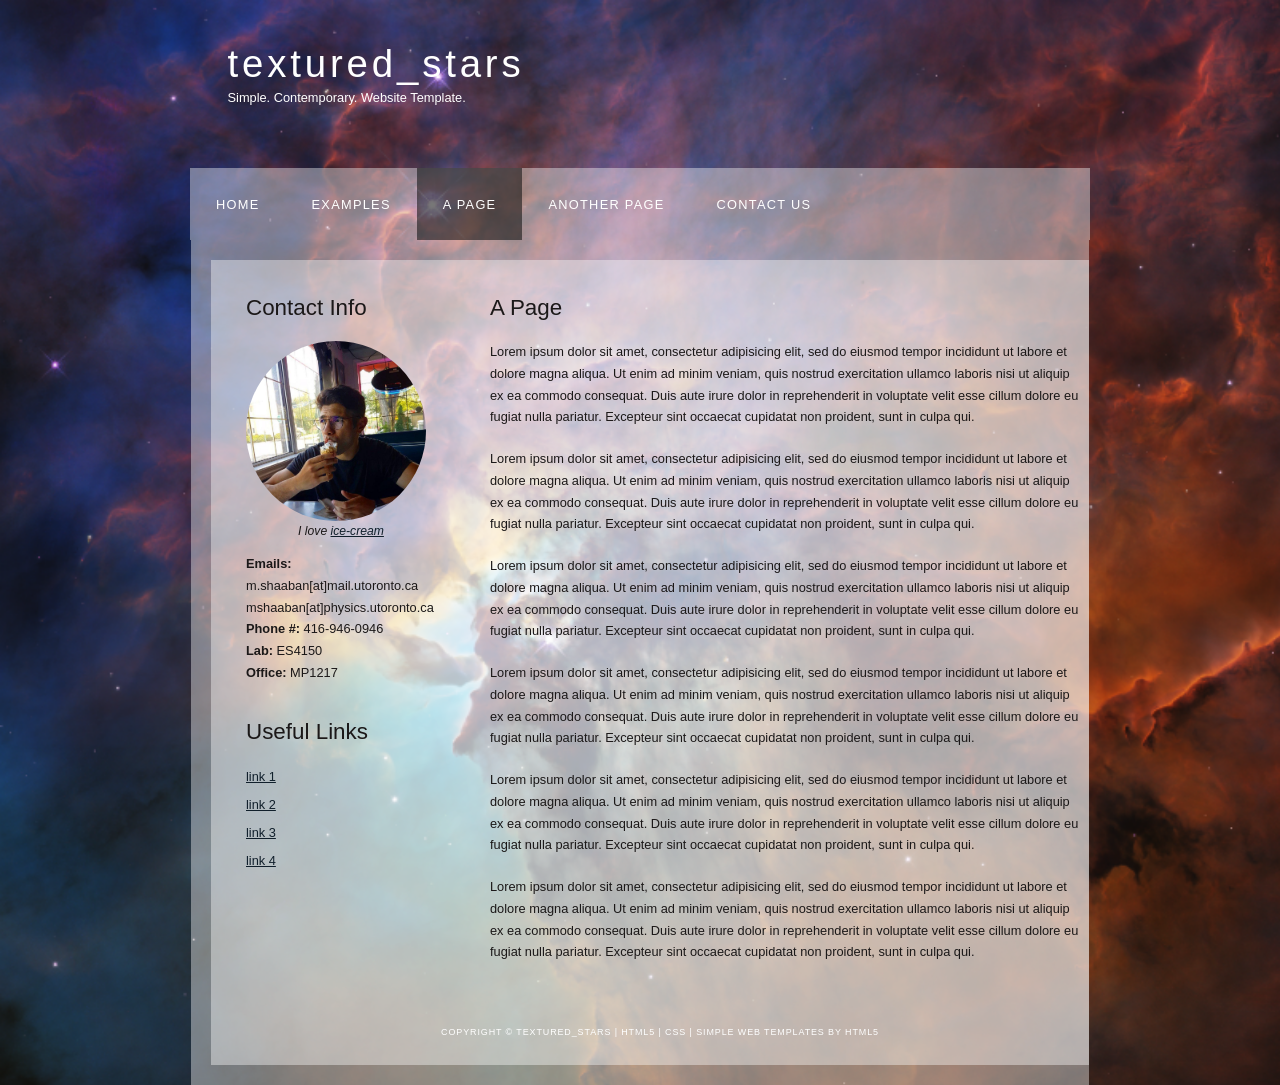
<file: page.html>
<!DOCTYPE HTML>
<html>

<head>
  <title>textured_stars - a page</title>
  <meta name="description" content="website description" />
  <meta name="keywords" content="website keywords, website keywords" />
  <meta http-equiv="content-type" content="text/html; charset=windows-1252" />
  <link rel="stylesheet" type="text/css" href="style/style.css" title="style" />
</head>

<body>
  <div id="main">
    <div id="header">
      <div id="logo">
        <div id="logo_text">
          <!-- class="logo_colour", allows you to change the colour of the text -->
          <h1><a href="index.html">textured<span class="logo_colour">_stars</span></a></h1>
          <h2>Simple. Contemporary. Website Template.</h2>
        </div>
      </div>
      <div id="menubar">
        <ul id="menu">
          <!-- put class="selected" in the li tag for the selected page - to highlight which page you're on -->
          <li><a href="index.html">Home</a></li>
          <li><a href="examples.html">Examples</a></li>
          <li class="selected"><a href="page.html">A Page</a></li>
          <li><a href="another_page.html">Another Page</a></li>
          <li><a href="contact.html">Contact Us</a></li>
        </ul>
      </div>
    </div>
    <div id="site_content">
      <div id="site_content">
        <div class="sidebar">
          <!-- insert your sidebar items here -->
          <h3>Contact Info</h3>
          <span class="left"><img src="style/graphic.jpg" alt="example graphic" /></span>
          <center>
            <h5> I love <a href="https://www.physics.uoguelph.ca/STAO/icecream.html">ice-cream</a> </h5>
          </center>
          <p> <b>Emails:</b> m.shaaban[at]mail.utoronto.ca <br />
            mshaaban[at]physics.utoronto.ca <br />
            <b> Phone #:</b> 416-946-0946 <br />
            <b> Lab:</b> ES4150 <br />
            <b> Office:</b> MP1217
          </p>
          <h3>Useful Links</h3>
          <ul>
            <li><a href="#">link 1</a></li>
            <li><a href="#">link 2</a></li>
            <li><a href="#">link 3</a></li>
            <li><a href="#">link 4</a></li>
          </ul>
        </div>
        <div id="content">
          <!-- insert the page content here -->
          <h1>A Page</h1>
          <p>Lorem ipsum dolor sit amet, consectetur adipisicing elit, sed do eiusmod tempor incididunt ut labore et
            dolore magna aliqua. Ut enim ad minim veniam, quis nostrud exercitation ullamco laboris nisi ut aliquip ex
            ea
            commodo consequat. Duis aute irure dolor in reprehenderit in voluptate velit esse cillum dolore eu fugiat
            nulla pariatur. Excepteur sint occaecat cupidatat non proident, sunt in culpa qui.</p>
          <p>Lorem ipsum dolor sit amet, consectetur adipisicing elit, sed do eiusmod tempor incididunt ut labore et
            dolore magna aliqua. Ut enim ad minim veniam, quis nostrud exercitation ullamco laboris nisi ut aliquip ex
            ea
            commodo consequat. Duis aute irure dolor in reprehenderit in voluptate velit esse cillum dolore eu fugiat
            nulla pariatur. Excepteur sint occaecat cupidatat non proident, sunt in culpa qui.</p>
          <p>Lorem ipsum dolor sit amet, consectetur adipisicing elit, sed do eiusmod tempor incididunt ut labore et
            dolore magna aliqua. Ut enim ad minim veniam, quis nostrud exercitation ullamco laboris nisi ut aliquip ex
            ea
            commodo consequat. Duis aute irure dolor in reprehenderit in voluptate velit esse cillum dolore eu fugiat
            nulla pariatur. Excepteur sint occaecat cupidatat non proident, sunt in culpa qui.</p>
          <p>Lorem ipsum dolor sit amet, consectetur adipisicing elit, sed do eiusmod tempor incididunt ut labore et
            dolore magna aliqua. Ut enim ad minim veniam, quis nostrud exercitation ullamco laboris nisi ut aliquip ex
            ea
            commodo consequat. Duis aute irure dolor in reprehenderit in voluptate velit esse cillum dolore eu fugiat
            nulla pariatur. Excepteur sint occaecat cupidatat non proident, sunt in culpa qui.</p>
          <p>Lorem ipsum dolor sit amet, consectetur adipisicing elit, sed do eiusmod tempor incididunt ut labore et
            dolore magna aliqua. Ut enim ad minim veniam, quis nostrud exercitation ullamco laboris nisi ut aliquip ex
            ea
            commodo consequat. Duis aute irure dolor in reprehenderit in voluptate velit esse cillum dolore eu fugiat
            nulla pariatur. Excepteur sint occaecat cupidatat non proident, sunt in culpa qui.</p>
          <p>Lorem ipsum dolor sit amet, consectetur adipisicing elit, sed do eiusmod tempor incididunt ut labore et
            dolore magna aliqua. Ut enim ad minim veniam, quis nostrud exercitation ullamco laboris nisi ut aliquip ex
            ea
            commodo consequat. Duis aute irure dolor in reprehenderit in voluptate velit esse cillum dolore eu fugiat
            nulla pariatur. Excepteur sint occaecat cupidatat non proident, sunt in culpa qui.</p>
        </div>
      </div>
      <div id="footer">
        Copyright &copy; textured_stars | <a href="http://validator.w3.org/check?uri=referer">HTML5</a> | <a href="http://jigsaw.w3.org/css-validator/check/referer">CSS</a>
        | <a href="http://www.html5webtemplates.co.uk">Simple web templates by HTML5</a>
      </div>
    </div>
</body>

</html>
</file>
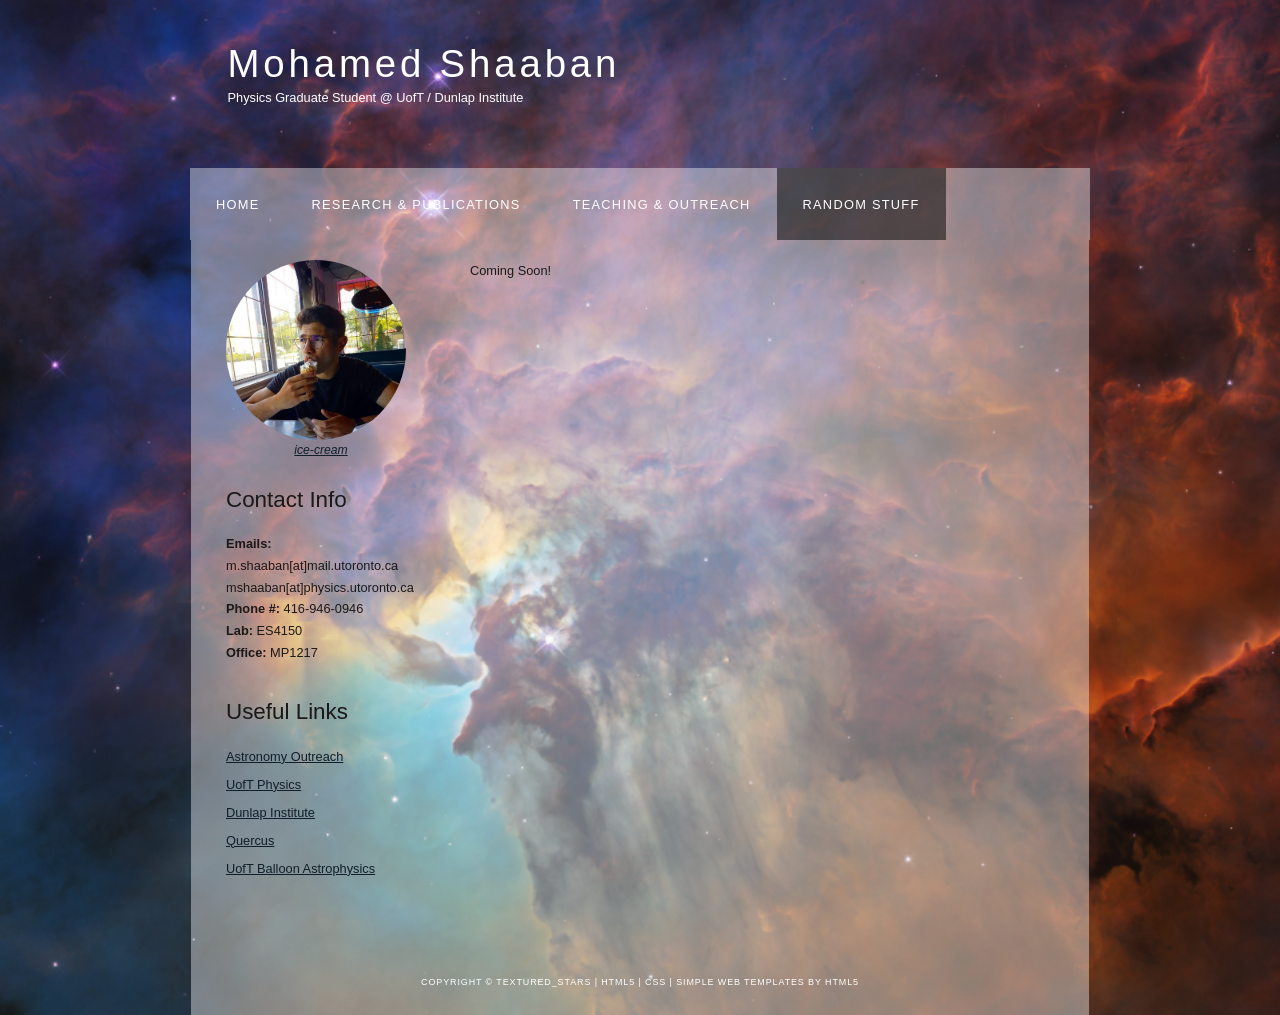
<file: random.html>
<!DOCTYPE HTML>
<html>

<head>
  <title>MShaaban</title>
  <meta name="description" content="Shaaban's personal graduate student website" />
  <meta name="keywords" content="shaaban, mohamed, physics, astronomy, balloon, toronto, cosmology, cosmologist" />
  <meta http-equiv="content-type" content="text/html; charset=windows-1252" />
  <link rel="stylesheet" type="text/css" href="style/style.css" title="style" />
</head>

<body>
  <div id="main">
    <div id="header">
      <div id="logo">
        <div id="logo_text">
          <!-- class="logo_colour", allows you to change the colour of the text -->
          <h1><a href="https://www.physics.utoronto.ca/~mshaaban/">Mohamed<span class="logo_colour"> Shaaban</span></a></h1>
          <h2>Physics Graduate Student @ UofT / Dunlap Institute </h2>
        </div>
      </div>
      <div id="menubar">
        <ul id="menu">
          <!-- put class="selected" in the li tag for the selected page - to highlight which page you're on -->
          <li><a href="index.html">Home</a></li>
          <li><a href="research.html">Research & Publications</a></li>
          <li><a href="teaching.html">Teaching & Outreach</a></li>
          <li class="selected"><a href="random.html">Random Stuff</a></li>
        </ul>
      </div>
    </div>
    <div id="site_content">
      <div class="sidebar">
        <!-- insert your sidebar items here -->
       
        <span class="left"><img src="style/graphic.jpg" alt="example graphic" /></span>
        <center>
          <h5> <a href="https://www.physics.uoguelph.ca/STAO/icecream.html">ice-cream</a> </h5>
        </center>

        <h3>Contact Info</h3>

        <p> <b>Emails:</b> m.shaaban[at]mail.utoronto.ca <br />
          mshaaban[at]physics.utoronto.ca <br />
          <b> Phone #:</b> 416-946-0946 <br />
          <b> Lab:</b> ES4150 <br />
          <b> Office:</b> MP1217
        </p>
        <h3>Useful Links</h3>
        <ul>
          <li><a href="https://universe.utoronto.ca/">Astronomy Outreach</a></li>
          <li><a href="https://www.physics.utoronto.ca/">UofT Physics</a></li>
          <li><a href="http://www.dunlap.utoronto.ca/">Dunlap Institute</a></li>
          <li><a href="https://idpz.utorauth.utoronto.ca/idp/profile/SAML2/Redirect/SSO;jsessionid=EF37C3B94CB5318E8084241233A5EAC9?execution=e1s1">Quercus</a></li>
          <li><a href="https://sites.physics.utoronto.ca/barthnetterfield">UofT Balloon Astrophysics</a></li>
        </ul>
      </div>
      <div id="content">

     <p>Coming Soon!</p>
  
      </div>
    </div>
    <div id="footer">
      Copyright &copy; textured_stars | <a href="http://validator.w3.org/check?uri=referer">HTML5</a> | <a href="http://jigsaw.w3.org/css-validator/check/referer">CSS</a>
      | <a href="http://www.html5webtemplates.co.uk">Simple web templates by HTML5</a>
    </div>
  </div>
</body>

</html>
</file>
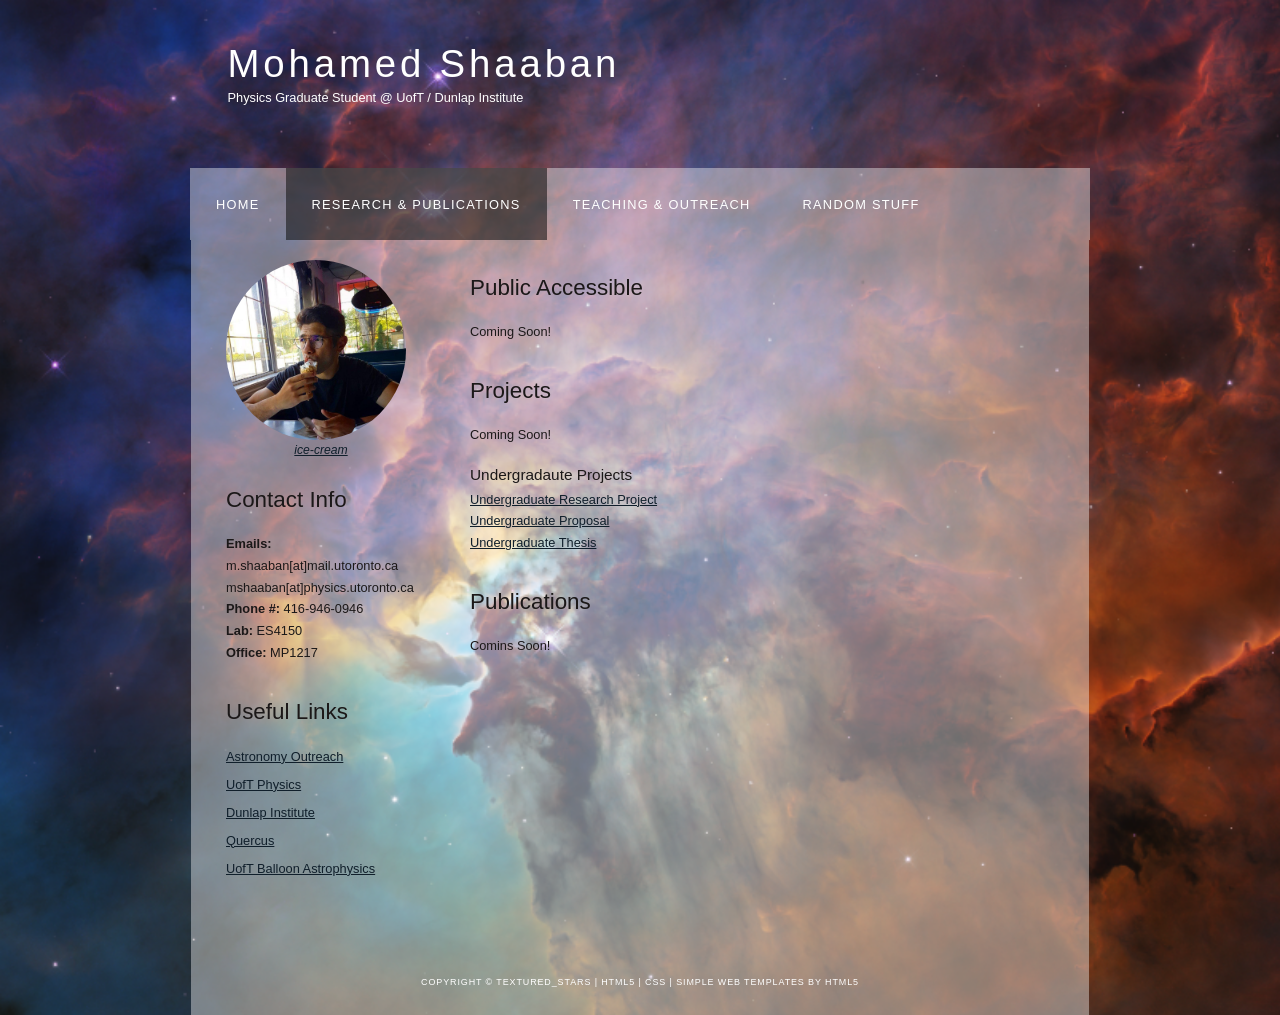
<file: research.html>
<!DOCTYPE HTML>
<html>

<head>
  <title>MShaaban</title>
  <meta name="description" content="Shaaban's personal graduate student website" />
  <meta name="keywords" content="shaaban, mohamed, physics, astronomy, balloon, toronto, cosmology, cosmologist" />
  <meta http-equiv="content-type" content="text/html; charset=windows-1252" />
  <link rel="stylesheet" type="text/css" href="style/style.css" title="style" />
</head>


<body>
  <div id="main">
    <div id="header">
      <div id="logo">
        <div id="logo_text">
          <!-- class="logo_colour", allows you to change the colour of the text -->
          <h1><a href="https://www.physics.utoronto.ca/~mshaaban/">Mohamed<span class="logo_colour"> Shaaban</span></a></h1>
          <h2>Physics Graduate Student @ UofT / Dunlap Institute </h2>
        </div>
      </div>
      <div id="menubar">
        <ul id="menu">
          <!-- put class="selected" in the li tag for the selected page - to highlight which page you're on -->
          <li><a href="index.html">Home</a></li>
          <li class="selected"><a href="research.html">Research & Publications</a></li>
          <li><a href="teaching.html">Teaching & Outreach</a></li>
          <li><a href="random.html">Random Stuff</a></li>
        </ul>
      </div>
    </div>
    <div id="site_content">
      <div class="sidebar">
        <!-- insert your sidebar items here -->

        <span class="left"><img src="style/graphic.jpg" alt="example graphic" /></span>
        <center>
          <h5> <a href="https://www.physics.uoguelph.ca/STAO/icecream.html">ice-cream</a> </h5>
        </center>

        <h3>Contact Info</h3>

        <p> <b>Emails:</b> m.shaaban[at]mail.utoronto.ca <br />
          mshaaban[at]physics.utoronto.ca <br />
          <b> Phone #:</b> 416-946-0946 <br />
          <b> Lab:</b> ES4150 <br />
          <b> Office:</b> MP1217
        </p>
        <h3>Useful Links</h3>
        <ul>
          <li><a href="https://universe.utoronto.ca/">Astronomy Outreach</a></li>
          <li><a href="https://www.physics.utoronto.ca/">UofT Physics</a></li>
          <li><a href="http://www.dunlap.utoronto.ca/">Dunlap Institute</a></li>
          <li><a href="https://idpz.utorauth.utoronto.ca/idp/profile/SAML2/Redirect/SSO;jsessionid=EF37C3B94CB5318E8084241233A5EAC9?execution=e1s1">Quercus</a></li>
          <li><a href="https://sites.physics.utoronto.ca/barthnetterfield">UofT Balloon Astrophysics</a></li>
        </ul>
      </div>
      <div id="content">

        <h1>Public Accessible</h1>
        <p>Coming Soon!</p>

        <h1>Projects</h1>
        <p>Coming Soon!</p>

        <h4>Undergradaute Projects</h4>
        <p>
          <a href="COOP_report.pdf"> Undergraduate Research Project </a> <br />
          <a href="Proposal.pdf""> Undergraduate Proposal </a> <br />
          <a href=" Shaaban_Thesis_Final.pdf">
            Undergraduate Thesis</a> <br />
        </p>

        <h1>Publications</h1> 
        <p>Comins Soon!</p>
      </div>
    </div>
    <div id="footer">
      Copyright &copy; textured_stars | <a href="http://validator.w3.org/check?uri=referer">HTML5</a> | <a href="http://jigsaw.w3.org/css-validator/check/referer">CSS</a>
      | <a href="http://www.html5webtemplates.co.uk">Simple web templates by HTML5</a>
    </div>
  </div>
</body>

</html>
</file>
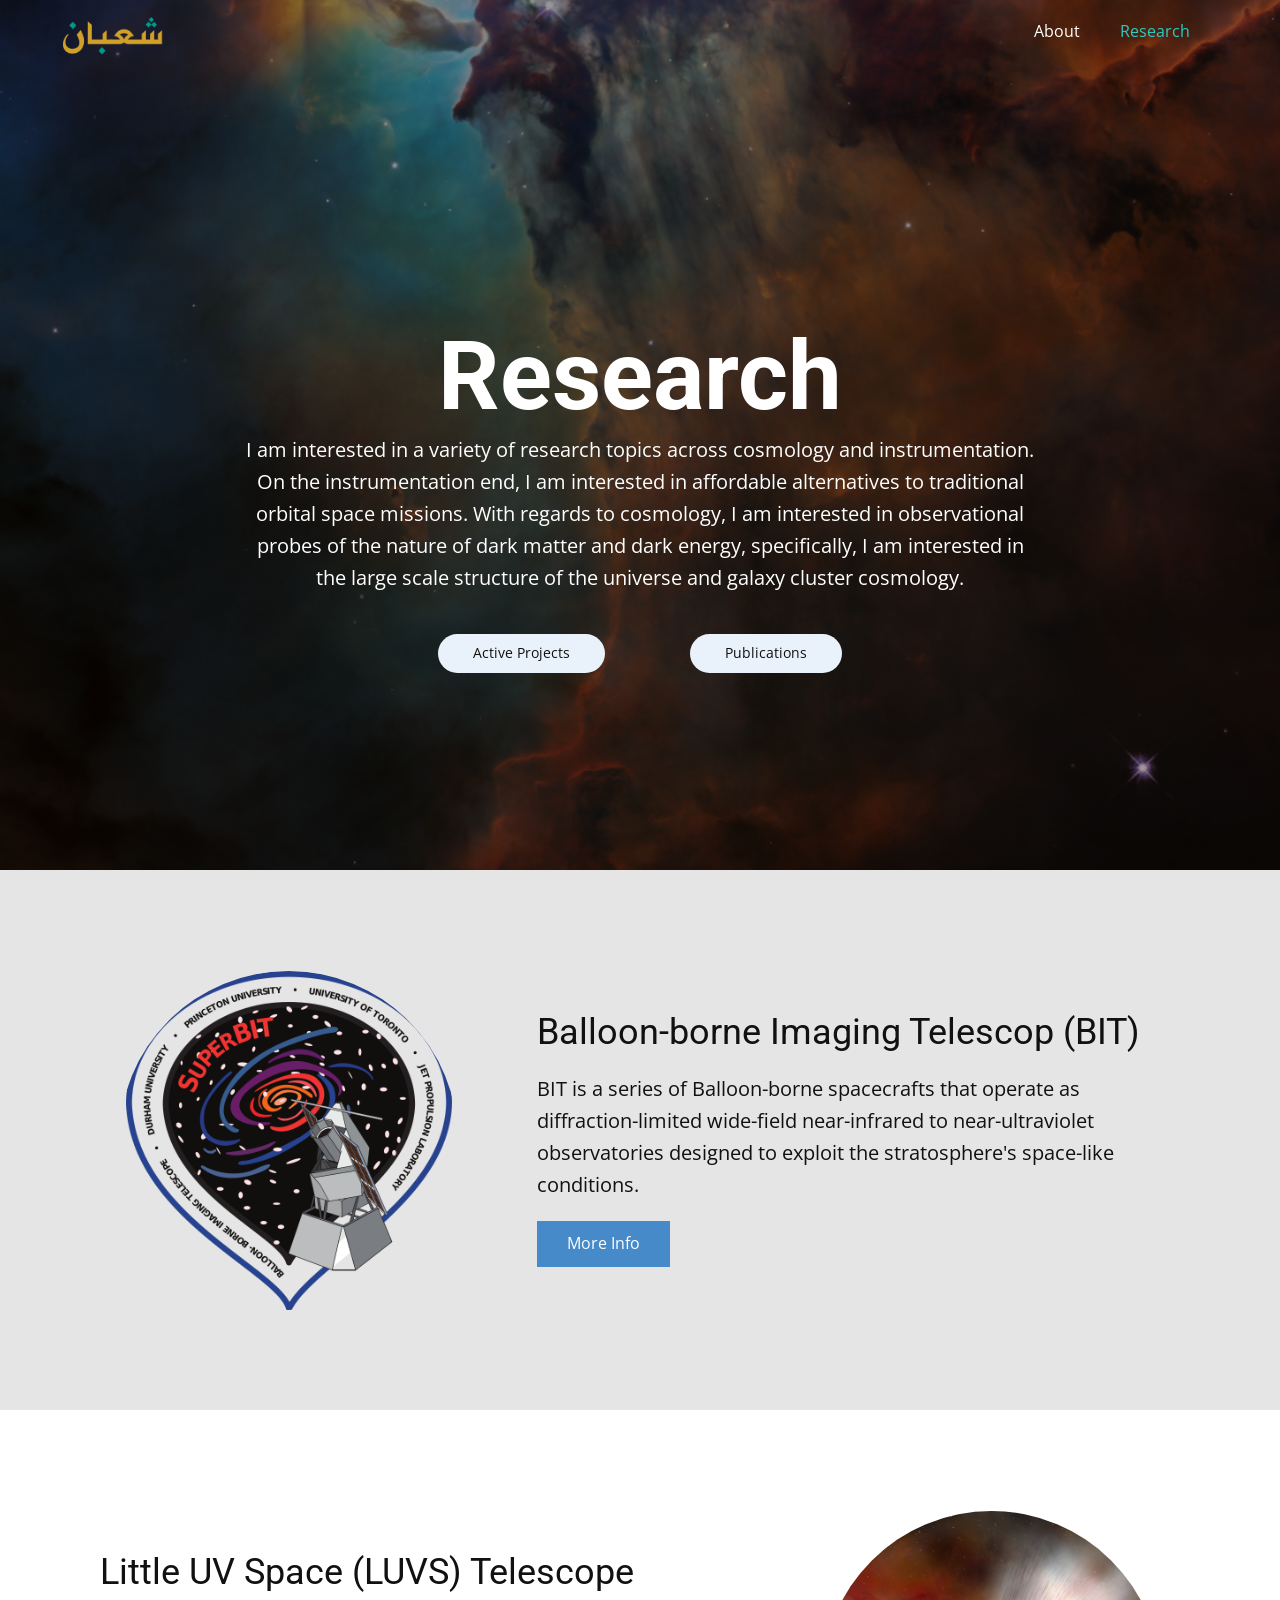
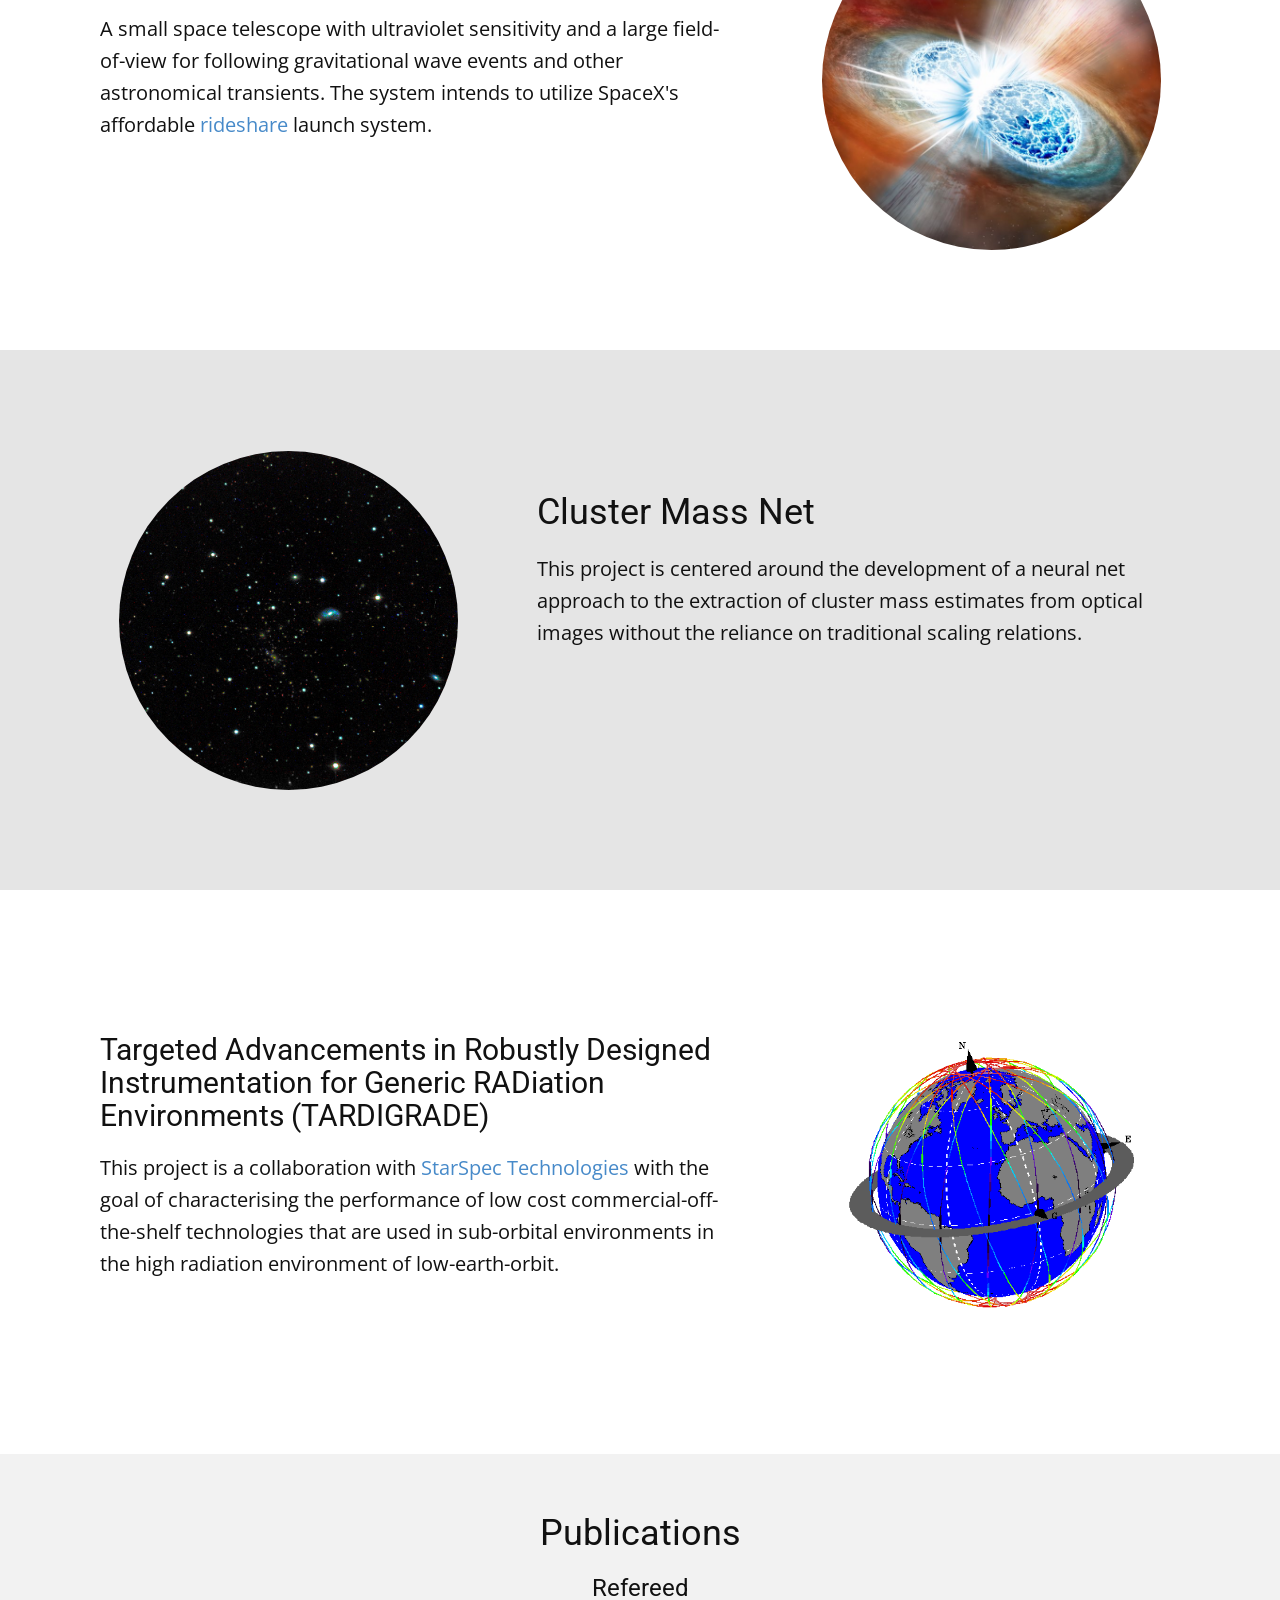
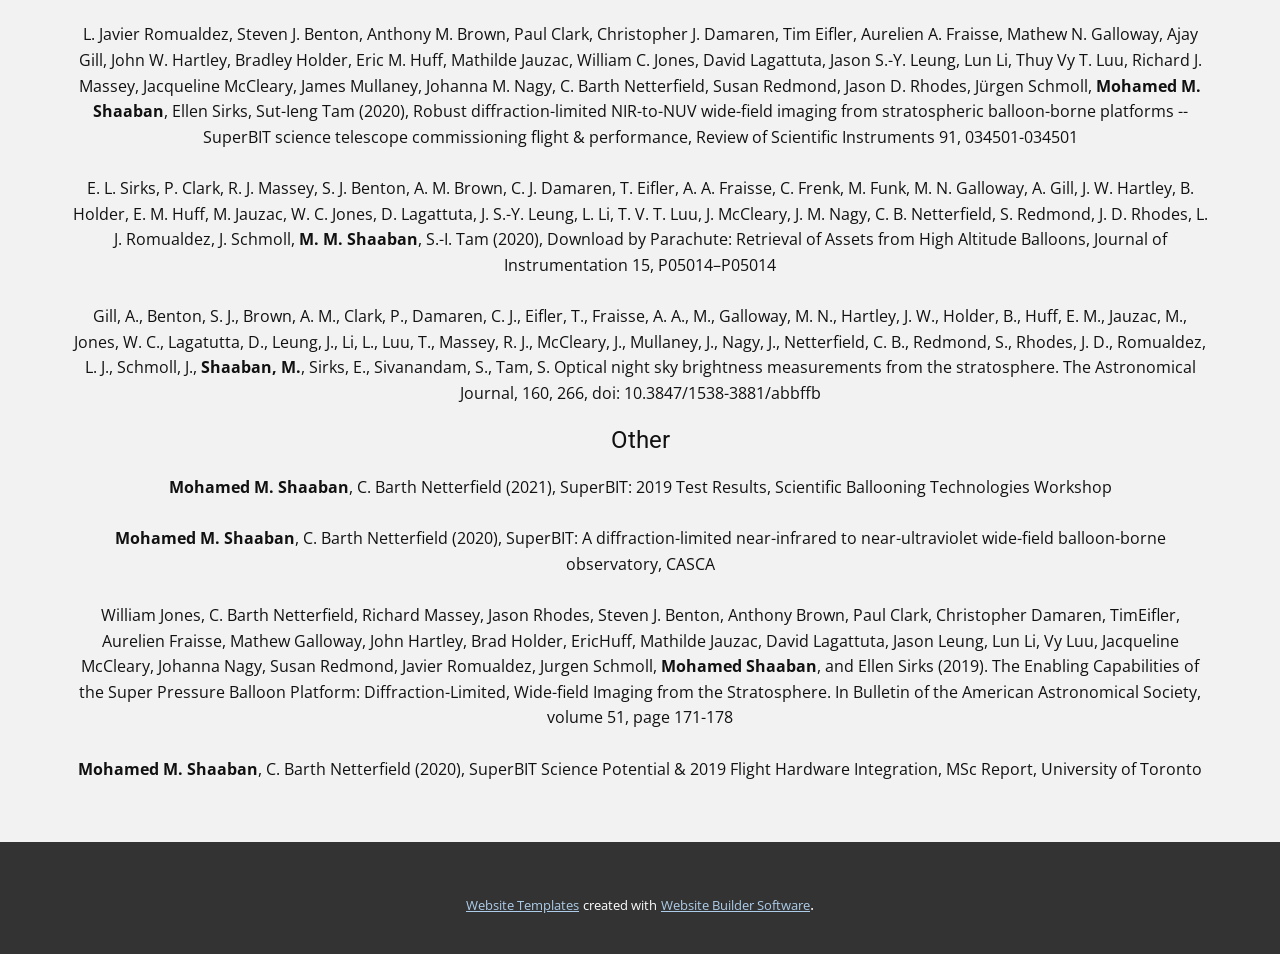
<file: Research.html>
<!DOCTYPE html>
<html style="font-size: 16px;">
  <head>
    <meta name="viewport" content="width=device-width, initial-scale=1.0">
    <meta charset="utf-8">
    <meta name="keywords" content="Research, Balloon-borne Imaging Telescop (BIT), Little UV Space (LUVS) Telescope, Cluster Mass Net, Publications">
    <meta name="description" content="A physics doctoral candidate at the University of Toronto and the Dunlap Institute for Astronomy and Astrophysics. Before that, he received my BSc (Hons) in Physics and Mathematics from the University of British Columbia. His primary research interests are observational cosmology and instrumentation. He is currently a member of the Balloon Astrophysics Group working on SuperBIT, GigaBIT, and LUVS with a focus on the use of galaxy clusters to understand Dark Matter.">
    <meta name="page_type" content="np-template-header-footer-from-plugin">
    <title>Research</title>
    <link rel="stylesheet" href="nicepage.css" media="screen">
<link rel="stylesheet" href="Research.css" media="screen">
    <script class="u-script" type="text/javascript" src="jquery.js" defer=""></script>
    <script class="u-script" type="text/javascript" src="nicepage.js" defer=""></script>
    <meta name="generator" content="Nicepage 2.28.1, nicepage.com">
    <link id="u-theme-google-font" rel="stylesheet" href="https://fonts.googleapis.com/css?family=Roboto:100,100i,300,300i,400,400i,500,500i,700,700i,900,900i|Open+Sans:300,300i,400,400i,600,600i,700,700i,800,800i">
    
    
    
    
    
    
    
    <script type="application/ld+json">{
		"@context": "http://schema.org",
		"@type": "Organization",
		"name": "WebSite115450",
		"url": "index.html",
		"logo": "images/aljazeera-svg-removebg-preview1.png"
}</script>
    <meta property="og:title" content="Research">
    <meta property="og:type" content="website">
    <meta property="og:description" content="A physics doctoral candidate at the University of Toronto and the Dunlap Institute for Astronomy and Astrophysics. Before that, he received my BSc (Hons) in Physics and Mathematics from the University of British Columbia. His primary research interests are observational cosmology and instrumentation. He is currently a member of the Balloon Astrophysics Group working on SuperBIT, GigaBIT, and LUVS with a focus on the use of galaxy clusters to understand Dark Matter.">
    <meta name="theme-color" content="#478ac9">
    <link rel="canonical" href="index.html">
    <meta property="og:url" content="index.html">
  </head>
  <body class="u-body u-overlap u-overlap-contrast"><header class="u-clearfix u-header u-header" id="sec-1306"><div class="u-clearfix u-sheet u-sheet-1">
        <a href="About.html" class="u-image u-logo u-image-1" title="About">
          <img src="images/aljazeera-svg-removebg-preview1.png" class="u-logo-image u-logo-image-1" data-image-width="104.0388">
        </a>
        <nav class="u-menu u-menu-dropdown u-offcanvas u-menu-1">
          <div class="menu-collapse" style="font-size: 1rem; letter-spacing: 0;">
            <a class="u-button-style u-custom-left-right-menu-spacing u-custom-padding-bottom u-custom-top-bottom-menu-spacing u-nav-link u-text-active-palette-4-base u-text-hover-palette-2-base u-text-white" href="#">
              <svg><use xmlns:xlink="http://www.w3.org/1999/xlink" xlink:href="#menu-hamburger"></use></svg>
              <svg version="1.1" xmlns="http://www.w3.org/2000/svg" xmlns:xlink="http://www.w3.org/1999/xlink"><defs><symbol id="menu-hamburger" viewBox="0 0 16 16" style="width: 16px; height: 16px;"><rect y="1" width="16" height="2"></rect><rect y="7" width="16" height="2"></rect><rect y="13" width="16" height="2"></rect>
</symbol>
</defs></svg>
            </a>
          </div>
          <div class="u-custom-menu u-nav-container">
            <ul class="u-nav u-unstyled u-nav-1"><li class="u-nav-item"><a class="u-button-style u-nav-link u-text-active-palette-4-base u-text-hover-palette-2-base u-text-white" href="About.html" style="padding: 10px 20px;">About</a>
</li><li class="u-nav-item"><a class="u-button-style u-nav-link u-text-active-palette-4-base u-text-hover-palette-2-base u-text-white" href="Research.html" style="padding: 10px 20px;">Research</a><div class="u-nav-popup"><ul class="u-h-spacing-20 u-nav u-unstyled u-v-spacing-10 u-nav-2"><li class="u-nav-item"><a class="u-button-style u-nav-link u-white" href="Research.html">Overview</a>
</li><li class="u-nav-item"><a class="u-button-style u-nav-link u-white" href="BIT.html">BIT</a>
</li><li class="u-nav-item"><a class="u-button-style u-nav-link u-white" href="LUVS.html">LUVS</a>
</li></ul>
</div>
</li></ul>
          </div>
          <div class="u-custom-menu u-nav-container-collapse">
            <div class="u-black u-container-style u-inner-container-layout u-opacity u-opacity-95 u-sidenav">
              <div class="u-menu-close"></div>
              <ul class="u-align-center u-nav u-popupmenu-items u-unstyled u-nav-3"><li class="u-nav-item"><a class="u-button-style u-nav-link" href="About.html" style="padding: 10px 20px;">About</a>
</li><li class="u-nav-item"><a class="u-button-style u-nav-link" href="Research.html" style="padding: 10px 20px;">Research</a><div class="u-nav-popup"><ul class="u-h-spacing-20 u-nav u-unstyled u-v-spacing-10 u-nav-4"><li class="u-nav-item"><a class="u-button-style u-nav-link" href="Research.html">Overview</a>
</li><li class="u-nav-item"><a class="u-button-style u-nav-link" href="BIT.html">BIT</a>
</li><li class="u-nav-item"><a class="u-button-style u-nav-link" href="LUVS.html">LUVS</a>
</li></ul>
</div>
</li></ul>
            </div>
            <div class="u-black u-menu-overlay u-opacity u-opacity-70"></div>
          </div>
        </nav>
      </div></header>
    <section class="u-align-center u-clearfix u-image u-shading u-section-1" src="" id="sec-6e84" data-image-width="803" data-image-height="945">
      <div class="u-clearfix u-sheet u-sheet-1">
        <h1 class="u-align-center u-text u-text-default u-text-white u-title u-text-1">
          <a class="u-active-none u-border-0 u-btn u-button-style u-hover-none u-none u-text-white u-btn-1" href="#sec-c2b7">Research</a>
        </h1>
        <p class="u-align-center u-large-text u-text u-text-variant u-text-2">I am interested in a variety of research topics across cosmology and instrumentation. On the instrumentation end, I am interested in affordable alternatives to traditional orbital space missions. With regards to cosmology, I am interested in observational probes of the nature of dark matter and dark energy, specifically, I am interested in the large scale structure of the universe and galaxy cluster cosmology.<br>
        </p>
        <a href="#sec-939f" class="u-btn u-btn-round u-button-style u-hover-palette-1-light-2 u-palette-1-light-3 u-radius-50 u-btn-2">Active Projects</a>
        <a href="#sec-b5e2" class="u-btn u-btn-round u-button-style u-hover-palette-1-light-2 u-palette-1-light-3 u-radius-50 u-btn-3">Publications</a>
      </div>
    </section>
    <section class="u-clearfix u-grey-10 u-section-2" id="sec-939f">
      <div class="u-clearfix u-sheet u-sheet-1">
        <div class="u-clearfix u-expanded-width u-gutter-0 u-layout-wrap u-layout-wrap-1">
          <div class="u-layout">
            <div class="u-layout-row">
              <div class="u-container-style u-layout-cell u-left-cell u-size-23 u-layout-cell-1">
                <div class="u-container-layout u-valign-middle u-container-layout-1">
                  <div alt="" class="u-image u-image-circle u-image-contain u-image-1" src="" data-image-width="738" data-image-height="768"></div>
                </div>
              </div>
              <div class="u-align-left u-container-style u-layout-cell u-right-cell u-size-37 u-layout-cell-2">
                <div class="u-container-layout u-valign-middle u-container-layout-2">
                  <h2 class="u-text u-text-1" spellcheck="false">Balloon-borne Imaging Telescop (BIT)<br>
                  </h2>
                  <p class="u-large-text u-text u-text-variant u-text-2" spellcheck="false">BIT is a series of Balloon-borne spacecrafts that operate as diffraction-limited wide-field near-infrared to near-ultraviolet observatories designed to exploit the stratosphere's space-like 
conditions. </p>
                  <a href="BIT.html" class="u-btn u-button-style u-btn-1">More Info</a>
                </div>
              </div>
            </div>
          </div>
        </div>
      </div>
    </section>
    <section class="u-clearfix u-section-3" id="sec-1da2">
      <div class="u-clearfix u-sheet u-sheet-1">
        <div class="u-clearfix u-expanded-width u-gutter-0 u-layout-wrap u-layout-wrap-1">
          <div class="u-layout">
            <div class="u-layout-row">
              <div class="u-align-left u-container-style u-layout-cell u-right-cell u-size-37 u-layout-cell-1">
                <div class="u-container-layout u-container-layout-1">
                  <h2 class="u-text u-text-1" spellcheck="false">Little UV Space (LUVS) Telescope<br>
                  </h2>
                  <p class="u-large-text u-text u-text-variant u-text-2" spellcheck="false">A small space telescope with ultraviolet sensitivity and a large field-of-view for following gravitational wave events and other astronomical transients. The system intends to utilize SpaceX's affordable <a href="#">rideshare</a> launch system.<br>
                  </p>
                </div>
              </div>
              <div class="u-container-style u-layout-cell u-left-cell u-size-23 u-layout-cell-2">
                <div class="u-container-layout u-valign-middle u-container-layout-2">
                  <div alt="" class="u-image u-image-circle u-image-1" src=""></div>
                </div>
              </div>
            </div>
          </div>
        </div>
      </div>
    </section>
    <section class="u-clearfix u-grey-10 u-section-4" id="sec-8749">
      <div class="u-clearfix u-sheet u-sheet-1">
        <div class="u-clearfix u-expanded-width u-gutter-0 u-layout-wrap u-layout-wrap-1">
          <div class="u-layout">
            <div class="u-layout-row">
              <div class="u-container-style u-layout-cell u-left-cell u-size-23 u-layout-cell-1">
                <div class="u-container-layout u-valign-middle u-container-layout-1">
                  <div alt="" class="u-image u-image-circle u-image-1" src=""></div>
                </div>
              </div>
              <div class="u-align-left u-container-style u-layout-cell u-right-cell u-size-37 u-layout-cell-2">
                <div class="u-container-layout u-container-layout-2">
                  <h2 class="u-text u-text-1" spellcheck="false">Cluster Mass Net<br>
                  </h2>
                  <p class="u-large-text u-text u-text-variant u-text-2" spellcheck="false">This project is centered around the development of a neural net approach to the extraction of cluster mass estimates from optical images without the reliance on traditional scaling relations. <br>
                  </p>
                </div>
              </div>
            </div>
          </div>
        </div>
      </div>
    </section>
    <section class="u-clearfix u-section-5" id="carousel_dc29">
      <div class="u-clearfix u-sheet u-sheet-1">
        <div class="u-clearfix u-expanded-width u-gutter-0 u-layout-wrap u-layout-wrap-1">
          <div class="u-layout">
            <div class="u-layout-row">
              <div class="u-align-left u-container-style u-layout-cell u-right-cell u-size-37 u-layout-cell-1">
                <div class="u-container-layout u-container-layout-1">
                  <h2 class="u-text u-text-1" spellcheck="false">Targeted Advancements in Robustly Designed Instrumentation for Generic RADiation Environments (TARDIGRADE)<br>
                  </h2>
                  <p class="u-large-text u-text u-text-variant u-text-2" spellcheck="false">This project is a collaboration with <a href="https://www.starspectechnologies.com/" class="u-active-none u-border-none u-btn u-button-link u-button-style u-hover-none u-none u-text-palette-1-base u-btn-1">StarSpec Technologies</a> with the goal of characterising the performance of low cost commercial-off-the-shelf technologies that are used in sub-orbital environments in the high radiation environment of low-earth-orbit.
                  </p>
                </div>
              </div>
              <div class="u-container-style u-layout-cell u-left-cell u-size-23 u-layout-cell-2">
                <div class="u-container-layout u-valign-middle u-container-layout-2">
                  <div alt="" class="u-image u-image-circle u-image-1" src=""></div>
                </div>
              </div>
            </div>
          </div>
        </div>
      </div>
    </section>
    <section class="u-clearfix u-grey-5 u-section-6" id="sec-b5e2">
      <div class="u-clearfix u-sheet u-sheet-1">
        <h2 class="u-align-center u-text u-text-1">Publications</h2>
        <h4 class="u-align-center u-text u-text-default u-text-2">Refereed</h4>
        <p class="u-align-center u-text u-text-default u-text-3">L. Javier Romualdez, Steven J. Benton, Anthony M. Brown, Paul Clark, Christopher J. Damaren, Tim Eifler, Aurelien A. Fraisse, Mathew N. Galloway, Ajay Gill, John W. Hartley, Bradley Holder, Eric M. Huff, Mathilde Jauzac, William C. Jones, David Lagattuta, Jason S.-Y. Leung, Lun Li, Thuy Vy T. Luu, Richard J. Massey, Jacqueline McCleary, James Mullaney, Johanna M. Nagy, C. Barth Netterfield, Susan Redmond, Jason D. Rhodes, Jürgen Schmoll, <b>Mohamed M. Shaaban</b>, Ellen Sirks, Sut-Ieng Tam (2020), Robust diffraction-limited NIR-to-NUV wide-field imaging from stratospheric balloon-borne platforms -- SuperBIT science telescope commissioning flight &amp; performance, Review of Scientific Instruments 91, 034501-034501<br>
          <br>E. L. Sirks, P. Clark, R. J. Massey, S. J. Benton, A. M. Brown, C. J. Damaren, T. Eifler, A. A. Fraisse, C. Frenk, M. Funk, M. N. Galloway, A. Gill, J. W. Hartley, B. Holder, E. M. Huff, M. Jauzac, W. C. Jones, D. Lagattuta, J. S.-Y. Leung, L. Li, T. V. T. Luu, J. McCleary, J. M. Nagy, C. B. Netterfield, S. Redmond, J. D. Rhodes, L. J. Romualdez, J. Schmoll, <b>M. M. Shaaban</b>, S.-I. Tam (2020), Download by Parachute: Retrieval of Assets from High Altitude Balloons, Journal of Instrumentation 15, P05014–P05014<br>
          <br>Gill, A., Benton, S. J., Brown, A. M., Clark, P., Damaren, C. J., Eifler, T., Fraisse, A. A., M., Galloway, M. N., Hartley, J. W., Holder, B., Huff, E. M., Jauzac, M., Jones, W. C., Lagatutta, D., Leung, J., Li, L., Luu, T., Massey, R. J., McCleary, J., Mullaney, J., Nagy, J., Netterfield, C. B., Redmond, S., Rhodes, J. D., Romualdez, L. J., Schmoll, J., <b>Shaaban, M.</b>, Sirks, E., Sivanandam, S., Tam, S. Optical night sky brightness measurements from the stratosphere. The Astronomical Journal, 160, 266, doi: 10.3847/1538-3881/abbffb<br>
        </p>
        <h4 class="u-align-center u-text u-text-default u-text-4">Other</h4>
        <p class="u-align-center u-text u-text-default u-text-5"><b>Mohamed M. Shaaban</b>, C. Barth Netterfield (2021), SuperBIT: 2019 Test Results, Scientific Ballooning Technologies Workshop<br>
          <br><b>Mohamed M. Shaaban</b>, C. Barth Netterfield (2020), SuperBIT: A diffraction-limited near-infrared to near-ultraviolet wide-field balloon-borne observatory, CASCA<br>
          <br>William Jones, C. Barth Netterfield, Richard Massey, Jason Rhodes, Steven J. Benton, Anthony Brown, Paul Clark, Christopher Damaren, TimEifler, Aurelien Fraisse, Mathew Galloway, John Hartley, Brad Holder, EricHuff, Mathilde Jauzac, David Lagattuta, Jason Leung, Lun Li, Vy Luu, Jacqueline McCleary, Johanna Nagy, Susan Redmond, Javier Romualdez, Jurgen Schmoll, <b>Mohamed Shaaban</b>, and Ellen Sirks (2019). The Enabling Capabilities of the Super Pressure Balloon Platform: Diffraction-Limited, Wide-field Imaging from the Stratosphere. In Bulletin of the American Astronomical Society, volume 51, page 171-178<br>
          <br><b>Mohamed M. Shaaban</b>, C. Barth Netterfield (2020), SuperBIT Science Potential &amp; 2019 Flight Hardware Integration, MSc Report, University of Toronto<br>
        </p>
      </div>
    </section>
    
    
    <footer class="u-align-left u-clearfix u-footer u-grey-80 u-footer" id="sec-6a99"><div class="u-clearfix u-sheet u-sheet-1"></div></footer>
    <section class="u-backlink u-clearfix u-grey-80">
      <a class="u-link" href="https://nicepage.com/website-templates" target="_blank">
        <span>Website Templates</span>
      </a>
      <p class="u-text">
        <span>created with</span>
      </p>
      <a class="u-link" href="https://nicepage.com/" target="_blank">
        <span>Website Builder Software</span>
      </a>. 
    </section>
  </body>
</html>
</file>
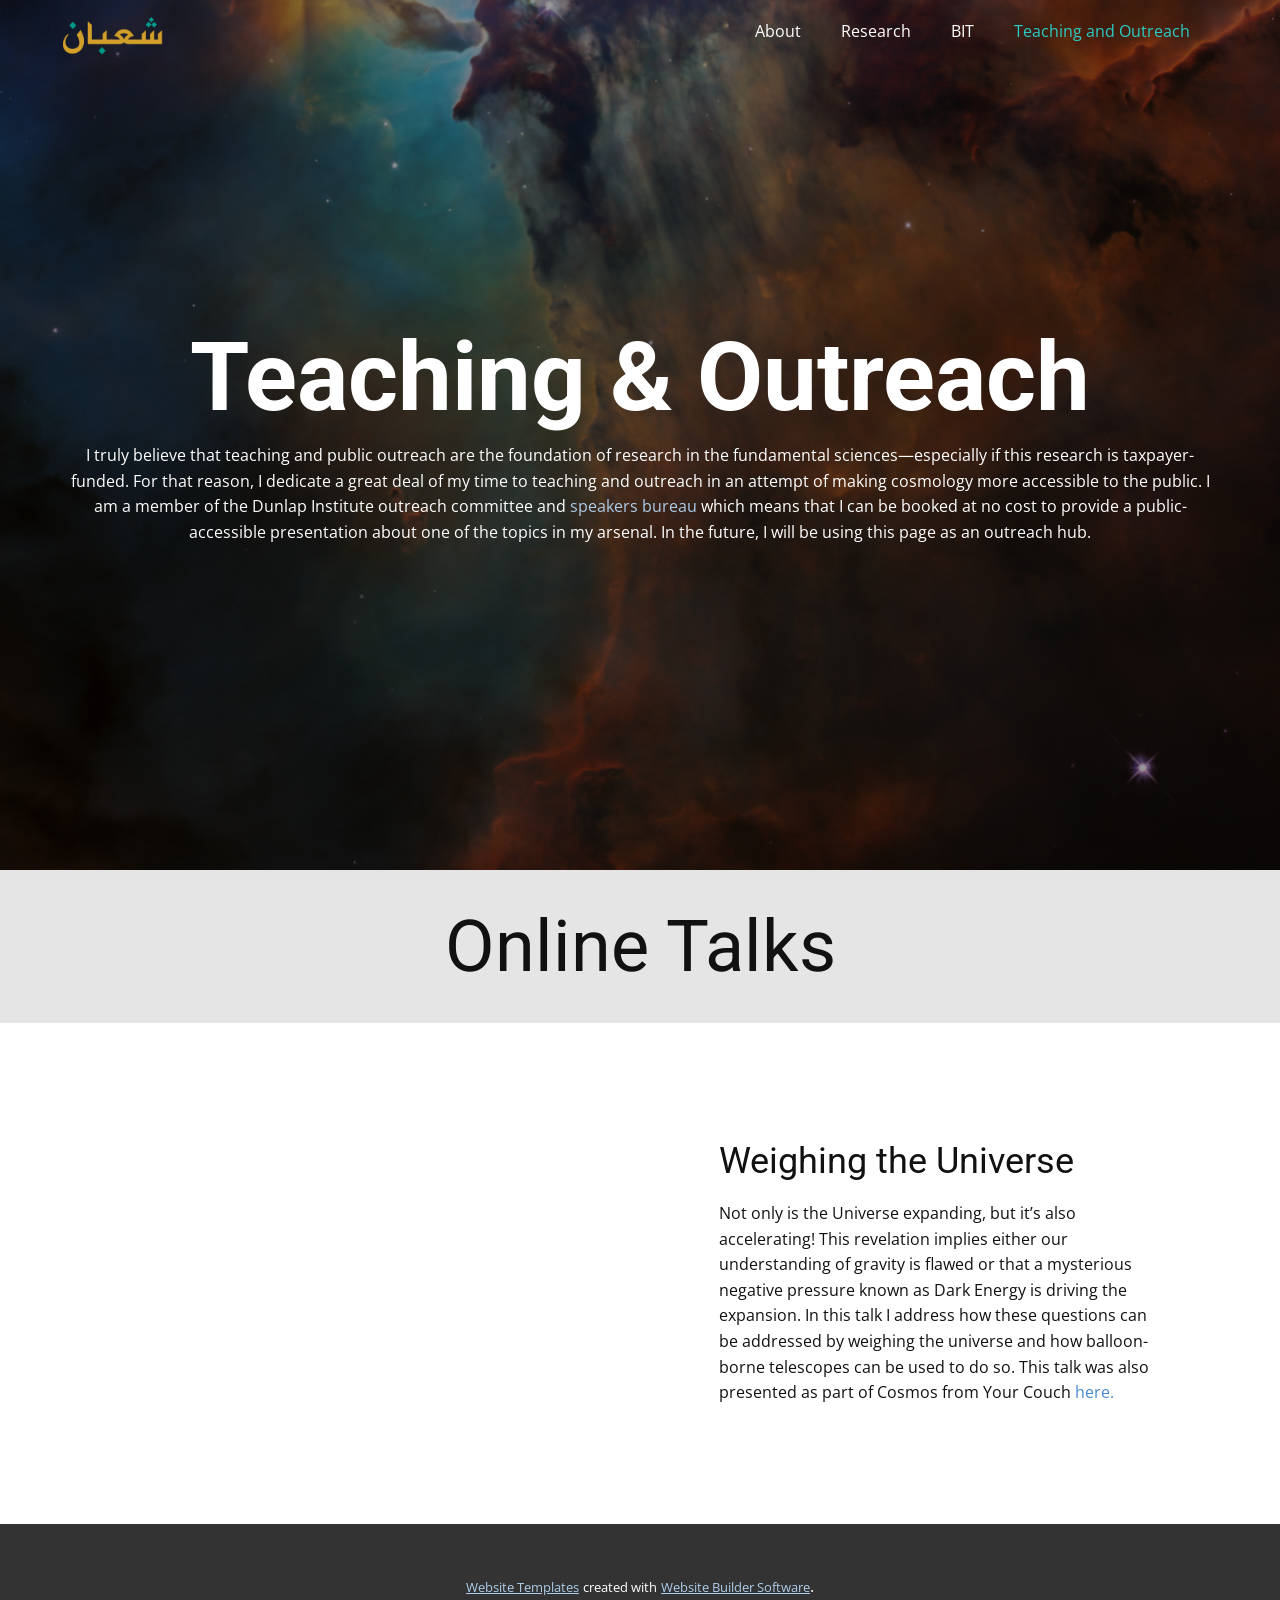
<file: Teaching-and-Outreach.html>
<!DOCTYPE html>
<html style="font-size: 16px;">
  <head>
    <meta name="viewport" content="width=device-width, initial-scale=1.0">
    <meta charset="utf-8">
    <meta name="keywords" content="Teaching &amp; Outreach, Online Talks, Weighing the Universe">
    <meta name="description" content="A physics doctoral candidate at the University of Toronto and the Dunlap Institute for Astronomy and Astrophysics. Before that, he received my BSc (Hons) in Physics and Mathematics from the University of British Columbia. His primary research interests are observational cosmology and instrumentation. He is currently a member of the Balloon Astrophysics Group working on SuperBIT, GigaBIT, and LUVS with a focus on the use of galaxy clusters to understand Dark Matter.">
    <meta name="page_type" content="np-template-header-footer-from-plugin">
    <title>Teaching and Outreach</title>
    <link rel="stylesheet" href="nicepage.css" media="screen">
<link rel="stylesheet" href="Teaching-and-Outreach.css" media="screen">
    <script class="u-script" type="text/javascript" src="jquery.js" defer=""></script>
    <script class="u-script" type="text/javascript" src="nicepage.js" defer=""></script>
    <meta name="generator" content="Nicepage 2.28.1, nicepage.com">
    <link id="u-theme-google-font" rel="stylesheet" href="https://fonts.googleapis.com/css?family=Roboto:100,100i,300,300i,400,400i,500,500i,700,700i,900,900i|Open+Sans:300,300i,400,400i,600,600i,700,700i,800,800i">
    
    
    
    
    <script type="application/ld+json">{
		"@context": "http://schema.org",
		"@type": "Organization",
		"name": "WebSite115450",
		"url": "index.html",
		"logo": "images/aljazeera-svg-removebg-preview1.png"
}</script>
    <meta property="og:title" content="Teaching and Outreach">
    <meta property="og:type" content="website">
    <meta property="og:description" content="A physics doctoral candidate at the University of Toronto and the Dunlap Institute for Astronomy and Astrophysics. Before that, he received my BSc (Hons) in Physics and Mathematics from the University of British Columbia. His primary research interests are observational cosmology and instrumentation. He is currently a member of the Balloon Astrophysics Group working on SuperBIT, GigaBIT, and LUVS with a focus on the use of galaxy clusters to understand Dark Matter.">
    <meta name="theme-color" content="#478ac9">
    <link rel="canonical" href="index.html">
    <meta property="og:url" content="index.html">
  </head>
  <body class="u-body u-overlap"><header class="u-clearfix u-header u-header" id="sec-1306"><div class="u-clearfix u-sheet u-sheet-1">
        <a href="About.html" class="u-image u-logo u-image-1" title="About">
          <img src="images/aljazeera-svg-removebg-preview1.png" class="u-logo-image u-logo-image-1" data-image-width="104.0388">
        </a>
        <nav class="u-menu u-menu-dropdown u-offcanvas u-menu-1">
          <div class="menu-collapse" style="font-size: 1rem; letter-spacing: 0;">
            <a class="u-button-style u-custom-left-right-menu-spacing u-custom-padding-bottom u-custom-top-bottom-menu-spacing u-nav-link u-text-active-palette-4-base u-text-hover-palette-2-base u-text-white" href="#">
              <svg><use xmlns:xlink="http://www.w3.org/1999/xlink" xlink:href="#menu-hamburger"></use></svg>
              <svg version="1.1" xmlns="http://www.w3.org/2000/svg" xmlns:xlink="http://www.w3.org/1999/xlink"><defs><symbol id="menu-hamburger" viewBox="0 0 16 16" style="width: 16px; height: 16px;"><rect y="1" width="16" height="2"></rect><rect y="7" width="16" height="2"></rect><rect y="13" width="16" height="2"></rect>
</symbol>
</defs></svg>
            </a>
          </div>
          <div class="u-custom-menu u-nav-container">
            <ul class="u-nav u-unstyled u-nav-1"><li class="u-nav-item"><a class="u-button-style u-nav-link u-text-active-palette-4-base u-text-hover-palette-2-base u-text-white" href="About.html" style="padding: 10px 20px;">About</a>
</li><li class="u-nav-item"><a class="u-button-style u-nav-link u-text-active-palette-4-base u-text-hover-palette-2-base u-text-white" href="Research.html" style="padding: 10px 20px;">Research</a>
</li><li class="u-nav-item"><a class="u-button-style u-nav-link u-text-active-palette-4-base u-text-hover-palette-2-base u-text-white" href="BIT.html" style="padding: 10px 20px;">BIT</a>
</li><li class="u-nav-item"><a class="u-button-style u-nav-link u-text-active-palette-4-base u-text-hover-palette-2-base u-text-white" href="Teaching-and-Outreach.html" style="padding: 10px 20px;">Teaching and Outreach</a>
</li></ul>
          </div>
          <div class="u-custom-menu u-nav-container-collapse">
            <div class="u-black u-container-style u-inner-container-layout u-opacity u-opacity-95 u-sidenav">
              <div class="u-menu-close"></div>
              <ul class="u-align-center u-nav u-popupmenu-items u-unstyled u-nav-2"><li class="u-nav-item"><a class="u-button-style u-nav-link" href="About.html" style="padding: 10px 20px;">About</a>
</li><li class="u-nav-item"><a class="u-button-style u-nav-link" href="Research.html" style="padding: 10px 20px;">Research</a>
</li><li class="u-nav-item"><a class="u-button-style u-nav-link" href="BIT.html" style="padding: 10px 20px;">BIT</a>
</li><li class="u-nav-item"><a class="u-button-style u-nav-link" href="Teaching-and-Outreach.html" style="padding: 10px 20px;">Teaching and Outreach</a>
</li></ul>
            </div>
            <div class="u-black u-menu-overlay u-opacity u-opacity-70"></div>
          </div>
        </nav>
      </div></header>
    <section class="u-align-center u-clearfix u-image u-shading u-section-1" src="" id="sec-cd46" data-image-width="803" data-image-height="945">
      <div class="u-clearfix u-sheet u-valign-middle u-sheet-1">
        <h1 class="u-align-center u-text u-text-default u-text-white u-title u-text-1">Teaching &amp; Outreach</h1>
        <p class="u-align-center u-text u-text-default u-text-2">I truly believe that teaching and public outreach are the foundation of research in the fundamental sciences—especially if this research is taxpayer-funded. For that reason, I dedicate a great deal of my time to teaching and outreach in an attempt of making cosmology more accessible to the public. I am a member of the Dunlap Institute outreach committee and <a href="#">speakers bureau </a>which means that I can be booked at no cost to provide a public-accessible presentation about one of the topics in my arsenal. In the future, I will be using this page as an outreach hub.<br>
        </p>
      </div>
    </section>
    <section class="u-clearfix u-grey-10 u-section-2" id="sec-eef9">
      <div class="u-clearfix u-sheet u-valign-middle u-sheet-1">
        <h1 class="u-align-center u-heading-font u-text u-text-default u-title u-text-1">Online Talks<br>
        </h1>
      </div>
    </section>
    <section class="u-clearfix u-section-3" id="sec-9fe9">
      <div class="u-clearfix u-sheet u-sheet-1">
        <div class="u-clearfix u-gutter-50 u-layout-wrap u-layout-wrap-1">
          <div class="u-layout">
            <div class="u-layout-row">
              <div class="u-align-left u-container-style u-layout-cell u-left-cell u-size-30 u-layout-cell-1">
                <div class="u-container-layout u-valign-middle u-container-layout-1">
                  <div class="u-expanded u-video u-video-contain">
                    <div style="position: absolute;" class="embed-responsive">
                      <iframe style="position: absolute;top: 0;left: 0;width: 100%;height: 100%;" class="embed-responsive-item" src="https://www.youtube.com/embed/rguVxzo5934?mute=0&amp;showinfo=0&amp;controls=0&amp;start=0" allowfullscreen="" frameborder="0"></iframe>
                    </div>
                  </div>
                </div>
              </div>
              <div class="u-align-left u-container-style u-layout-cell u-right-cell u-size-30 u-layout-cell-2">
                <div class="u-container-layout u-valign-middle u-container-layout-2">
                  <h2 class="u-text u-text-1" spellcheck="false">Weighing the Universe<br>
                  </h2>
                  <p class="u-text u-text-2" spellcheck="false">Not only is the Universe expanding, but it’s also accelerating! This 
revelation implies either our understanding of gravity is flawed or that
 a mysterious negative pressure known as Dark Energy is driving the 
expansion. In this talk I address how these questions can be addressed by weighing the universe and how balloon-borne telescopes can be used to do so. This talk was also presented as part of Cosmos from Your Couch <a href="#">here.</a>
                    <br>
                  </p>
                </div>
              </div>
            </div>
          </div>
        </div>
      </div>
    </section>
    
    
    <footer class="u-align-left u-clearfix u-footer u-grey-80 u-footer" id="sec-6a99"><div class="u-clearfix u-sheet u-sheet-1"></div></footer>
    <section class="u-backlink u-clearfix u-grey-80">
      <a class="u-link" href="https://nicepage.com/website-templates" target="_blank">
        <span>Website Templates</span>
      </a>
      <p class="u-text">
        <span>created with</span>
      </p>
      <a class="u-link" href="https://nicepage.com/" target="_blank">
        <span>Website Builder Software</span>
      </a>. 
    </section>
  </body>
</html>
</file>
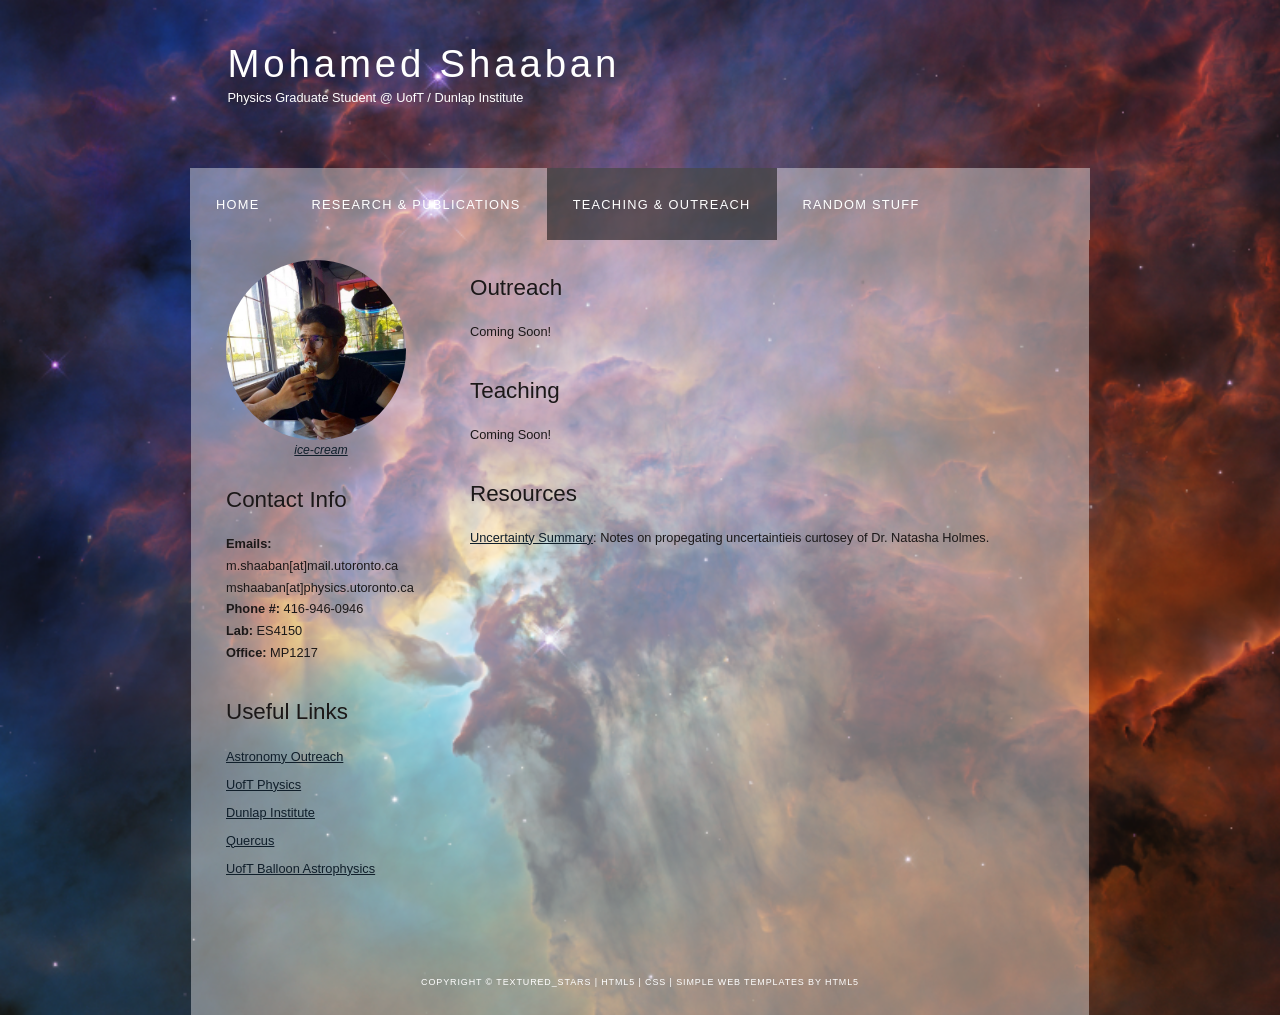
<file: teaching.html>
<!DOCTYPE HTML>
<html>

<head>
  <title>MShaaban</title>
  <meta name="description" content="Shaaban's personal graduate student website" />
  <meta name="keywords" content="shaaban, mohamed, physics, astronomy, balloon, toronto, cosmology, cosmologist" />
  <meta http-equiv="content-type" content="text/html; charset=windows-1252" />
  <link rel="stylesheet" type="text/css" href="style/style.css" title="style" />
</head>


<body>
  <div id="main">
    <div id="header">
      <div id="logo">
        <div id="logo_text">
          <!-- class="logo_colour", allows you to change the colour of the text -->
          <h1><a href="https://www.physics.utoronto.ca/~mshaaban/">Mohamed<span class="logo_colour"> Shaaban</span></a></h1>
          <h2>Physics Graduate Student @ UofT / Dunlap Institute </h2>
        </div>
      </div>
      <div id="menubar">
        <ul id="menu">
          <!-- put class="selected" in the li tag for the selected page - to highlight which page you're on -->
          <li><a href="index.html">Home</a></li>
          <li><a href="research.html">Research & Publications</a></li>
          <li class="selected"><a href="teaching.html">Teaching & Outreach</a></li>
          <li><a href="random.html">Random Stuff</a></li>
        </ul>
      </div>
    </div>
    <div id="site_content">
      <div class="sidebar">
        <!-- insert your sidebar items here -->

        <span class="left"><img src="style/graphic.jpg" alt="example graphic" /></span>
        <center>
          <h5> <a href="https://www.physics.uoguelph.ca/STAO/icecream.html">ice-cream</a> </h5>
        </center>

        <h3>Contact Info</h3>

        <p> <b>Emails:</b> m.shaaban[at]mail.utoronto.ca <br />
          mshaaban[at]physics.utoronto.ca <br />
          <b> Phone #:</b> 416-946-0946 <br />
          <b> Lab:</b> ES4150 <br />
          <b> Office:</b> MP1217
        </p>
        <h3>Useful Links</h3>
        <ul>
          <li><a href="https://universe.utoronto.ca/">Astronomy Outreach</a></li>
          <li><a href="https://www.physics.utoronto.ca/">UofT Physics</a></li>
          <li><a href="http://www.dunlap.utoronto.ca/">Dunlap Institute</a></li>
          <li><a href="https://idpz.utorauth.utoronto.ca/idp/profile/SAML2/Redirect/SSO;jsessionid=EF37C3B94CB5318E8084241233A5EAC9?execution=e1s1">Quercus</a></li>
          <li><a href="https://sites.physics.utoronto.ca/barthnetterfield">UofT Balloon Astrophysics</a></li>
        </ul>
      </div>
      <div id="content">
        <!-- insert the page content here -->
        <h1>Outreach</h1>
        <p>Coming Soon!</p>

        <h1>Teaching</h1>
        <p>Coming Soon!</p>

        <h2>Resources</h2>
        <p>
          <a href="natasha_uncert.pdf">Uncertainty Summary</a>:
          Notes on propegating uncertaintieis curtosey of Dr. Natasha Holmes.
        </p>

      </div>
    </div>
    <div id="footer">
      Copyright &copy; textured_stars | <a href="http://validator.w3.org/check?uri=referer">HTML5</a> | <a href="http://jigsaw.w3.org/css-validator/check/referer">CSS</a>
      | <a href="http://www.html5webtemplates.co.uk">Simple web templates by HTML5</a>
    </div>
  </div>
</body>

</html>
</file>
